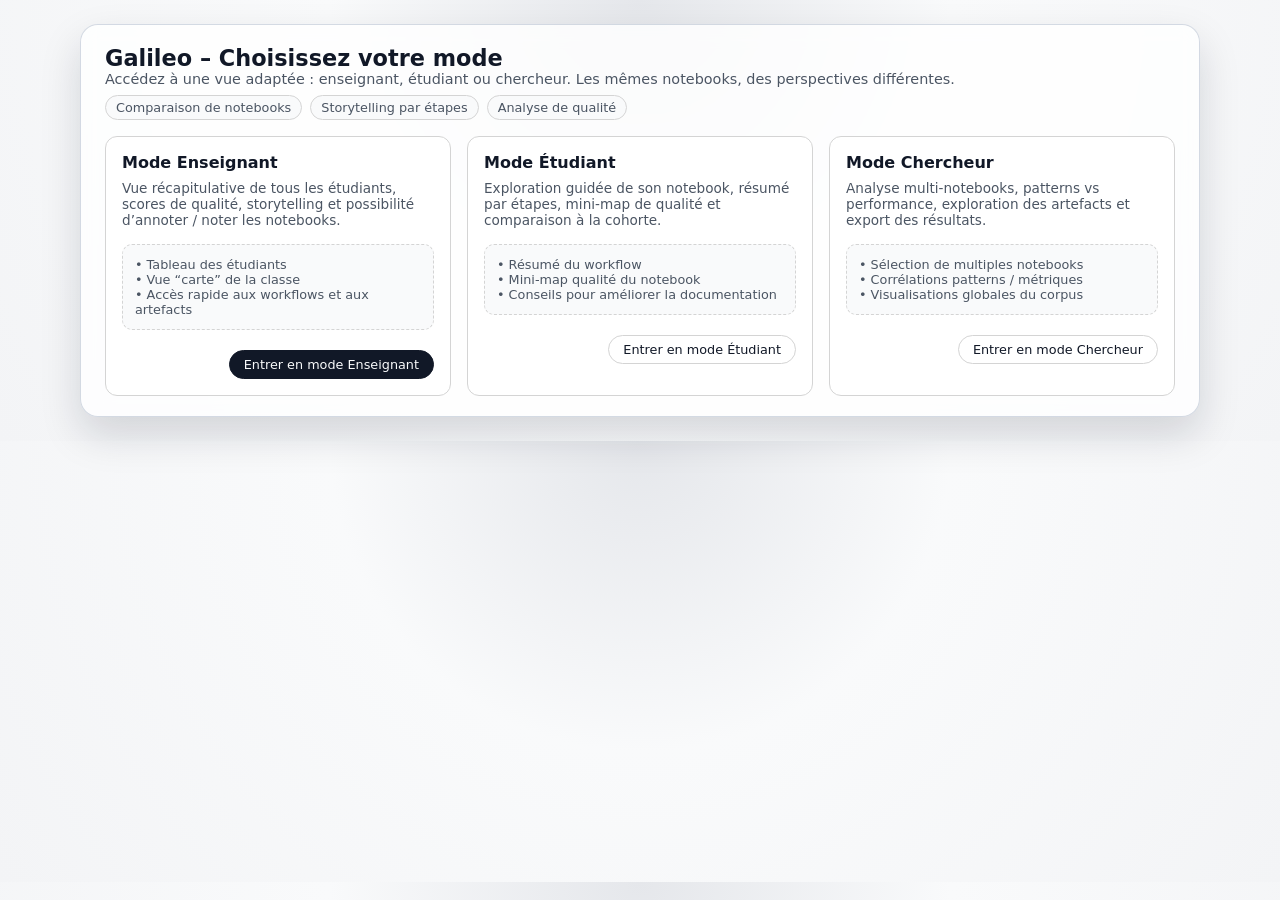
<file: index.html>
<!DOCTYPE html>
<html lang="fr">
<head>
  <meta charset="UTF-8" />
  <title>Galileo – Accueil</title>
  <meta name="viewport" content="width=device-width, initial-scale=1.0" />
  <style>
    :root {
      --bg: #f5f5f5;
      --panel: #ffffff;
      --border: #d4d4d4;
      --accent: #111827;
      --accent-soft: #e5e7eb;
      --text-main: #111827;
      --text-muted: #4b5563;
      --radius-lg: 12px;
    }

    * {
      box-sizing: border-box;
    }

    body {
      margin: 0;
      padding: 24px;
      font-family: system-ui, -apple-system, BlinkMacSystemFont, "Segoe UI", sans-serif;
      background: radial-gradient(circle at top, #e5e7eb 0, #f9fafb 40%, #f3f4f6 100%);
      color: var(--text-main);
    }

    .app {
      max-width: 1120px;
      margin: 0 auto;
      background: rgba(255, 255, 255, 0.8);
      backdrop-filter: blur(10px);
      border-radius: 18px;
      border: 1px solid rgba(148, 163, 184, 0.4);
      box-shadow: 0 18px 40px rgba(15, 23, 42, 0.15);
      padding: 20px 24px;
    }

    .header {
      display: flex;
      flex-direction: column;
      gap: 8px;
      margin-bottom: 16px;
    }

    .title-row {
      display: flex;
      justify-content: space-between;
      align-items: center;
      gap: 8px;
      flex-wrap: wrap;
    }

    h1 {
      font-size: 1.4rem;
      margin: 0;
    }

    .subtitle {
      font-size: 0.9rem;
      color: var(--text-muted);
      margin: 0;
    }

    .role-tags {
      display: flex;
      gap: 8px;
      flex-wrap: wrap;
    }

    .pill {
      border-radius: 999px;
      border: 1px solid var(--border);
      padding: 4px 10px;
      font-size: 0.8rem;
      background: #f9fafb;
      color: var(--text-muted);
    }

    .main {
      display: grid;
      grid-template-columns: repeat(3, minmax(0, 1fr));
      gap: 16px;
      margin-top: 16px;
    }

    @media (max-width: 900px) {
      .main {
        grid-template-columns: repeat(1, minmax(0, 1fr));
      }
    }

    .card {
      background: var(--panel);
      border-radius: var(--radius-lg);
      padding: 16px;
      border: 1px solid var(--border);
      display: flex;
      flex-direction: column;
      gap: 8px;
    }

    .card h2 {
      font-size: 1rem;
      margin: 0;
    }

    .card p {
      font-size: 0.85rem;
      color: var(--text-muted);
      margin: 0;
    }

    .placeholder-block {
      margin-top: 8px;
      border-radius: 10px;
      border: 1px dashed var(--border);
      background: #f9fafb;
      padding: 12px;
      font-size: 0.8rem;
      color: var(--text-muted);
    }

    .button-row {
      margin-top: 12px;
      display: flex;
      justify-content: flex-end;
    }

    .btn {
      border-radius: 999px;
      border: 1px solid var(--accent);
      padding: 6px 14px;
      font-size: 0.8rem;
      background: #111827;
      color: #f9fafb;
      cursor: pointer;
      text-decoration: none;
    }

    .btn-ghost {
      background: transparent;
      color: var(--accent);
      border-color: var(--border);
    }
  </style>
</head>
<body>
  <div class="app">
    <header class="header">
      <div class="title-row">
        <div>
          <h1>Galileo – Choisissez votre mode</h1>
          <p class="subtitle">
            Accédez à une vue adaptée : enseignant, étudiant ou chercheur. Les mêmes notebooks, des perspectives différentes.
          </p>
        </div>
      </div>
      <div class="role-tags">
        <span class="pill">Comparaison de notebooks</span>
        <span class="pill">Storytelling par étapes</span>
        <span class="pill">Analyse de qualité</span>
      </div>
    </header>

    <main class="main">
      <section class="card">
        <h2>Mode Enseignant</h2>
        <p>
          Vue récapitulative de tous les étudiants, scores de qualité, storytelling et possibilité d’annoter / noter les notebooks.
        </p>
        <div class="placeholder-block">
          • Tableau des étudiants<br />
          • Vue “carte” de la classe<br />
          • Accès rapide aux workflows et aux artefacts
        </div>
        <div class="button-row">
          <a href="teacher_overview.html" class="btn">Entrer en mode Enseignant</a>
        </div>
      </section>

      <section class="card">
        <h2>Mode Étudiant</h2>
        <p>
          Exploration guidée de son notebook, résumé par étapes, mini-map de qualité et comparaison à la cohorte.
        </p>
        <div class="placeholder-block">
          • Résumé du workflow<br />
          • Mini-map qualité du notebook<br />
          • Conseils pour améliorer la documentation
        </div>
        <div class="button-row">
          <a href="student_dashboard.html" class="btn btn-ghost">Entrer en mode Étudiant</a>
        </div>
      </section>

      <section class="card">
        <h2>Mode Chercheur</h2>
        <p>
          Analyse multi-notebooks, patterns vs performance, exploration des artefacts et export des résultats.
        </p>
        <div class="placeholder-block">
          • Sélection de multiples notebooks<br />
          • Corrélations patterns / métriques<br />
          • Visualisations globales du corpus
        </div>
        <div class="button-row">
          <a href="researcher_dashboard.html" class="btn btn-ghost">Entrer en mode Chercheur</a>
        </div>
      </section>
    </main>
  </div>
</body>
</html>
</file>
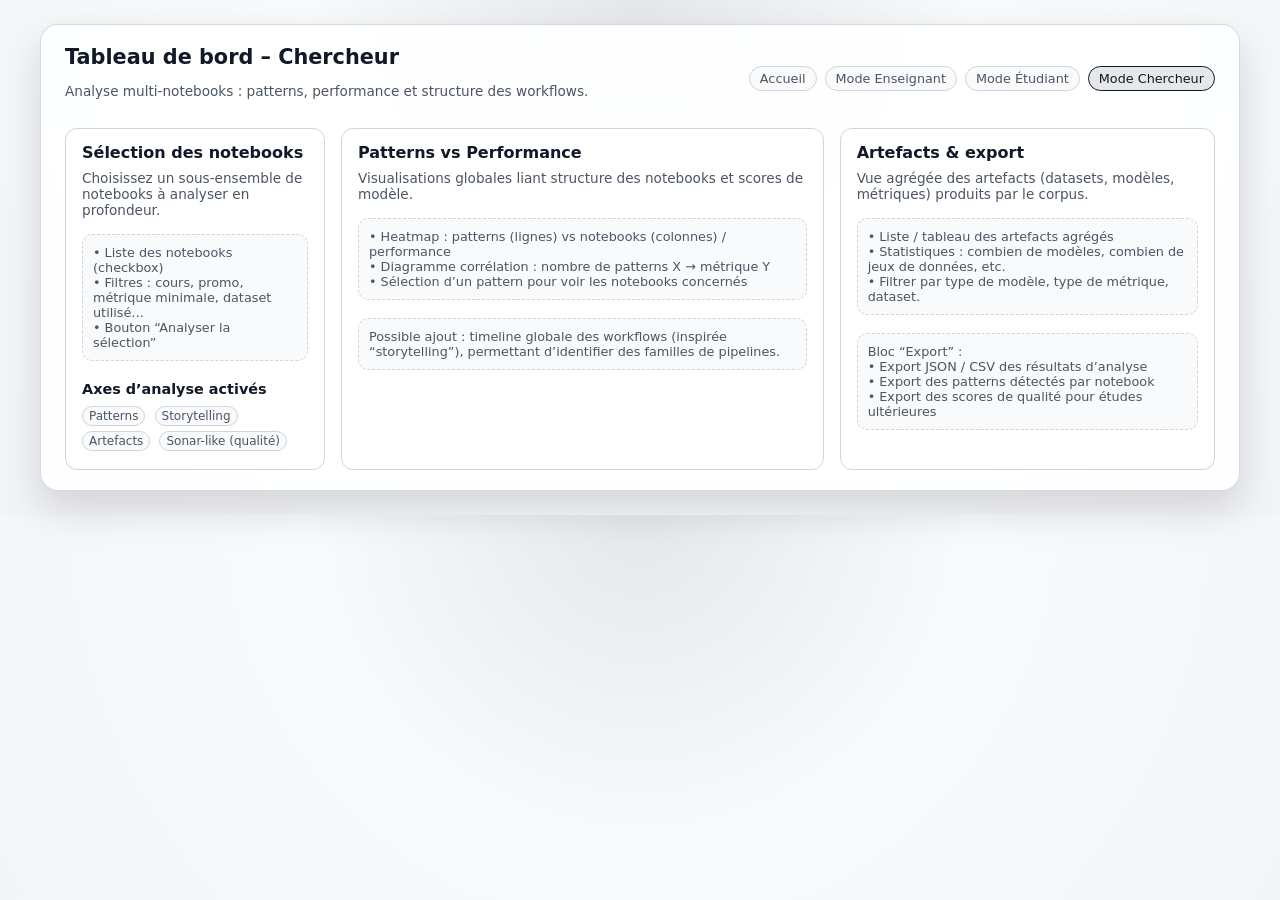
<file: researcher_dashboard.html>
<!DOCTYPE html>
<html lang="fr">
<head>
  <meta charset="UTF-8" />
  <title>Galileo – Tableau de bord Chercheur</title>
  <meta name="viewport" content="width=device-width, initial-scale=1.0" />
  <style>
    :root {
      --bg: #f5f5f5;
      --panel: #ffffff;
      --border: #d4d4d4;
      --accent: #111827;
      --text-main: #111827;
      --text-muted: #4b5563;
      --radius-lg: 12px;
    }

    * { box-sizing: border-box; }

    body {
      margin: 0;
      padding: 24px;
      font-family: system-ui, -apple-system, BlinkMacSystemFont, "Segoe UI", sans-serif;
      background: radial-gradient(circle at top, #e5e7eb 0, #f9fafb 40%, #f3f4f6 100%);
      color: var(--text-main);
    }

    .app {
      max-width: 1200px;
      margin: 0 auto;
      background: rgba(255, 255, 255, 0.9);
      border-radius: 18px;
      border: 1px solid rgba(148, 163, 184, 0.4);
      box-shadow: 0 18px 40px rgba(15, 23, 42, 0.15);
      padding: 20px 24px;
      display: flex;
      flex-direction: column;
      gap: 16px;
    }

    header {
      display: flex;
      justify-content: space-between;
      gap: 12px;
      flex-wrap: wrap;
      align-items: center;
    }

    h1 {
      margin: 0;
      font-size: 1.3rem;
    }

    .subtitle {
      font-size: 0.85rem;
      color: var(--text-muted);
    }

    .nav {
      display: flex;
      gap: 8px;
      align-items: center;
      flex-wrap: wrap;
    }

    .pill {
      border-radius: 999px;
      border: 1px solid var(--border);
      padding: 4px 10px;
      font-size: 0.8rem;
      background: #f9fafb;
      color: var(--text-muted);
      text-decoration: none;
    }

    .pill-strong {
      border-color: #111827;
      color: #111827;
      background: #e5e7eb;
    }

    .layout {
      display: grid;
      grid-template-columns: 260px minmax(0, 1.8fr) minmax(0, 1.4fr);
      gap: 16px;
    }

    @media (max-width: 1100px) {
      .layout {
        grid-template-columns: 1fr;
      }
    }

    .card {
      background: var(--panel);
      border-radius: var(--radius-lg);
      border: 1px solid var(--border);
      padding: 14px 16px;
      display: flex;
      flex-direction: column;
      gap: 8px;
    }

    .card h2 {
      margin: 0;
      font-size: 1rem;
    }

    .card p {
      margin: 0;
      font-size: 0.85rem;
      color: var(--text-muted);
    }

    .placeholder {
      margin-top: 8px;
      padding: 10px;
      font-size: 0.8rem;
      border-radius: 10px;
      border: 1px dashed var(--border);
      background: #f9fafb;
      color: var(--text-muted);
    }

    .tag {
      border-radius: 999px;
      padding: 2px 6px;
      border: 1px solid var(--border);
      font-size: 0.75rem;
      background: #f9fafb;
      color: var(--text-muted);
      display: inline-block;
      margin-right: 4px;
      margin-bottom: 4px;
    }
  </style>
</head>
<body>
  <div class="app">
    <header>
      <div>
        <h1>Tableau de bord – Chercheur</h1>
        <p class="subtitle">
          Analyse multi-notebooks : patterns, performance et structure des workflows.
        </p>
      </div>
      <nav class="nav">
        <a href="homepage.html" class="pill">Accueil</a>
        <a href="teacher_overview.html" class="pill">Mode Enseignant</a>
        <a href="student_dashboard.html" class="pill">Mode Étudiant</a>
        <span class="pill pill-strong">Mode Chercheur</span>
      </nav>
    </header>

    <main class="layout">
      <section class="card">
        <h2>Sélection des notebooks</h2>
        <p>Choisissez un sous-ensemble de notebooks à analyser en profondeur.</p>

        <div class="placeholder">
          • Liste des notebooks (checkbox)<br />
          • Filtres : cours, promo, métrique minimale, dataset utilisé…<br />
          • Bouton “Analyser la sélection”
        </div>

        <h2 style="font-size: 0.9rem; margin-top: 12px;">Axes d’analyse activés</h2>
        <div>
          <span class="tag">Patterns</span>
          <span class="tag">Storytelling</span>
          <span class="tag">Artefacts</span>
          <span class="tag">Sonar-like (qualité)</span>
        </div>
      </section>

      <section class="card">
        <h2>Patterns vs Performance</h2>
        <p>Visualisations globales liant structure des notebooks et scores de modèle.</p>

        <div class="placeholder">
          • Heatmap : patterns (lignes) vs notebooks (colonnes) / performance<br />
          • Diagramme corrélation : nombre de patterns X → métrique Y<br />
          • Sélection d’un pattern pour voir les notebooks concernés
        </div>

        <div class="placeholder" style="margin-top: 10px;">
          Possible ajout : timeline globale des workflows (inspirée “storytelling”),
          permettant d’identifier des familles de pipelines.
        </div>
      </section>

      <section class="card">
        <h2>Artefacts & export</h2>
        <p>Vue agrégée des artefacts (datasets, modèles, métriques) produits par le corpus.</p>

        <div class="placeholder">
          • Liste / tableau des artefacts agrégés<br />
          • Statistiques : combien de modèles, combien de jeux de données, etc.<br />
          • Filtrer par type de modèle, type de métrique, dataset.
        </div>

        <div class="placeholder" style="margin-top: 10px;">
          Bloc “Export” :<br />
          • Export JSON / CSV des résultats d’analyse<br />
          • Export des patterns détectés par notebook<br />
          • Export des scores de qualité pour études ultérieures
        </div>
      </section>
    </main>
  </div>
</body>
</html>
</file>
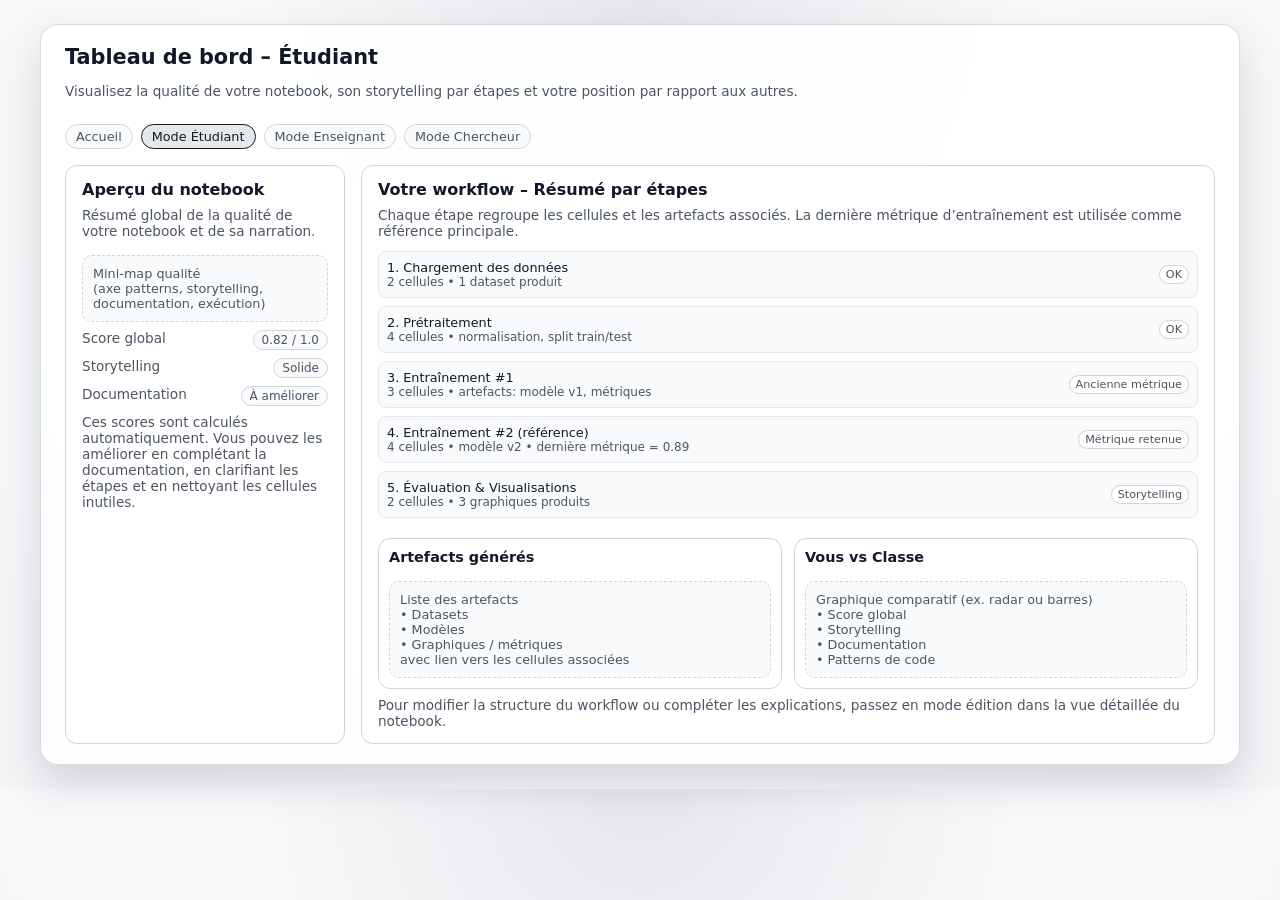
<file: student_dashboard.html>
<!DOCTYPE html>
<html lang="fr">
<head>
  <meta charset="UTF-8" />
  <title>Galileo – Tableau de bord Étudiant</title>
  <meta name="viewport" content="width=device-width, initial-scale=1.0" />
  <style>
    :root {
      --bg: #f5f5f5;
      --panel: #ffffff;
      --border: #d4d4d4;
      --accent: #111827;
      --text-main: #111827;
      --text-muted: #4b5563;
      --radius-lg: 12px;
    }

    * { box-sizing: border-box; }

    body {
      margin: 0;
      padding: 24px;
      font-family: system-ui, -apple-system, BlinkMacSystemFont, "Segoe UI", sans-serif;
      background: radial-gradient(circle at top, #e5e7eb 0, #f9fafb 40%, #f3f4f6 100%);
      color: var(--text-main);
    }

    .app {
      max-width: 1200px;
      margin: 0 auto;
      background: rgba(255, 255, 255, 0.9);
      border-radius: 18px;
      border: 1px solid rgba(148, 163, 184, 0.4);
      box-shadow: 0 18px 40px rgba(15, 23, 42, 0.15);
      padding: 20px 24px;
      display: flex;
      flex-direction: column;
      gap: 16px;
    }

    header {
      display: flex;
      justify-content: space-between;
      gap: 12px;
      flex-wrap: wrap;
    }

    h1 {
      margin: 0;
      font-size: 1.3rem;
    }

    .subtitle {
      font-size: 0.85rem;
      color: var(--text-muted);
    }

    .nav {
      display: flex;
      gap: 8px;
      align-items: center;
      flex-wrap: wrap;
    }

    .pill {
      border-radius: 999px;
      border: 1px solid var(--border);
      padding: 4px 10px;
      font-size: 0.8rem;
      background: #f9fafb;
      color: var(--text-muted);
      text-decoration: none;
    }

    .pill-strong {
      border-color: #111827;
      color: #111827;
      background: #e5e7eb;
    }

    .layout {
      display: grid;
      grid-template-columns: 280px minmax(0, 1fr);
      gap: 16px;
    }

    @media (max-width: 900px) {
      .layout {
        grid-template-columns: 1fr;
      }
    }

    .card {
      background: var(--panel);
      border-radius: var(--radius-lg);
      border: 1px solid var(--border);
      padding: 14px 16px;
      display: flex;
      flex-direction: column;
      gap: 8px;
    }

    .card h2 {
      margin: 0;
      font-size: 1rem;
    }

    .card p {
      margin: 0;
      font-size: 0.85rem;
      color: var(--text-muted);
    }

    .placeholder {
      margin-top: 8px;
      padding: 10px;
      font-size: 0.8rem;
      border-radius: 10px;
      border: 1px dashed var(--border);
      background: #f9fafb;
      color: var(--text-muted);
    }

    .grid-2 {
      display: grid;
      grid-template-columns: repeat(2, minmax(0, 1fr));
      gap: 12px;
    }

    @media (max-width: 900px) {
      .grid-2 {
        grid-template-columns: 1fr;
      }
    }

    .score-row {
      display: flex;
      justify-content: space-between;
      font-size: 0.85rem;
      color: var(--text-muted);
    }

    .score-badge {
      border-radius: 999px;
      padding: 2px 8px;
      border: 1px solid var(--border);
      font-size: 0.75rem;
      background: #f9fafb;
    }

    .steps {
      display: flex;
      flex-direction: column;
      gap: 8px;
      margin-top: 4px;
    }

    .step {
      padding: 8px;
      border-radius: 8px;
      border: 1px solid #e5e7eb;
      background: #f9fafb;
      font-size: 0.8rem;
      display: flex;
      justify-content: space-between;
      align-items: center;
      gap: 8px;
    }

    .step-title {
      font-weight: 500;
    }

    .step-meta {
      font-size: 0.75rem;
      color: var(--text-muted);
    }

    .tag {
      border-radius: 999px;
      border: 1px solid var(--border);
      padding: 2px 6px;
      font-size: 0.7rem;
      background: #ffffff;
      color: var(--text-muted);
    }

    .footer-hint {
      margin-top: 8px;
      font-size: 0.8rem;
      color: var(--text-muted);
    }
  </style>
</head>
<body>
  <div class="app">
    <header>
      <div>
        <h1>Tableau de bord – Étudiant</h1>
        <p class="subtitle">
          Visualisez la qualité de votre notebook, son storytelling par étapes et votre position par rapport aux autres.
        </p>
      </div>
      <nav class="nav">
        <a href="homepage.html" class="pill">Accueil</a>
        <span class="pill pill-strong">Mode Étudiant</span>
        <a href="teacher_overview.html" class="pill">Mode Enseignant</a>
        <a href="researcher_dashboard.html" class="pill">Mode Chercheur</a>
      </nav>
    </header>

    <main class="layout">
      <!-- Colonne gauche : aperçu & mini-map -->
      <section class="card">
        <h2>Aperçu du notebook</h2>
        <p>Résumé global de la qualité de votre notebook et de sa narration.</p>

        <div class="placeholder">
          Mini-map qualité<br />
          (axe patterns, storytelling, documentation, exécution)
        </div>

        <div class="score-row">
          <span>Score global</span>
          <span class="score-badge">0.82 / 1.0</span>
        </div>
        <div class="score-row">
          <span>Storytelling</span>
          <span class="score-badge">Solide</span>
        </div>
        <div class="score-row">
          <span>Documentation</span>
          <span class="score-badge">À améliorer</span>
        </div>

        <p class="footer-hint">
          Ces scores sont calculés automatiquement. Vous pouvez les améliorer en complétant la documentation,
          en clarifiant les étapes et en nettoyant les cellules inutiles.
        </p>
      </section>

      <!-- Colonne droite : workflow, artefacts, comparaison -->
      <section class="card">
        <h2>Votre workflow – Résumé par étapes</h2>
        <p>
          Chaque étape regroupe les cellules et les artefacts associés. La dernière métrique d’entraînement est utilisée
          comme référence principale.
        </p>

        <div class="steps">
          <div class="step">
            <div>
              <div class="step-title">1. Chargement des données</div>
              <div class="step-meta">2 cellules • 1 dataset produit</div>
            </div>
            <span class="tag">OK</span>
          </div>
          <div class="step">
            <div>
              <div class="step-title">2. Prétraitement</div>
              <div class="step-meta">4 cellules • normalisation, split train/test</div>
            </div>
            <span class="tag">OK</span>
          </div>
          <div class="step">
            <div>
              <div class="step-title">3. Entraînement #1</div>
              <div class="step-meta">3 cellules • artefacts: modèle v1, métriques</div>
            </div>
            <span class="tag">Ancienne métrique</span>
          </div>
          <div class="step">
            <div>
              <div class="step-title">4. Entraînement #2 (référence)</div>
              <div class="step-meta">
                4 cellules • modèle v2 • dernière métrique = 0.89
              </div>
            </div>
            <span class="tag">Métrique retenue</span>
          </div>
          <div class="step">
            <div>
              <div class="step-title">5. Évaluation & Visualisations</div>
              <div class="step-meta">2 cellules • 3 graphiques produits</div>
            </div>
            <span class="tag">Storytelling</span>
          </div>
        </div>

        <div class="grid-2" style="margin-top: 12px;">
          <div class="card" style="padding: 10px;">
            <h2 style="font-size: 0.9rem;">Artefacts générés</h2>
            <div class="placeholder">
              Liste des artefacts<br />
              • Datasets<br />
              • Modèles<br />
              • Graphiques / métriques<br />
              avec lien vers les cellules associées
            </div>
          </div>
          <div class="card" style="padding: 10px;">
            <h2 style="font-size: 0.9rem;">Vous vs Classe</h2>
            <div class="placeholder">
              Graphique comparatif (ex. radar ou barres)<br />
              • Score global<br />
              • Storytelling<br />
              • Documentation<br />
              • Patterns de code
            </div>
          </div>
        </div>

        <p class="footer-hint">
          Pour modifier la structure du workflow ou compléter les explications,
          passez en mode édition dans la vue détaillée du notebook.
        </p>
      </section>
    </main>
  </div>
</body>
</html>
</file>
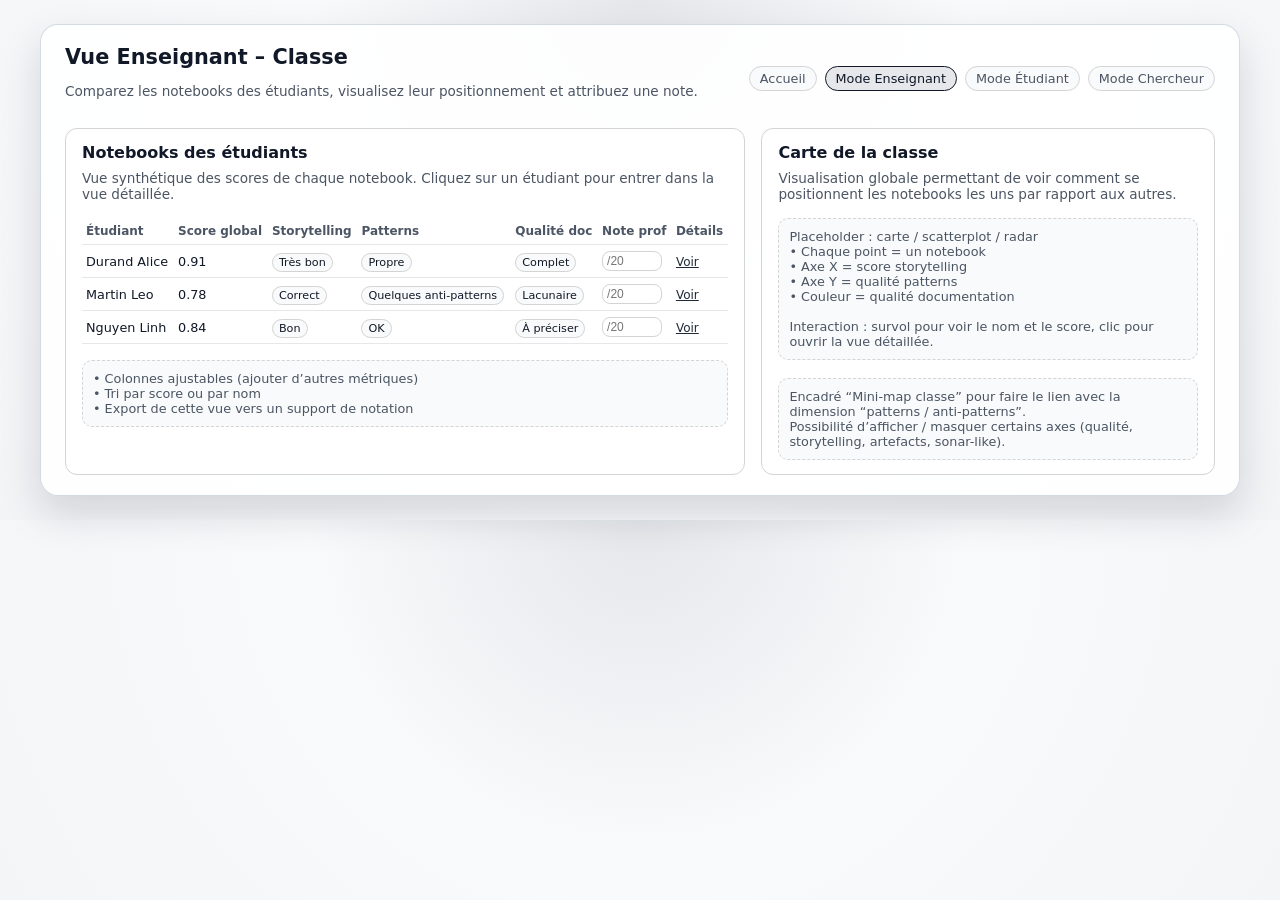
<file: teacher_overview.html>
<!DOCTYPE html>
<html lang="fr">
<head>
  <meta charset="UTF-8" />
  <title>Galileo – Vue Enseignant (classe)</title>
  <meta name="viewport" content="width=device-width, initial-scale=1.0" />
  <style>
    :root {
      --bg: #f5f5f5;
      --panel: #ffffff;
      --border: #d4d4d4;
      --accent: #111827;
      --text-main: #111827;
      --text-muted: #4b5563;
      --radius-lg: 12px;
    }

    * { box-sizing: border-box; }

    body {
      margin: 0;
      padding: 24px;
      font-family: system-ui, -apple-system, BlinkMacSystemFont, "Segoe UI", sans-serif;
      background: radial-gradient(circle at top, #e5e7eb 0, #f9fafb 40%, #f3f4f6 100%);
      color: var(--text-main);
    }

    .app {
      max-width: 1200px;
      margin: 0 auto;
      background: rgba(255, 255, 255, 0.9);
      border-radius: 18px;
      border: 1px solid rgba(148, 163, 184, 0.4);
      box-shadow: 0 18px 40px rgba(15, 23, 42, 0.15);
      padding: 20px 24px;
      display: flex;
      flex-direction: column;
      gap: 16px;
    }

    header {
      display: flex;
      justify-content: space-between;
      gap: 12px;
      flex-wrap: wrap;
      align-items: center;
    }

    h1 {
      margin: 0;
      font-size: 1.3rem;
    }

    .subtitle {
      font-size: 0.85rem;
      color: var(--text-muted);
    }

    .nav {
      display: flex;
      gap: 8px;
      align-items: center;
      flex-wrap: wrap;
    }

    .pill {
      border-radius: 999px;
      border: 1px solid var(--border);
      padding: 4px 10px;
      font-size: 0.8rem;
      background: #f9fafb;
      color: var(--text-muted);
      text-decoration: none;
    }

    .pill-strong {
      border-color: #111827;
      color: #111827;
      background: #e5e7eb;
    }

    .layout {
      display: grid;
      grid-template-columns: 3fr 2fr;
      gap: 16px;
    }

    @media (max-width: 1000px) {
      .layout {
        grid-template-columns: 1fr;
      }
    }

    .card {
      background: var(--panel);
      border-radius: var(--radius-lg);
      border: 1px solid var(--border);
      padding: 14px 16px;
      display: flex;
      flex-direction: column;
      gap: 8px;
    }

    .card h2 {
      margin: 0;
      font-size: 1rem;
    }

    .card p {
      margin: 0;
      font-size: 0.85rem;
      color: var(--text-muted);
    }

    table {
      width: 100%;
      border-collapse: collapse;
      font-size: 0.8rem;
      margin-top: 8px;
    }

    th, td {
      border-bottom: 1px solid #e5e7eb;
      padding: 6px 4px;
      text-align: left;
    }

    th {
      font-size: 0.75rem;
      color: var(--text-muted);
    }

    tr:hover td {
      background: #f9fafb;
    }

    .badge {
      border-radius: 999px;
      padding: 2px 6px;
      border: 1px solid var(--border);
      font-size: 0.7rem;
      background: #f9fafb;
    }

    .placeholder {
      margin-top: 8px;
      padding: 10px;
      font-size: 0.8rem;
      border-radius: 10px;
      border: 1px dashed var(--border);
      background: #f9fafb;
      color: var(--text-muted);
    }

    .note-input {
      width: 60px;
      padding: 2px 4px;
      font-size: 0.75rem;
      border-radius: 8px;
      border: 1px solid var(--border);
    }

    .link {
      font-size: 0.75rem;
      color: #1f2937;
      text-decoration: underline;
      cursor: pointer;
    }
  </style>
</head>
<body>
  <div class="app">
    <header>
      <div>
        <h1>Vue Enseignant – Classe</h1>
        <p class="subtitle">
          Comparez les notebooks des étudiants, visualisez leur positionnement et attribuez une note.
        </p>
      </div>
      <nav class="nav">
        <a href="homepage.html" class="pill">Accueil</a>
        <span class="pill pill-strong">Mode Enseignant</span>
        <a href="student_dashboard.html" class="pill">Mode Étudiant</a>
        <a href="researcher_dashboard.html" class="pill">Mode Chercheur</a>
      </nav>
    </header>

    <main class="layout">
      <!-- Tableau des étudiants -->
      <section class="card">
        <h2>Notebooks des étudiants</h2>
        <p>
          Vue synthétique des scores de chaque notebook. Cliquez sur un étudiant pour entrer dans la vue détaillée.
        </p>

        <table>
          <thead>
            <tr>
              <th>Étudiant</th>
              <th>Score global</th>
              <th>Storytelling</th>
              <th>Patterns</th>
              <th>Qualité doc</th>
              <th>Note prof</th>
              <th>Détails</th>
            </tr>
          </thead>
          <tbody>
            <tr>
              <td>Durand Alice</td>
              <td>0.91</td>
              <td><span class="badge">Très bon</span></td>
              <td><span class="badge">Propre</span></td>
              <td><span class="badge">Complet</span></td>
              <td><input class="note-input" placeholder="/20" /></td>
              <td><a href="teacher_student_notebook.html" class="link">Voir</a></td>
            </tr>
            <tr>
              <td>Martin Leo</td>
              <td>0.78</td>
              <td><span class="badge">Correct</span></td>
              <td><span class="badge">Quelques anti-patterns</span></td>
              <td><span class="badge">Lacunaire</span></td>
              <td><input class="note-input" placeholder="/20" /></td>
              <td><a href="teacher_student_notebook.html" class="link">Voir</a></td>
            </tr>
            <tr>
              <td>Nguyen Linh</td>
              <td>0.84</td>
              <td><span class="badge">Bon</span></td>
              <td><span class="badge">OK</span></td>
              <td><span class="badge">À préciser</span></td>
              <td><input class="note-input" placeholder="/20" /></td>
              <td><a href="teacher_student_notebook.html" class="link">Voir</a></td>
            </tr>
          </tbody>
        </table>

        <div class="placeholder">
          • Colonnes ajustables (ajouter d’autres métriques)<br />
          • Tri par score ou par nom<br />
          • Export de cette vue vers un support de notation
        </div>
      </section>

      <!-- Carte comparative / minimap classe -->
      <section class="card">
        <h2>Carte de la classe</h2>
        <p>
          Visualisation globale permettant de voir comment se positionnent les notebooks les uns par rapport aux autres.
        </p>

        <div class="placeholder">
          Placeholder : carte / scatterplot / radar<br />
          • Chaque point = un notebook<br />
          • Axe X = score storytelling<br />
          • Axe Y = qualité patterns<br />
          • Couleur = qualité documentation<br /><br />
          Interaction : survol pour voir le nom et le score, clic pour ouvrir la vue détaillée.
        </div>

        <div class="placeholder" style="margin-top: 10px;">
          Encadré “Mini-map classe” pour faire le lien avec la dimension “patterns / anti-patterns”.<br />
          Possibilité d’afficher / masquer certains axes (qualité, storytelling, artefacts, sonar-like).
        </div>
      </section>
    </main>
  </div>
</body>
</html>
</file>
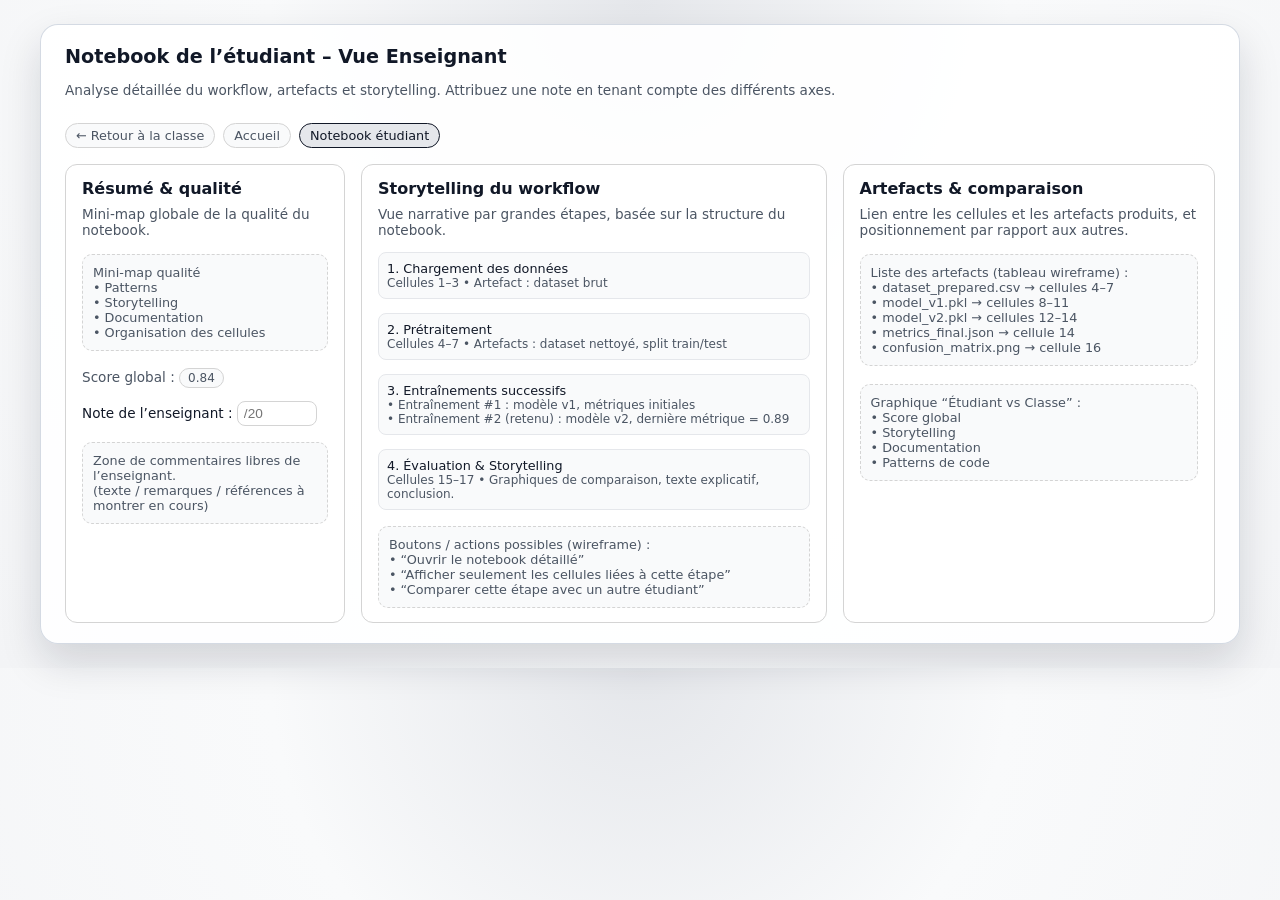
<file: teacher_student_notebook.html>
<!DOCTYPE html>
<html lang="fr">
<head>
  <meta charset="UTF-8" />
  <title>Galileo – Notebook d’un étudiant (enseignant)</title>
  <meta name="viewport" content="width=device-width, initial-scale=1.0" />
  <style>
    :root {
      --bg: #f5f5f5;
      --panel: #ffffff;
      --border: #d4d4d4;
      --accent: #111827;
      --text-main: #111827;
      --text-muted: #4b5563;
      --radius-lg: 12px;
    }

    * { box-sizing: border-box; }

    body {
      margin: 0;
      padding: 24px;
      font-family: system-ui, -apple-system, BlinkMacSystemFont, "Segoe UI", sans-serif;
      background: radial-gradient(circle at top, #e5e7eb 0, #f9fafb 40%, #f3f4f6 100%);
      color: var(--text-main);
    }

    .app {
      max-width: 1200px;
      margin: 0 auto;
      background: rgba(255, 255, 255, 0.9);
      border-radius: 18px;
      border: 1px solid rgba(148, 163, 184, 0.4);
      box-shadow: 0 18px 40px rgba(15, 23, 42, 0.15);
      padding: 20px 24px;
      display: flex;
      flex-direction: column;
      gap: 16px;
    }

    header {
      display: flex;
      justify-content: space-between;
      gap: 12px;
      flex-wrap: wrap;
      align-items: center;
    }

    h1 {
      margin: 0;
      font-size: 1.2rem;
    }

    .subtitle {
      font-size: 0.85rem;
      color: var(--text-muted);
    }

    .nav {
      display: flex;
      gap: 8px;
      align-items: center;
      flex-wrap: wrap;
    }

    .pill {
      border-radius: 999px;
      border: 1px solid var(--border);
      padding: 4px 10px;
      font-size: 0.8rem;
      background: #f9fafb;
      color: var(--text-muted);
      text-decoration: none;
    }

    .pill-strong {
      border-color: #111827;
      color: #111827;
      background: #e5e7eb;
    }

    .layout {
      display: grid;
      grid-template-columns: 280px minmax(0, 1.5fr) minmax(0, 1.2fr);
      gap: 16px;
    }

    @media (max-width: 1100px) {
      .layout {
        grid-template-columns: 1fr;
      }
    }

    .card {
      background: var(--panel);
      border-radius: var(--radius-lg);
      border: 1px solid var(--border);
      padding: 14px 16px;
      display: flex;
      flex-direction: column;
      gap: 8px;
    }

    .card h2 {
      margin: 0;
      font-size: 1rem;
    }

    .card p {
      margin: 0;
      font-size: 0.85rem;
      color: var(--text-muted);
    }

    .placeholder {
      margin-top: 8px;
      padding: 10px;
      font-size: 0.8rem;
      border-radius: 10px;
      border: 1px dashed var(--border);
      background: #f9fafb;
      color: var(--text-muted);
    }

    .score-badge {
      border-radius: 999px;
      padding: 2px 8px;
      border: 1px solid var(--border);
      font-size: 0.75rem;
      background: #f9fafb;
    }

    .note-input {
      width: 80px;
      padding: 4px 6px;
      font-size: 0.85rem;
      border-radius: 8px;
      border: 1px solid var(--border);
    }

    .step {
      padding: 8px;
      border-radius: 8px;
      border: 1px solid #e5e7eb;
      background: #f9fafb;
      font-size: 0.8rem;
      margin-top: 6px;
    }

    .step-title {
      font-weight: 500;
    }

    .step-meta {
      font-size: 0.75rem;
      color: var(--text-muted);
    }
  </style>
</head>
<body>
  <div class="app">
    <header>
      <div>
        <h1>Notebook de l’étudiant – Vue Enseignant</h1>
        <p class="subtitle">
          Analyse détaillée du workflow, artefacts et storytelling. Attribuez une note en tenant compte des différents axes.
        </p>
      </div>
      <nav class="nav">
        <a href="teacher_overview.html" class="pill">← Retour à la classe</a>
        <a href="homepage.html" class="pill">Accueil</a>
        <span class="pill pill-strong">Notebook étudiant</span>
      </nav>
    </header>

    <main class="layout">
      <!-- Colonne 1 : mini-map + note prof -->
      <section class="card">
        <h2>Résumé & qualité</h2>
        <p>Mini-map globale de la qualité du notebook.</p>

        <div class="placeholder">
          Mini-map qualité<br />
          • Patterns<br />
          • Storytelling<br />
          • Documentation<br />
          • Organisation des cellules
        </div>

        <p style="font-size: 0.85rem; margin-top: 10px;">
          Score global : <span class="score-badge">0.84</span>
        </p>

        <label style="font-size: 0.85rem; margin-top: 8px;">
          Note de l’enseignant :
          <input class="note-input" placeholder="/20" />
        </label>

        <div class="placeholder" style="margin-top: 8px;">
          Zone de commentaires libres de l’enseignant.<br />
          (texte / remarques / références à montrer en cours)
        </div>
      </section>

      <!-- Colonne 2 : storytelling par étapes -->
      <section class="card">
        <h2>Storytelling du workflow</h2>
        <p>Vue narrative par grandes étapes, basée sur la structure du notebook.</p>

        <div class="step">
          <div class="step-title">1. Chargement des données</div>
          <div class="step-meta">Cellules 1–3 • Artefact : dataset brut</div>
        </div>
        <div class="step">
          <div class="step-title">2. Prétraitement</div>
          <div class="step-meta">Cellules 4–7 • Artefacts : dataset nettoyé, split train/test</div>
        </div>
        <div class="step">
          <div class="step-title">3. Entraînements successifs</div>
          <div class="step-meta">
            • Entraînement #1 : modèle v1, métriques initiales<br />
            • Entraînement #2 (retenu) : modèle v2, dernière métrique = 0.89
          </div>
        </div>
        <div class="step">
          <div class="step-title">4. Évaluation & Storytelling</div>
          <div class="step-meta">
            Cellules 15–17 • Graphiques de comparaison, texte explicatif, conclusion.
          </div>
        </div>

        <div class="placeholder">
          Boutons / actions possibles (wireframe) :<br />
          • “Ouvrir le notebook détaillé”<br />
          • “Afficher seulement les cellules liées à cette étape”<br />
          • “Comparer cette étape avec un autre étudiant”
        </div>
      </section>

      <!-- Colonne 3 : artefacts + comparaison -->
      <section class="card">
        <h2>Artefacts & comparaison</h2>
        <p>Lien entre les cellules et les artefacts produits, et positionnement par rapport aux autres.</p>

        <div class="placeholder">
          Liste des artefacts (tableau wireframe) :<br />
          • dataset_prepared.csv → cellules 4–7<br />
          • model_v1.pkl → cellules 8–11<br />
          • model_v2.pkl → cellules 12–14<br />
          • metrics_final.json → cellule 14<br />
          • confusion_matrix.png → cellule 16
        </div>

        <div class="placeholder" style="margin-top: 10px;">
          Graphique “Étudiant vs Classe” :<br />
          • Score global<br />
          • Storytelling<br />
          • Documentation<br />
          • Patterns de code
        </div>
      </section>
    </main>
  </div>
</body>
</html>
</file>
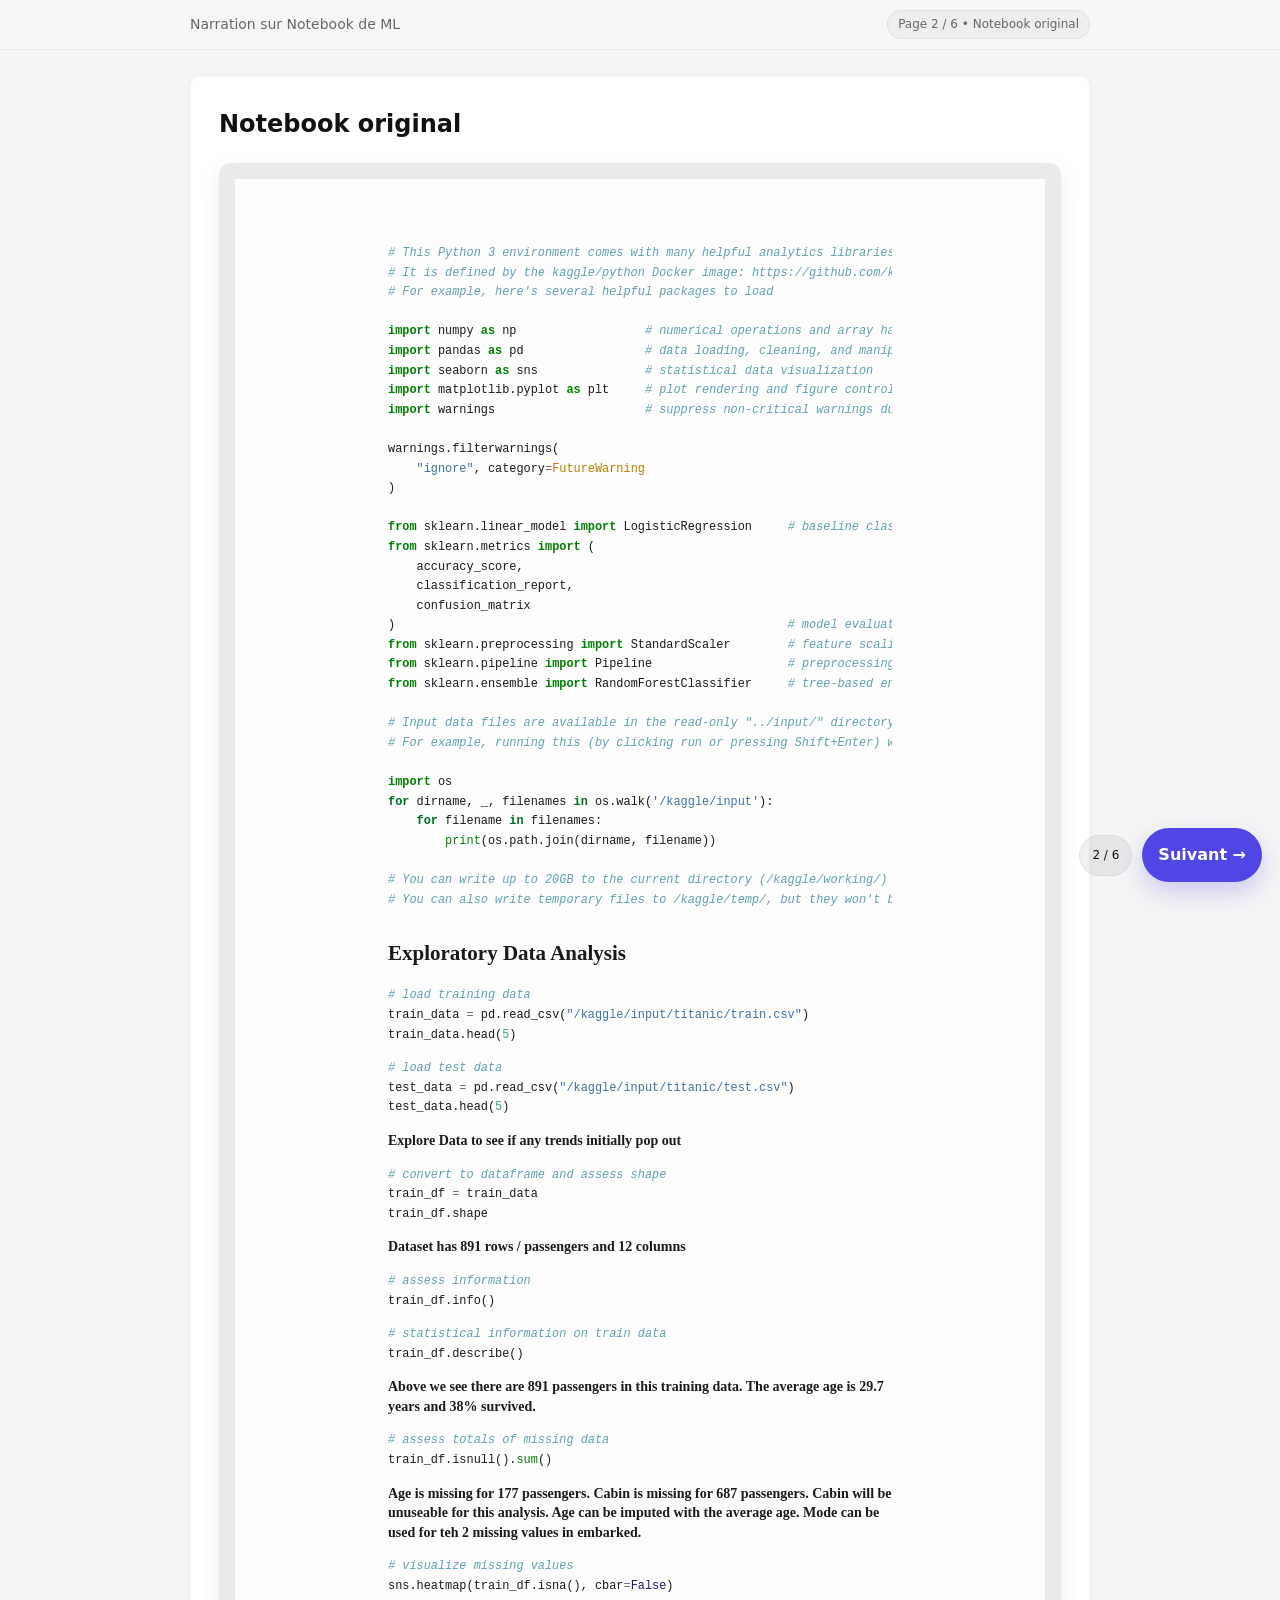
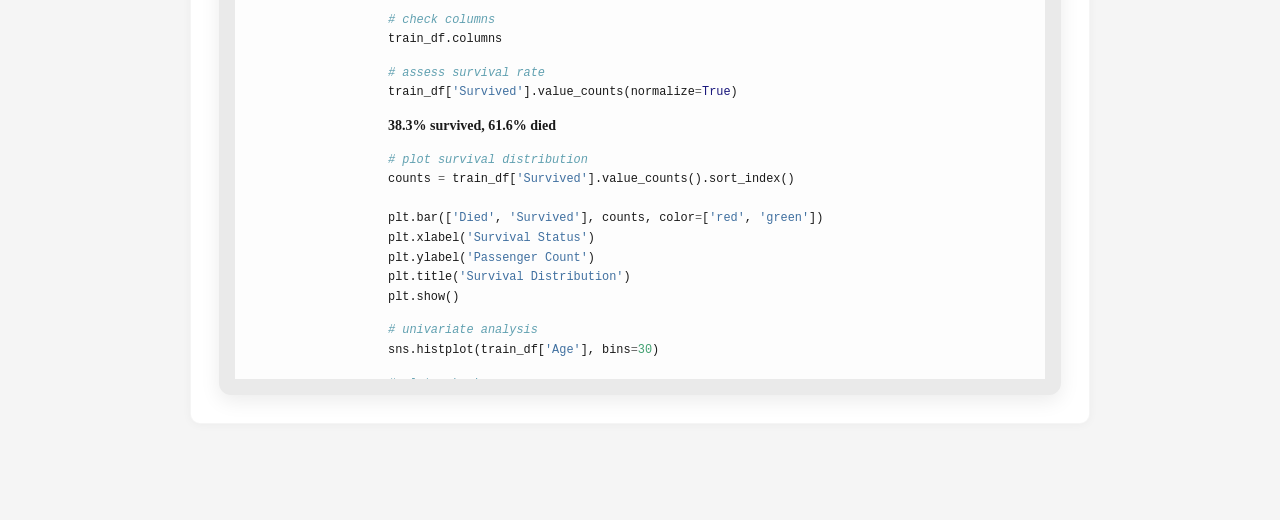
<file: PR_Maquette_V3/notebook1.html>
<!doctype html>
<html lang="fr">
<head>
  <meta charset="utf-8" />
  <meta name="viewport" content="width=device-width, initial-scale=1" />
  <title>Notebook original (1)</title>
  <link rel="stylesheet" href="./assets/style.css" />

  <style>
    /* Rend l'iframe "comme une page notebook" dans ta carte */
    .nbFrameWrap {
      background: #eaeaea;              /* fond autour du notebook */
      padding: 16px;
      border-radius: 12px;
      box-shadow: 0 6px 20px rgba(0,0,0,0.08);
    }

    body {
      background: #f5f5f5; /* fond Jupyter */
    }
    .nbFrame{
      width: 100%;
      height: 200vh;         /* ajuste si tu veux plus/moins haut */
      border: 0;
      display: block;
      background: #fff;
    }
  </style>
</head>
<body>
<header>
  <div class="inner">
    <div class="title">Narration sur Notebook de ML</div>
    <div class="badge">Page 2 / 6 • Notebook original</div>
  </div>
</header>

<main>
  <div class="container">
    <h2>Notebook original</h2>

    <div class="nbFrameWrap">
      <!-- Technique 1 : on affiche le notebook exporté HTML -->
      <iframe
        class="nbFrame"
        src="./assets/notebook.html"
        title="Notebook Titanic (HTML export)"
        loading="lazy">
      </iframe>
    </div>

  </div>
</main>

<div class="fab">
  <div class="progress">2 / 6</div>
  <a href="./scenario2.html">Suivant →</a>
</div>
</body>
</html>
</file>
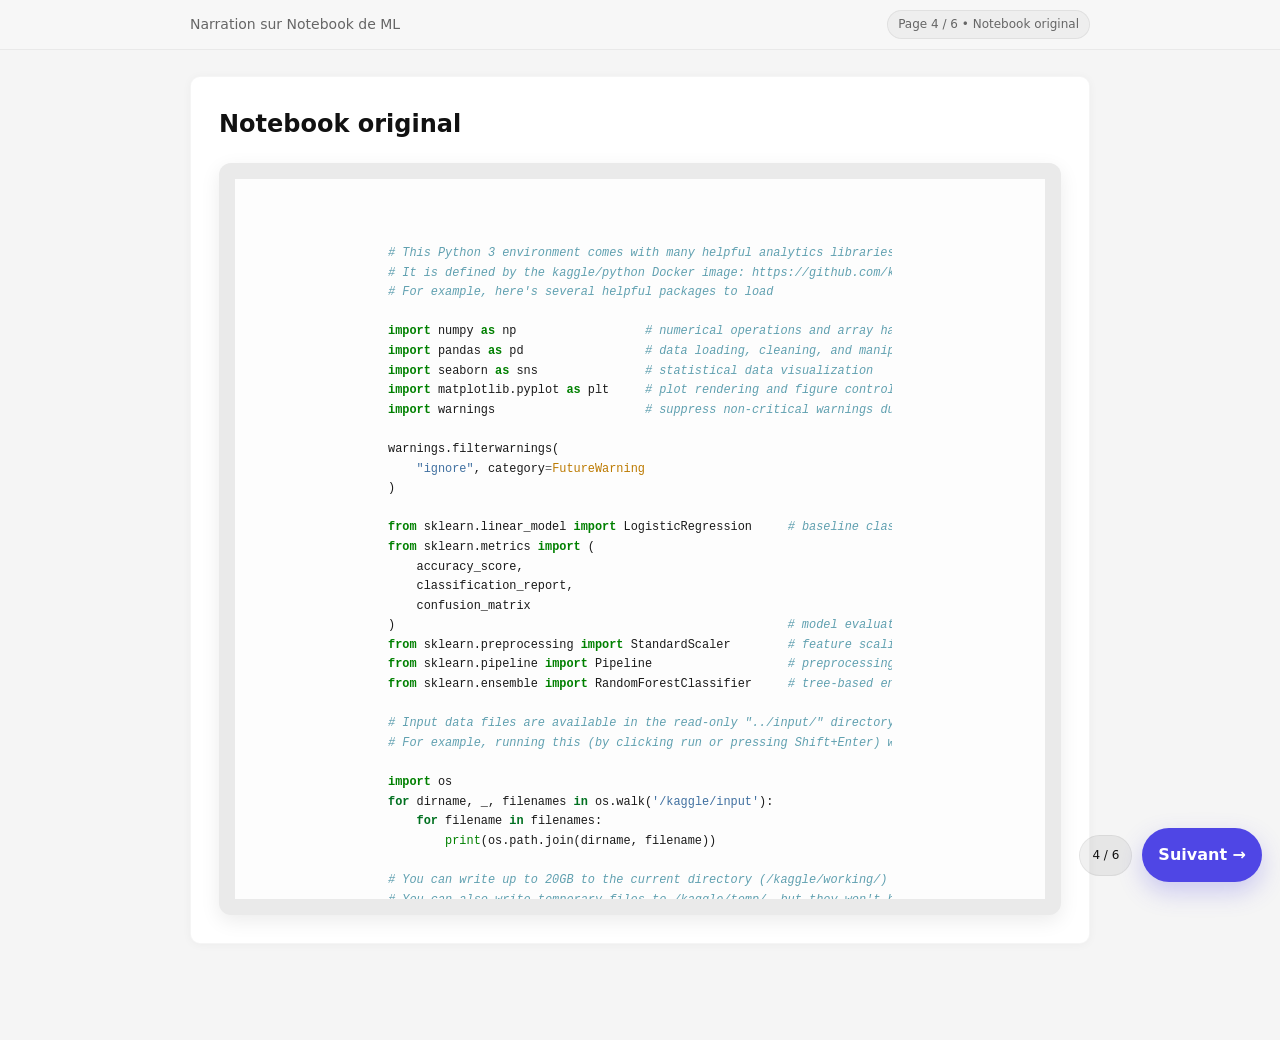
<file: PR_Maquette_V3/notebook2.html>
<!doctype html>
<html lang="fr">
<head>
  <meta charset="utf-8" />
  <meta name="viewport" content="width=device-width, initial-scale=1" />
  <title>Notebook original (2)</title>
  <link rel="stylesheet" href="./assets/style.css" />

  <style>
    .nbFrameWrap {
      background: #eaeaea;              /* fond autour du notebook */
      padding: 16px;
      border-radius: 12px;
      box-shadow: 0 6px 20px rgba(0,0,0,0.08);
    }

    body {
      background: #f5f5f5; /* fond Jupyter */
    }
    .nbFrame{
      width: 100%;
      height: 80vh;
      border: 0;
      display: block;
      background: #fff;
    }
  </style>
</head>
<body>
<header>
  <div class="inner">
    <div class="title">Narration sur Notebook de ML</div>
    <div class="badge">Page 4 / 6 • Notebook original</div>
  </div>
</header>

<main>
  <div class="container">
    <h2>Notebook original</h2>

    <div class="nbFrameWrap">
      <iframe
        class="nbFrame"
        src="./assets/notebook.html"
        title="Notebook Titanic (HTML export)"
        loading="lazy">
      </iframe>
    </div>

  </div>
</main>

<div class="fab">
  <div class="progress">4 / 6</div>
  <a href="./scenario3.html">Suivant →</a>
</div>
</body>
</html>
</file>
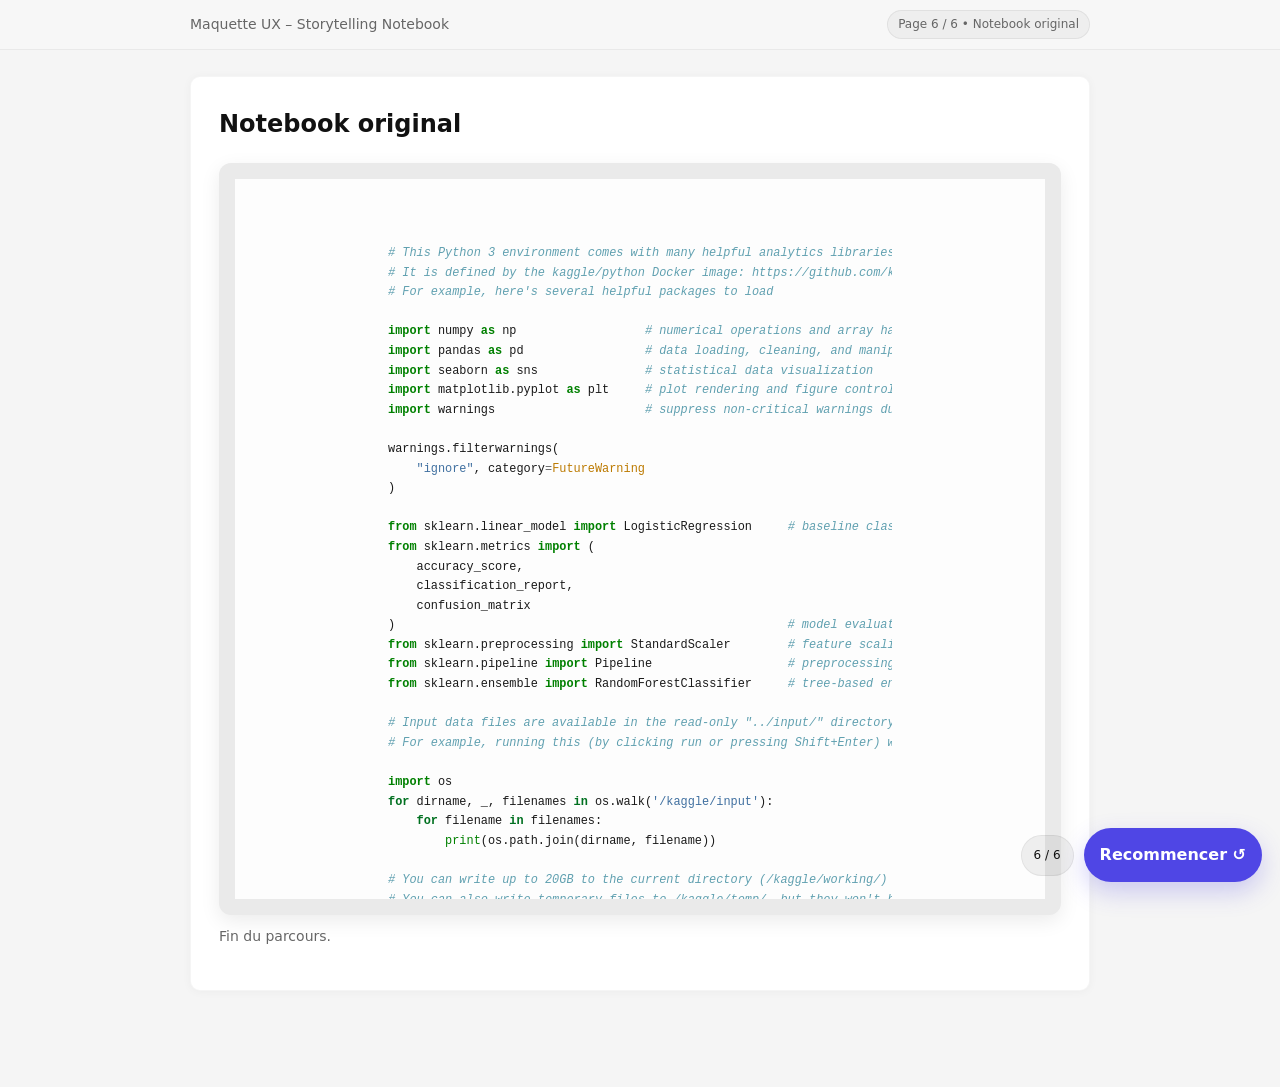
<file: PR_Maquette_V3/notebook3.html>
<!doctype html>
<html lang="fr">
<head>
  <meta charset="utf-8" />
  <meta name="viewport" content="width=device-width, initial-scale=1" />
  <title>Notebook original (3)</title>
  <link rel="stylesheet" href="./assets/style.css" />

  <style>
    .nbFrameWrap {
      background: #eaeaea;              /* fond autour du notebook */
      padding: 16px;
      border-radius: 12px;
      box-shadow: 0 6px 20px rgba(0,0,0,0.08);
    }

    body {
      background: #f5f5f5; /* fond Jupyter */
    }
    .nbFrame{
      width: 100%;
      height: 80vh;
      border: 0;
      display: block;
      background: #fff;
    }
  </style>
</head>
<body>
<header>
  <div class="inner">
    <div class="title">Maquette UX – Storytelling Notebook</div>
    <div class="badge">Page 6 / 6 • Notebook original</div>
  </div>
</header>

<main>
  <div class="container">
    <h2>Notebook original</h2>

    <div class="nbFrameWrap">
      <iframe
        class="nbFrame"
        src="./assets/notebook.html"
        title="Notebook Titanic (HTML export)"
        loading="lazy">
      </iframe>
    </div>

    <p class="hint">Fin du parcours.</p>
  </div>
</main>

<div class="fab">
  <div class="progress">6 / 6</div>
  <a href="./scenario1.html">Recommencer ↺</a>
</div>
</body>
</html>
</file>
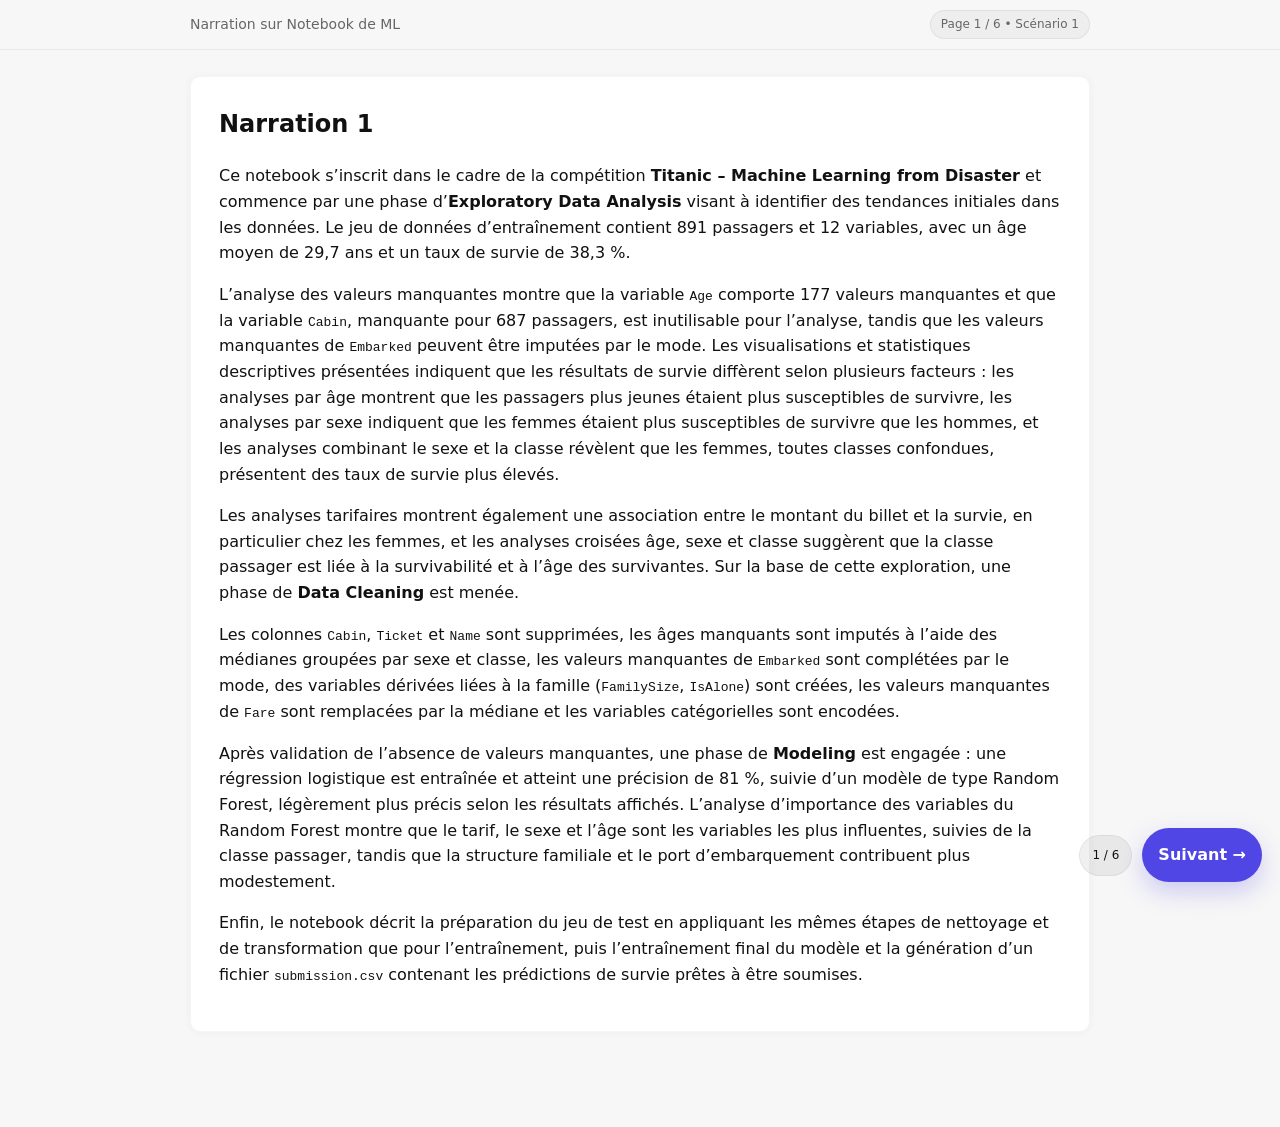
<file: PR_Maquette_V3/scenario1.html>
<!doctype html>
<html lang="fr">
<head>
  <meta charset="utf-8" />
  <meta name="viewport" content="width=device-width, initial-scale=1" />
  <title>Scénario 1</title>
  <link rel="stylesheet" href="./assets/style.css" />
</head>
<body>
<header>
  <div class="inner">
    <div class="title">Narration sur Notebook de ML</div>
    <div class="badge">Page 1 / 6 • Scénario 1</div>
  </div>
</header>

<main>
  <div class="container">
    <section>
      <h2>Narration 1</h2>

      <p>
        Ce notebook s’inscrit dans le cadre de la compétition
        <strong>Titanic – Machine Learning from Disaster</strong> et commence par une phase
        d’<strong>Exploratory Data Analysis</strong> visant à identifier des tendances initiales dans les données.
        Le jeu de données d’entraînement contient 891 passagers et 12 variables, avec un âge moyen de 29,7 ans et un taux de survie de 38,3 %.
      </p>

      <p>
        L’analyse des valeurs manquantes montre que la variable <code>Age</code> comporte 177 valeurs manquantes et que la variable
        <code>Cabin</code>, manquante pour 687 passagers, est inutilisable pour l’analyse, tandis que les valeurs manquantes de
        <code>Embarked</code> peuvent être imputées par le mode.
        Les visualisations et statistiques descriptives présentées indiquent que les résultats de survie diffèrent selon plusieurs facteurs :
        les analyses par âge montrent que les passagers plus jeunes étaient plus susceptibles de survivre, les analyses par sexe indiquent
        que les femmes étaient plus susceptibles de survivre que les hommes, et les analyses combinant le sexe et la classe révèlent que
        les femmes, toutes classes confondues, présentent des taux de survie plus élevés.
      </p>

      <p>
        Les analyses tarifaires montrent également une association entre le montant du billet et la survie, en particulier chez les femmes,
        et les analyses croisées âge, sexe et classe suggèrent que la classe passager est liée à la survivabilité et à l’âge des survivantes.
        Sur la base de cette exploration, une phase de <strong>Data Cleaning</strong> est menée.
      </p>

      <p>
        Les colonnes <code>Cabin</code>, <code>Ticket</code> et <code>Name</code> sont supprimées, les âges manquants sont imputés à l’aide
        des médianes groupées par sexe et classe, les valeurs manquantes de <code>Embarked</code> sont complétées par le mode,
        des variables dérivées liées à la famille (<code>FamilySize</code>, <code>IsAlone</code>) sont créées, les valeurs manquantes de
        <code>Fare</code> sont remplacées par la médiane et les variables catégorielles sont encodées.
      </p>

      <p>
        Après validation de l’absence de valeurs manquantes, une phase de <strong>Modeling</strong> est engagée :
        une régression logistique est entraînée et atteint une précision de 81 %, suivie d’un modèle de type Random Forest,
        légèrement plus précis selon les résultats affichés.
        L’analyse d’importance des variables du Random Forest montre que le tarif, le sexe et l’âge sont les variables les plus influentes,
        suivies de la classe passager, tandis que la structure familiale et le port d’embarquement contribuent plus modestement.
      </p>

      <p>
        Enfin, le notebook décrit la préparation du jeu de test en appliquant les mêmes étapes de nettoyage et de transformation que pour
        l’entraînement, puis l’entraînement final du modèle et la génération d’un fichier
        <code>submission.csv</code> contenant les prédictions de survie prêtes à être soumises.
      </p>
    </section>
  </div>
</main>

<div class="fab">
  <div class="progress">1 / 6</div>
  <a href="./notebook1.html">Suivant →</a>
</div>
</body>
</html>
</file>
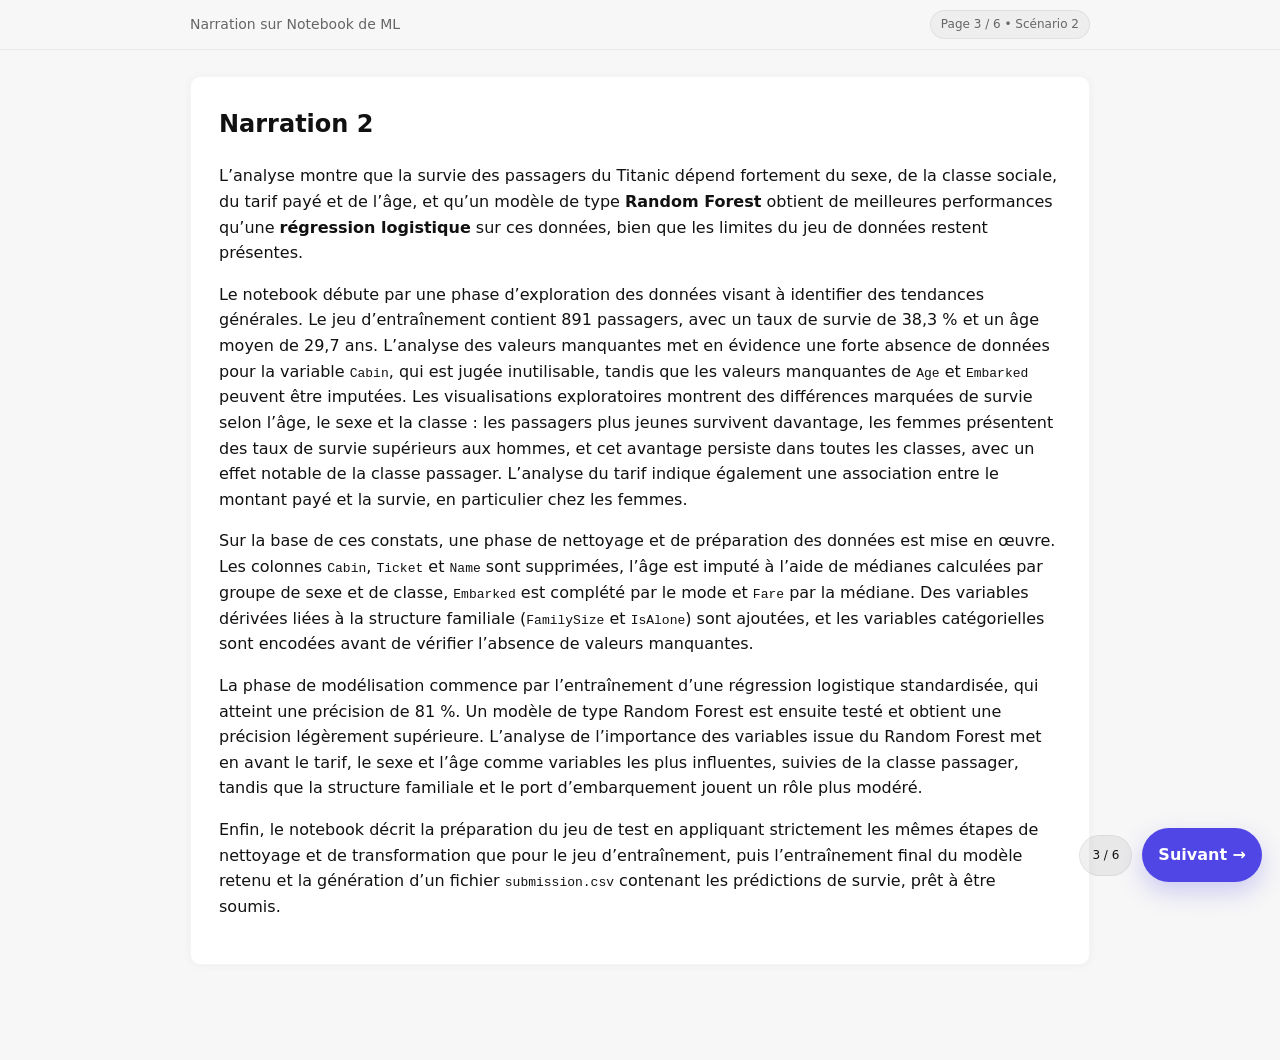
<file: PR_Maquette_V3/scenario2.html>
<!doctype html>
<html lang="fr">
<head>
  <meta charset="utf-8" />
  <meta name="viewport" content="width=device-width, initial-scale=1" />
  <title>Scénario 2</title>
  <link rel="stylesheet" href="./assets/style.css" />
</head>
<body>
<header>
  <div class="inner">
    <div class="title">Narration sur Notebook de ML</div>
    <div class="badge">Page 3 / 6 • Scénario 2</div>
  </div>
</header>

<main>
  <div class="container">
    <section>
      <h2>Narration 2</h2>

      <p>
        L’analyse montre que la survie des passagers du Titanic dépend fortement du sexe, de la classe sociale, du tarif payé et de l’âge, et qu’un modèle de type <strong>Random Forest</strong> obtient de meilleures performances qu’une <strong>régression logistique</strong> sur ces données, bien que les limites du jeu de données restent présentes.
      </p>
      
      <p>
        Le notebook débute par une phase d’exploration des données visant à identifier des tendances générales. Le jeu d’entraînement contient 891 passagers, avec un taux de survie de 38,3&nbsp;% et un âge moyen de 29,7 ans. L’analyse des valeurs manquantes met en évidence une forte absence de données pour la variable <code>Cabin</code>, qui est jugée inutilisable, tandis que les valeurs manquantes de <code>Age</code> et <code>Embarked</code> peuvent être imputées. Les visualisations exploratoires montrent des différences marquées de survie selon l’âge, le sexe et la classe&nbsp;: les passagers plus jeunes survivent davantage, les femmes présentent des taux de survie supérieurs aux hommes, et cet avantage persiste dans toutes les classes, avec un effet notable de la classe passager. L’analyse du tarif indique également une association entre le montant payé et la survie, en particulier chez les femmes.
      </p>

      <p>
        Sur la base de ces constats, une phase de nettoyage et de préparation des données est mise en œuvre. Les colonnes <code>Cabin</code>, <code>Ticket</code> et <code>Name</code> sont supprimées, l’âge est imputé à l’aide de médianes calculées par groupe de sexe et de classe, <code>Embarked</code> est complété par le mode et <code>Fare</code> par la médiane. Des variables dérivées liées à la structure familiale (<code>FamilySize</code> et <code>IsAlone</code>) sont ajoutées, et les variables catégorielles sont encodées avant de vérifier l’absence de valeurs manquantes.
      </p>

      <p>
        La phase de modélisation commence par l’entraînement d’une régression logistique standardisée, qui atteint une précision de 81&nbsp;%. Un modèle de type Random Forest est ensuite testé et obtient une précision légèrement supérieure. L’analyse de l’importance des variables issue du Random Forest met en avant le tarif, le sexe et l’âge comme variables les plus influentes, suivies de la classe passager, tandis que la structure familiale et le port d’embarquement jouent un rôle plus modéré.
      </p>

      <p>
        Enfin, le notebook décrit la préparation du jeu de test en appliquant strictement les mêmes étapes de nettoyage et de transformation que pour le jeu d’entraînement, puis l’entraînement final du modèle retenu et la génération d’un fichier <code>submission.csv</code> contenant les prédictions de survie, prêt à être soumis.
      </p>
    </section>

  </div>
</main>

<div class="fab">
  <div class="progress">3 / 6</div>
  <a href="./notebook2.html">Suivant →</a>
</div>
</body>
</html>
</file>
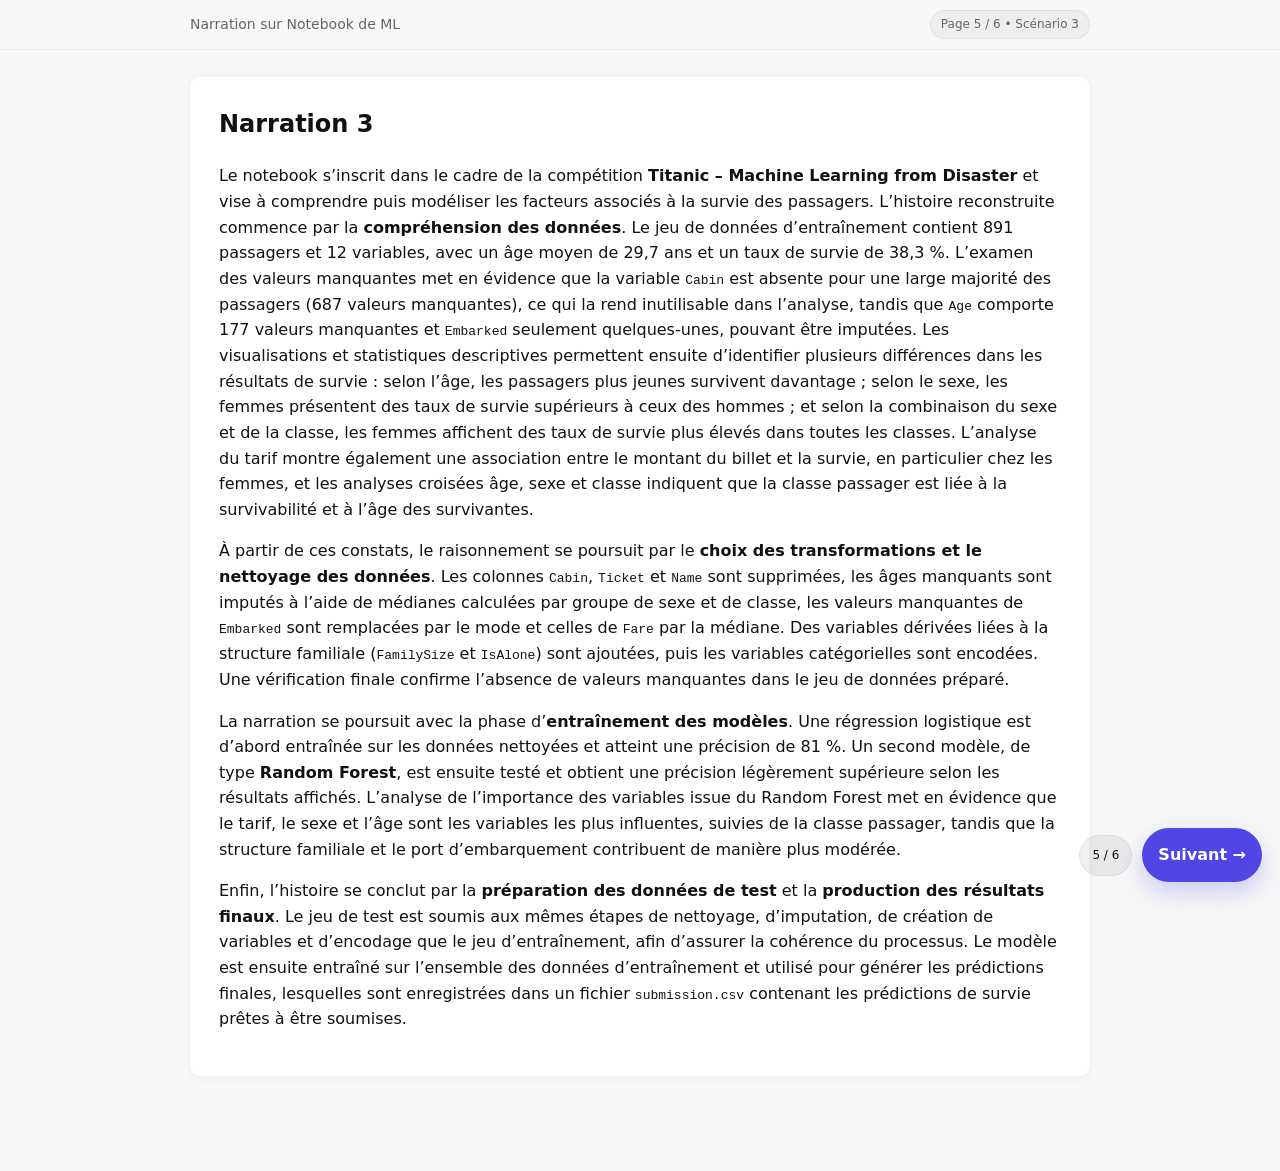
<file: PR_Maquette_V3/scenario3.html>
<!doctype html>
<html lang="fr">
<head>
  <meta charset="utf-8" />
  <meta name="viewport" content="width=device-width, initial-scale=1" />
  <title>Scénario 3</title>
  <link rel="stylesheet" href="./assets/style.css" />
</head>
<body>
<header>
  <div class="inner">
    <div class="title">Narration sur Notebook de ML</div>
    <div class="badge">Page 5 / 6 • Scénario 3</div>
  </div>
</header>

<main>
  <div class="container">
    <section>
      <h2>Narration 3</h2>

      <p>
        Le notebook s’inscrit dans le cadre de la compétition <strong>Titanic – Machine Learning from Disaster</strong> et vise à comprendre puis modéliser les facteurs associés à la survie des passagers. L’histoire reconstruite commence par la <strong>compréhension des données</strong>. Le jeu de données d’entraînement contient 891 passagers et 12 variables, avec un âge moyen de 29,7 ans et un taux de survie de 38,3&nbsp;%. L’examen des valeurs manquantes met en évidence que la variable <code>Cabin</code> est absente pour une large majorité des passagers (687 valeurs manquantes), ce qui la rend inutilisable dans l’analyse, tandis que <code>Age</code> comporte 177 valeurs manquantes et <code>Embarked</code> seulement quelques-unes, pouvant être imputées. Les visualisations et statistiques descriptives permettent ensuite d’identifier plusieurs différences dans les résultats de survie&nbsp;: selon l’âge, les passagers plus jeunes survivent davantage&nbsp;; selon le sexe, les femmes présentent des taux de survie supérieurs à ceux des hommes&nbsp;; et selon la combinaison du sexe et de la classe, les femmes affichent des taux de survie plus élevés dans toutes les classes. L’analyse du tarif montre également une association entre le montant du billet et la survie, en particulier chez les femmes, et les analyses croisées âge, sexe et classe indiquent que la classe passager est liée à la survivabilité et à l’âge des survivantes.
      </p>

      <p>
        À partir de ces constats, le raisonnement se poursuit par le <strong>choix des transformations et le nettoyage des données</strong>. Les colonnes <code>Cabin</code>, <code>Ticket</code> et <code>Name</code> sont supprimées, les âges manquants sont imputés à l’aide de médianes calculées par groupe de sexe et de classe, les valeurs manquantes de <code>Embarked</code> sont remplacées par le mode et celles de <code>Fare</code> par la médiane. Des variables dérivées liées à la structure familiale (<code>FamilySize</code> et <code>IsAlone</code>) sont ajoutées, puis les variables catégorielles sont encodées. Une vérification finale confirme l’absence de valeurs manquantes dans le jeu de données préparé.
      </p>

      <p>
        La narration se poursuit avec la phase d’<strong>entraînement des modèles</strong>. Une régression logistique est d’abord entraînée sur les données nettoyées et atteint une précision de 81&nbsp;%. Un second modèle, de type <strong>Random Forest</strong>, est ensuite testé et obtient une précision légèrement supérieure selon les résultats affichés. L’analyse de l’importance des variables issue du Random Forest met en évidence que le tarif, le sexe et l’âge sont les variables les plus influentes, suivies de la classe passager, tandis que la structure familiale et le port d’embarquement contribuent de manière plus modérée.
      </p>

      <p>
        Enfin, l’histoire se conclut par la <strong>préparation des données de test</strong> et la <strong>production des résultats finaux</strong>. Le jeu de test est soumis aux mêmes étapes de nettoyage, d’imputation, de création de variables et d’encodage que le jeu d’entraînement, afin d’assurer la cohérence du processus. Le modèle est ensuite entraîné sur l’ensemble des données d’entraînement et utilisé pour générer les prédictions finales, lesquelles sont enregistrées dans un fichier <code>submission.csv</code> contenant les prédictions de survie prêtes à être soumises.
      </p>
    </section>
  </div>
</main>

<div class="fab">
  <div class="progress">5 / 6</div>
  <a href="./notebook3.html">Suivant →</a>
</div>
</body>
</html>
</file>
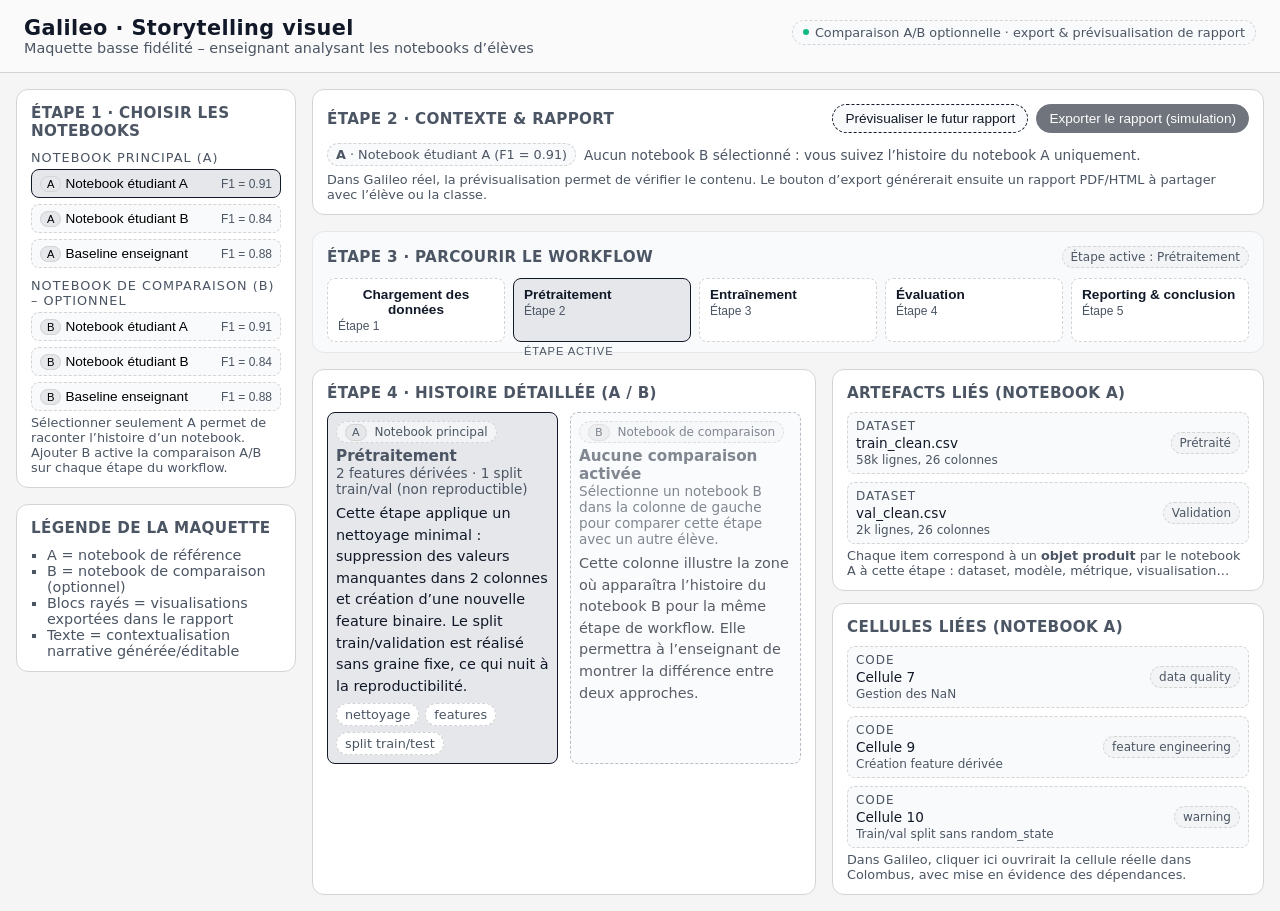
<file: V2/index2.html>
<!DOCTYPE html>
<html lang="fr">
<head>
  <meta charset="UTF-8" />
  <title>Galileo – Storytelling visuel (enseignant)</title>
  <meta name="viewport" content="width=device-width, initial-scale=1.0" />
  <style>
    :root {
      --bg: #f5f5f5;
      --panel: #ffffff;
      --border: #d4d4d4;
      --accent: #111827;
      --accent-soft: #e5e7eb;
      --text-main: #111827;
      --text-muted: #4b5563;
      --radius-lg: 12px;
      --radius-md: 8px;
      --focus-ring: 2px solid #111827;
    }

    * {
      box-sizing: border-box;
    }

    body {
      margin: 0;
      font-family: system-ui, -apple-system, BlinkMacSystemFont, "Segoe UI",
        sans-serif;
      background: var(--bg);
      color: var(--text-main);
    }

    .app {
      min-height: 100vh;
      display: flex;
      flex-direction: column;
    }

    header {
      padding: 16px 24px;
      border-bottom: 1px solid var(--border);
      background: #fafafa;
      display: flex;
      flex-wrap: wrap;
      gap: 8px;
      align-items: baseline;
      justify-content: space-between;
    }

    header h1 {
      font-size: 1.3rem;
      margin: 0;
      letter-spacing: 0.02em;
    }

    header .subtitle {
      font-size: 0.9rem;
      color: var(--text-muted);
    }

    .badge {
      border-radius: 999px;
      border: 1px dashed var(--border);
      padding: 4px 10px;
      font-size: 0.8rem;
      color: var(--text-muted);
      display: inline-flex;
      align-items: center;
      gap: 6px;
      background: #f9fafb;
    }

    .badge-dot {
      width: 6px;
      height: 6px;
      border-radius: 999px;
      background: #10b981;
    }

    .layout {
      display: grid;
      grid-template-columns: 280px 1fr;
      gap: 16px;
      padding: 16px;
    }

    @media (max-width: 900px) {
      .layout {
        grid-template-columns: 1fr;
      }
    }

    /* Sidebar */
    .sidebar {
      display: flex;
      flex-direction: column;
      gap: 16px;
    }

    .card {
      background: var(--panel);
      border-radius: var(--radius-lg);
      border: 1px solid var(--border);
      padding: 14px 14px 12px;
    }

    .card-header {
      display: flex;
      justify-content: space-between;
      align-items: center;
      margin-bottom: 10px;
      gap: 8px;
    }

    .card-title {
      font-size: 0.95rem;
      font-weight: 600;
      letter-spacing: 0.02em;
      text-transform: uppercase;
      color: var(--text-muted);
    }

    .card-body {
      font-size: 0.9rem;
      color: var(--text-muted);
    }

    .run-section-title {
      font-size: 0.8rem;
      text-transform: uppercase;
      letter-spacing: 0.08em;
      color: var(--text-muted);
      margin-top: 4px;
      margin-bottom: 4px;
    }

    .run-list {
      display: flex;
      flex-direction: column;
      gap: 6px;
      margin-top: 4px;
    }

    .run-item {
      border-radius: var(--radius-md);
      border: 1px dashed var(--border);
      padding: 6px 8px;
      font-size: 0.85rem;
      display: flex;
      justify-content: space-between;
      align-items: center;
      background: #f9fafb;
      cursor: pointer;
      transition: background 0.15s ease, border-color 0.15s ease,
        transform 0.15s ease, box-shadow 0.15s ease;
    }

    .run-item span {
      white-space: nowrap;
    }

    .run-item small {
      color: var(--text-muted);
      font-size: 0.75rem;
    }

    .run-item--primary {
      border-style: solid;
      border-color: #111827;
      background: #e5e7eb;
    }

    .run-item--secondary {
      border-style: dashed;
      border-color: #4b5563;
      background: #f3f4f6;
    }

    .run-item:hover {
      border-color: var(--accent);
      background: #e5e7eb;
      transform: translateY(-1px);
      box-shadow: 0 2px 4px rgba(0, 0, 0, 0.04);
    }

    .run-label-pill {
      font-size: 0.7rem;
      border-radius: 999px;
      padding: 1px 6px;
      border: 1px solid var(--border);
      margin-right: 4px;
      background: #e5e7eb;
    }

    .hint {
      font-size: 0.8rem;
      color: var(--text-muted);
      margin-top: 4px;
    }

    /* Main content */
    .main {
      display: flex;
      flex-direction: column;
      gap: 16px;
    }

    .teacher-context {
      display: flex;
      flex-wrap: wrap;
      gap: 8px;
      align-items: center;
      font-size: 0.85rem;
    }

    .teacher-context-pill {
      border-radius: 999px;
      border: 1px dashed var(--border);
      padding: 3px 8px;
      font-size: 0.8rem;
      background: #f9fafb;
    }

    .compare-badge {
      font-size: 0.8rem;
      margin-left: auto;
      color: var(--text-muted);
    }

    /* Timeline */
    .timeline-card {
      padding: 14px 14px 10px;
      border-color: var(--accent-soft);
      background: #f9fafb;
    }

    .timeline {
      display: flex;
      flex-wrap: wrap;
      gap: 8px;
      margin-top: 10px;
    }

    .timeline-step {
      flex: 1 1 120px;
      min-width: 120px;
      border-radius: var(--radius-md);
      border: 1px dashed var(--border);
      padding: 8px 10px;
      font-size: 0.85rem;
      display: flex;
      flex-direction: column;
      gap: 2px;
      cursor: pointer;
      background: #ffffff;
      position: relative;
      transition: background 0.15s ease, border-color 0.15s ease,
        transform 0.15s ease, box-shadow 0.15s ease;
    }

    .timeline-step-label {
      font-weight: 600;
      color: var(--text-main);
    }

    .timeline-step-meta {
      font-size: 0.75rem;
      color: var(--text-muted);
    }

    .timeline-step:hover {
      border-color: var(--accent);
      background: #e5e7eb;
      transform: translateY(-1px);
      box-shadow: 0 2px 4px rgba(0, 0, 0, 0.04);
    }

    .timeline-step--active {
      border-style: solid;
      border-color: var(--accent);
      background: #e5e7eb;
    }

    .timeline-step--active::after {
      content: "Étape active";
      position: absolute;
      bottom: -16px;
      left: 10px;
      font-size: 0.7rem;
      color: var(--text-muted);
      text-transform: uppercase;
      letter-spacing: 0.08em;
    }

    /* Grid story / artefacts / cells */
    .content-grid {
      display: grid;
      grid-template-columns: minmax(0, 1.4fr) minmax(0, 1.2fr);
      gap: 16px;
    }

    @media (max-width: 1100px) {
      .content-grid {
        grid-template-columns: 1fr;
      }
    }

    .grid-column {
      display: flex;
      flex-direction: column;
      gap: 12px;
    }

    /* Story comparison */
    .story-compare-wrapper {
      display: grid;
      grid-template-columns: 1fr 1fr;
      gap: 12px;
    }

    @media (max-width: 1000px) {
      .story-compare-wrapper {
        grid-template-columns: 1fr;
      }
    }

    .story-column {
      border-radius: var(--radius-md);
      border: 1px dashed var(--border);
      padding: 8px;
      background: #f9fafb;
    }

    .story-column--primary {
      border-style: solid;
      border-color: var(--accent);
      background: #e5e7eb;
    }

    .story-column--secondary {
      border-color: #9ca3af;
    }

    .story-column-header {
      display: flex;
      justify-content: space-between;
      align-items: center;
      margin-bottom: 4px;
    }

    .story-title {
      font-size: 0.95rem;
      font-weight: 600;
    }

    .story-meta {
      font-size: 0.85rem;
      color: var(--text-muted);
      margin-bottom: 6px;
    }

    .story-text {
      font-size: 0.9rem;
      line-height: 1.5;
      margin-bottom: 6px;
      color: var(--text-main);
    }

    .story-tags {
      display: flex;
      flex-wrap: wrap;
      gap: 6px;
    }

    .story-tag {
      font-size: 0.8rem;
      border-radius: 999px;
      border: 1px dashed var(--border);
      padding: 3px 8px;
      background: #ffffff;
    }

    .badge-soft {
      border-radius: 999px;
      border: 1px dashed var(--border);
      padding: 3px 8px;
      font-size: 0.75rem;
      background: #f3f4f6;
      color: var(--text-muted);
    }

    /* Artefacts / cells */
    .artefact-list,
    .cell-list {
      display: flex;
      flex-direction: column;
      gap: 8px;
      margin-top: 4px;
    }

    .artefact-item,
    .cell-item {
      border-radius: var(--radius-md);
      border: 1px dashed var(--border);
      padding: 6px 8px;
      font-size: 0.85rem;
      display: flex;
      justify-content: space-between;
      align-items: center;
      background: #f9fafb;
    }

    .artefact-item-main,
    .cell-item-main {
      display: flex;
      flex-direction: column;
      gap: 2px;
    }

    .artefact-type,
    .cell-type {
      font-size: 0.75rem;
      text-transform: uppercase;
      letter-spacing: 0.08em;
      color: var(--text-muted);
    }

    .artefact-name,
    .cell-label {
      font-size: 0.85rem;
      font-weight: 500;
      color: var(--text-main);
    }

    .artefact-meta,
    .cell-meta {
      font-size: 0.75rem;
      color: var(--text-muted);
    }

    .empty-state {
      font-size: 0.85rem;
      color: var(--text-muted);
      border-radius: var(--radius-md);
      border: 1px dashed var(--border);
      padding: 6px 8px;
      background: #f9fafb;
    }

    /* Export / rapport */
    .btn {
      border-radius: 999px;
      border: 1px solid var(--accent);
      padding: 6px 12px;
      font-size: 0.85rem;
      background: #111827;
      color: white;
      cursor: pointer;
      transition: background 0.15s ease, transform 0.15s ease,
        box-shadow 0.15s ease;
    }

    .btn:hover {
      background: #020617;
      transform: translateY(-1px);
      box-shadow: 0 2px 4px rgba(0, 0, 0, 0.08);
    }

    .btn-secondary {
      background: #f9fafb;
      color: var(--text-main);
      border-style: dashed;
    }

    .btn:disabled {
      opacity: 0.6;
      cursor: not-allowed;
      box-shadow: none;
      transform: none;
    }

    .hidden {
      display: none;
    }

    .report-preview {
      display: flex;
      flex-direction: column;
      gap: 12px;
    }

    .report-sections-grid {
      display: grid;
      grid-template-columns: minmax(0, 1.1fr) minmax(0, 1.2fr);
      gap: 12px;
    }

    @media (max-width: 1000px) {
      .report-sections-grid {
        grid-template-columns: 1fr;
      }
    }

    .report-section-title {
      font-size: 0.9rem;
      font-weight: 600;
      text-transform: uppercase;
      letter-spacing: 0.06em;
      color: var(--text-muted);
      margin-bottom: 4px;
    }

    .viz-grid {
      display: grid;
      grid-template-columns: 1fr 1fr;
      gap: 8px;
    }

    @media (max-width: 800px) {
      .viz-grid {
        grid-template-columns: 1fr;
      }
    }

    .viz-placeholder {
      border-radius: var(--radius-md);
      border: 1px dashed var(--border);
      padding: 8px;
      background: #f9fafb;
      font-size: 0.85rem;
      display: flex;
      flex-direction: column;
      gap: 4px;
    }

    .viz-placeholder-box {
      border-radius: 8px;
      border: 1px solid var(--border);
      height: 90px;
      background: repeating-linear-gradient(
        135deg,
        #e5e7eb,
        #e5e7eb 4px,
        #f3f4f6 4px,
        #f3f4f6 8px
      );
    }

    .viz-title {
      font-weight: 600;
      font-size: 0.85rem;
    }

    .viz-caption {
      font-size: 0.8rem;
      color: var(--text-muted);
    }

    /* Accessibilité focus clavier */
    button:focus-visible {
      outline: var(--focus-ring);
      outline-offset: 2px;
    }
  </style>
</head>
<body>
  <div class="app">
    <header>
      <div>
        <h1>Galileo · Storytelling visuel</h1>
        <div class="subtitle">
          Maquette basse fidélité – enseignant analysant les notebooks d’élèves
        </div>
      </div>
      <div class="badge">
        <span class="badge-dot"></span>
        Comparaison A/B optionnelle · export & prévisualisation de rapport
      </div>
    </header>

    <main class="layout">
      <!-- SIDEBAR -->
      <aside class="sidebar">
        <!-- Étape 1 : Sélection notebooks + comparaison optionnelle -->
        <section class="card">
          <div class="card-header">
            <div class="card-title">Étape 1 · Choisir les notebooks</div>
          </div>
          <div class="card-body">
            <div class="run-section-title">Notebook principal (A)</div>
            <div class="run-list" id="run-list-primary"></div>

            <div class="run-section-title" style="margin-top: 10px;">
              Notebook de comparaison (B) – optionnel
            </div>
            <div class="run-list" id="run-list-secondary"></div>

            <div class="hint">
              Sélectionner seulement A permet de raconter l’histoire
              d’un notebook.<br />
              Ajouter B active la comparaison A/B sur chaque étape du workflow.
            </div>
          </div>
        </section>

        <!-- Légende maquette -->
        <section class="card">
          <div class="card-header">
            <div class="card-title">Légende de la maquette</div>
          </div>
          <div class="card-body">
            <ul style="padding-left: 16px; margin: 0; list-style: square">
              <li>A = notebook de référence</li>
              <li>B = notebook de comparaison (optionnel)</li>
              <li>Blocs rayés = visualisations exportées dans le rapport</li>
              <li>Texte = contextualisation narrative générée/éditable</li>
            </ul>
          </div>
        </section>
      </aside>

      <!-- MAIN CONTENT -->
      <section class="main">
        <!-- Étape 2 : Contexte + prévisualisation de rapport -->
        <section class="card">
          <div class="card-header">
            <div class="card-title">Étape 2 · Contexte & rapport</div>
            <div style="display:flex; gap:8px; align-items:center;">
              <button class="btn btn-secondary" id="toggle-report-btn">
                Prévisualiser le futur rapport
              </button>
              <button class="btn" disabled title="Action simulée dans la maquette">
                Exporter le rapport (simulation)
              </button>
            </div>
          </div>
          <div class="card-body">
            <div class="teacher-context" id="teacher-context">
              <!-- Rempli par JS -->
            </div>
            <div class="hint" style="margin-top: 6px;">
              Dans Galileo réel, la prévisualisation permet de vérifier le contenu.
              Le bouton d’export générerait ensuite un rapport PDF/HTML à partager
              avec l’élève ou la classe.
            </div>
          </div>
        </section>

        <!-- Étape 3 : Timeline -->
        <section class="card timeline-card">
          <div class="card-header">
            <div class="card-title">Étape 3 · Parcourir le workflow</div>
            <div class="badge-soft" id="timeline-meta">
              Étape active : —
            </div>
          </div>
          <div class="timeline" id="timeline">
            <!-- Étapes remplies par JS -->
          </div>
        </section>

        <!-- Étape 4 : Détail de l'étape -->
        <section class="content-grid">
          <!-- STORY A/B -->
          <article class="card">
            <div class="card-header">
              <div class="card-title">Étape 4 · Histoire détaillée (A / B)</div>
            </div>
            <div class="card-body">
              <div class="story-compare-wrapper">
                <!-- Colonne A -->
                <div class="story-column story-column--primary">
                  <div class="story-column-header">
                    <span class="badge-soft">
                      <span class="run-label-pill">A</span> Notebook principal
                    </span>
                  </div>
                  <div class="story-title" id="story-title-a">
                    Sélectionne une étape dans la chronologie
                  </div>
                  <div class="story-meta" id="story-meta-a">
                    La narration contextuelle de l’étape s’affichera ici.
                  </div>
                  <div class="story-text" id="story-text-a">
                    Cette zone décrit ce que l’élève a fait à cette étape :
                    intention, choix de code, impact sur les artefacts et sur
                    la performance. Dans Galileo, le texte pourra être généré
                    automatiquement puis ajusté par l’enseignant.
                  </div>
                  <div class="story-tags" id="story-tags-a"></div>
                </div>

                <!-- Colonne B (optionnelle) -->
                <div class="story-column story-column--secondary" id="story-column-b">
                  <div class="story-column-header">
                    <span class="badge-soft">
                      <span class="run-label-pill">B</span> Notebook de comparaison
                    </span>
                  </div>
                  <div class="story-title" id="story-title-b">
                    Aucune comparaison activée
                  </div>
                  <div class="story-meta" id="story-meta-b">
                    Sélectionne un notebook B dans la colonne de gauche pour
                    voir la même étape racontée pour un autre élève.
                  </div>
                  <div class="story-text" id="story-text-b">
                    Quand un notebook B est sélectionné, cette colonne
                    affichera la version “B” de la même étape de workflow.
                    L’enseignant pourra comparer les histoires : par exemple
                    un élève qui documente mieux, gère mieux les artefacts ou
                    obtient une performance différente.
                  </div>
                  <div class="story-tags" id="story-tags-b"></div>
                </div>
              </div>
            </div>
          </article>

          <!-- RIGHT COLUMN: ARTEFACTS + CELLS (pour A) -->
          <div class="grid-column">
            <!-- ARTEFACTS -->
            <section class="card">
              <div class="card-header">
                <div class="card-title">Artefacts liés (Notebook A)</div>
              </div>
              <div class="card-body">
                <div class="artefact-list" id="artefact-list-a"></div>
                <div class="hint">
                  Chaque item correspond à un <strong>objet produit</strong>
                  par le notebook A à cette étape : dataset, modèle, métrique,
                  visualisation…
                </div>
              </div>
            </section>

            <!-- CELLS -->
            <section class="card">
              <div class="card-header">
                <div class="card-title">Cellules liées (Notebook A)</div>
              </div>
              <div class="card-body">
                <div class="cell-list" id="cell-list-a"></div>
                <div class="hint">
                  Dans Galileo, cliquer ici ouvrirait la cellule réelle dans
                  Colombus, avec mise en évidence des dépendances.
                </div>
              </div>
            </section>
          </div>
        </section>

        <!-- RAPPORT EXPORTÉ (prévisualisation low-fi) -->
        <section class="card hidden" id="report-card">
          <div class="card-header">
            <div class="card-title">Prévisualisation du rapport exporté</div>
            <span class="badge-soft">Prototype · contenu fictif</span>
          </div>
          <div class="card-body">
            <div class="report-preview">
              <div>
                <div class="report-section-title">Résumé du notebook</div>
                <div class="artefact-item">
                  <div class="artefact-item-main">
                    <div class="artefact-name">
                      Synthèse automatique & annotations enseignant
                    </div>
                    <div class="artefact-meta">
                      • Objectif du notebook (compétition / exercice) ·
                      • Étapes clés du pipeline (données → prétraitement → modèle → évaluation) ·
                      • Positionnement dans la classe (score de l’élève vs baseline).
                    </div>
                  </div>
                  <span class="badge-soft">Axe 3 & 4</span>
                </div>
              </div>

              <div class="report-sections-grid">
                <!-- Colonne gauche : storytelling & patterns -->
                <div>
                  <div class="report-section-title">
                    Visualisations du workflow & des patterns
                  </div>
                  <div class="viz-grid">
                    <!-- Viz 1 : Heatmap patterns -->
                    <div class="viz-placeholder">
                      <div class="viz-title">
                        Heatmap des patterns par section
                      </div>
                      <div class="viz-caption">
                        Inspiré des axes “Analysis of Pattern Influence on Notebook Efficiency”.
                        Montre la fréquence des patterns (prétraitement, features,
                        entraînement, évaluation) par bloc de notebook.
                      </div>
                      <div class="viz-placeholder-box"></div>
                      <div class="viz-caption">
                        Exemple : forte densité de “copy/paste” ou de cellules redondantes,
                        corrélée à des scores plus faibles.
                      </div>
                      <span class="badge-soft">Axe 1</span>
                    </div>

                    <!-- Viz 2 : Timeline narrative -->
                    <div class="viz-placeholder">
                      <div class="viz-title">
                        Timeline narrative du workflow
                      </div>
                      <div class="viz-caption">
                        Reprise de la chronologie affichée à l’écran (données → prétraitement →
                        entraînement → évaluation → reporting) avec les temps forts
                        et les étapes où l’enseignant a ajouté des commentaires.
                      </div>
                      <div class="viz-placeholder-box"></div>
                      <div class="viz-caption">
                        Chaque étape est annotée : “choix de modèle”, “premier essai raté”,
                        “itération finale”.
                      </div>
                      <span class="badge-soft">Axe 3</span>
                    </div>
                  </div>
                </div>

                <!-- Colonne droite : artefacts & qualité -->
                <div>
                  <div class="report-section-title">
                    Artefacts & qualité du notebook
                  </div>
                  <div class="viz-grid">
                    <!-- Viz 3 : Graphe artefacts-code -->
                    <div class="viz-placeholder">
                      <div class="viz-title">
                        Graphe artefacts ↔ cellules de code
                      </div>
                      <div class="viz-caption">
                        Node-Link simplifié montrant quelles cellules produisent
                        quels artefacts : datasets nettoyés, modèles, métriques,
                        visualisations.
                      </div>
                      <div class="viz-placeholder-box"></div>
                      <div class="viz-caption">
                        Permet de vérifier la traçabilité : chaque métrique utilisée
                        dans le rapport renvoie à une cellule précise.
                      </div>
                      <span class="badge-soft">Axe 2</span>
                    </div>

                    <!-- Viz 4 : Radar sonar-like -->
                    <div class="viz-placeholder">
                      <div class="viz-title">
                        Radar de qualité “sonar-like”
                      </div>
                      <div class="viz-caption">
                        Diagramme radar synthétisant plusieurs dimensions :
                        documentation, structure, reproductibilité, gestion des
                        artefacts, complexité.
                      </div>
                      <div class="viz-placeholder-box"></div>
                      <div class="viz-caption">
                        Inspiré des analyses SonarQube · met en évidence les forces
                        et faiblesses pédagogiques du notebook.
                      </div>
                      <span class="badge-soft">Axe 5</span>
                    </div>
                  </div>
                </div>
              </div>

              <!-- Section intégration globale -->
              <div>
                <div class="report-section-title">
                  Intégration globale & comparaison A/B
                </div>
                <div class="artefact-item">
                  <div class="artefact-item-main">
                    <div class="artefact-type">Tableau</div>
                    <div class="artefact-name">
                      Tableau comparatif A vs B vs baseline
                    </div>
                    <div class="artefact-meta">
                      • Score de performance (ex : F1) ·
                      • Indicateurs de qualité (radar sonar-like) ·
                      • Nombre d’artefacts correctement documentés ·
                      • Présence ou non de pipeline structuré.
                    </div>
                  </div>
                  <span class="badge-soft">Axe 1 & 4</span>
                </div>
                <div class="hint" style="margin-top: 6px;">
                  Dans le rapport réel, ces éléments seraient exportés sous forme
                  de figures (PNG/SVG) et de texte. L’enseignant pourrait les
                  utiliser pour illustrer un feedback à l’élève, un corrigé
                  collectif ou un support de cours.
                </div>
              </div>
            </div>
          </div>
        </section>
      </section>
    </main>
  </div>

  <script>
    // --- Données de maquette (fictives) ---
    const runs = [
      {
        id: "run-01",
        label: "Notebook étudiant A",
        score: "F1 = 0.91",
        date: "Hier",
      },
      {
        id: "run-02",
        label: "Notebook étudiant B",
        score: "F1 = 0.84",
        date: "Il y a 2 jours",
      },
      {
        id: "run-03",
        label: "Baseline enseignant",
        score: "F1 = 0.88",
        date: "Référence",
      },
    ];

    const steps = [
      {
        id: "data",
        label: "Chargement des données",
        short: "Étape 1",
        intent: "Comprendre la source des données",
        tags: ["import", "schéma", "taille du dataset"],
        storyA:
          "Le notebook commence par charger les données brutes depuis un fichier CSV. L’élève vérifie rapidement le nombre de lignes et de colonnes, mais ne documente pas encore la signification de chaque variable.",
        storyB:
          "Dans ce notebook, l’élève ajoute un court paragraphe expliquant l’origine des données et le sens de quelques colonnes clés. La lecture est plus pédagogique pour une correction en cours.",
        metaA: "Datasets connectés · 1 source principale (non documentée)",
        metaB: "Datasets connectés · 1 source + explication textuelle",
        artefactsA: [
          {
            type: "Dataset",
            name: "raw_train.csv",
            meta: "60k lignes, 24 colonnes",
            badge: "Brut",
          },
          {
            type: "Aperçu",
            name: "Dataframe.head()",
            meta: "5 premières lignes",
            badge: "Inspection",
          },
        ],
        artefactsB: [
          {
            type: "Dataset",
            name: "raw_train.csv",
            meta: "60k lignes, 24 colonnes",
            badge: "Brut",
          },
          {
            type: "Note",
            name: "markdown_source_donnees.md",
            meta: "Origine + description",
            badge: "Doc",
          },
        ],
        cellsA: [
          {
            label: "Cellule 3",
            type: "Code",
            meta: "Lecture CSV + encodage UTF-8",
            badge: "import",
          },
          {
            label: "Cellule 4",
            type: "Code",
            meta: "Affichage dimensions & colonnes",
            badge: "sanity check",
          },
        ],
        cellsB: [
          {
            label: "Cellule 2",
            type: "Texte",
            meta: "Contexte du dataset",
            badge: "pédagogie",
          },
          {
            label: "Cellule 3",
            type: "Code",
            meta: "Lecture CSV",
            badge: "import",
          },
        ],
      },
      {
        id: "prep",
        label: "Prétraitement",
        short: "Étape 2",
        intent: "Nettoyer et structurer les données",
        tags: ["nettoyage", "features", "split train/test"],
        storyA:
          "Cette étape applique un nettoyage minimal : suppression des valeurs manquantes dans 2 colonnes et création d’une nouvelle feature binaire. Le split train/validation est réalisé sans graine fixe, ce qui nuit à la reproductibilité.",
        storyB:
          "L’élève B applique un pipeline de prétraitement plus structuré (imputation, encodage, normalisation) et fixe un random_state lors du split. Le résultat est plus stable et mieux justifié dans le texte.",
        metaA: "2 features dérivées · 1 split train/val (non reproductible)",
        metaB: "Pipeline complet · split reproductible (random_state=42)",
        artefactsA: [
          {
            type: "Dataset",
            name: "train_clean.csv",
            meta: "58k lignes, 26 colonnes",
            badge: "Prétraité",
          },
          {
            type: "Dataset",
            name: "val_clean.csv",
            meta: "2k lignes, 26 colonnes",
            badge: "Validation",
          },
        ],
        artefactsB: [
          {
            type: "Dataset",
            name: "train_preprocessed.parquet",
            meta: "Pipeline scikit-learn",
            badge: "Pipeline",
          },
          {
            type: "Dataset",
            name: "val_preprocessed.parquet",
            meta: "Random_state=42",
            badge: "Reproductible",
          },
        ],
        cellsA: [
          {
            label: "Cellule 7",
            type: "Code",
            meta: "Gestion des NaN",
            badge: "data quality",
          },
          {
            label: "Cellule 9",
            type: "Code",
            meta: "Création feature dérivée",
            badge: "feature engineering",
          },
          {
            label: "Cellule 10",
            type: "Code",
            meta: "Train/val split sans random_state",
            badge: "warning",
          },
        ],
        cellsB: [
          {
            label: "Cellule 8",
            type: "Code",
            meta: "Pipeline ColumnTransformer",
            badge: "bonne pratique",
          },
          {
            label: "Cellule 9",
            type: "Code",
            meta: "Train/val split avec random_state",
            badge: "reproductible",
          },
        ],
      },
      {
        id: "train",
        label: "Entraînement",
        short: "Étape 3",
        intent: "Former un premier modèle de base",
        tags: ["baseline", "hyperparamètres", "itérations"],
        storyA:
          "Un modèle RandomForest est entraîné avec les hyperparamètres par défaut. L’élève lance plusieurs essais manuellement, sans enregistrer systématiquement les résultats.",
        storyB:
          "L’élève B utilise une GridSearchCV avec suivi des scores et sauvegarde le meilleur modèle avec sa configuration. L’histoire de l’entraînement est plus facile à rejouer et expliquer.",
        metaA: "3 runs successifs · 1 modèle retenu (paramètres implicites)",
        metaB: "Recherche systématique · meilleur modèle identifié",
        artefactsA: [
          {
            type: "Modèle",
            name: "rf_baseline.pkl",
            meta: "max_depth=None, n_estimators=100",
            badge: "Baseline",
          },
          {
            type: "Métrique",
            name: "val_f1 = 0.91",
            meta: "Calculée sur val_clean.csv",
            badge: "Score clé",
          },
        ],
        artefactsB: [
          {
            type: "Modèle",
            name: "rf_best.pkl",
            meta: "Best params issus de GridSearch",
            badge: "Optimisé",
          },
          {
            type: "Table",
            name: "cv_results.csv",
            meta: "Scores par config",
            badge: "Traçabilité",
          },
        ],
        cellsA: [
          {
            label: "Cellule 15",
            type: "Code",
            meta: "Définition du modèle",
            badge: "model",
          },
          {
            label: "Cellule 16",
            type: "Code",
            meta: "Fit sur train_clean",
            badge: "training",
          },
        ],
        cellsB: [
          {
            label: "Cellule 14",
            type: "Code",
            meta: "Définition de la grille",
            badge: "search",
          },
          {
            label: "Cellule 15",
            type: "Code",
            meta: "GridSearchCV + fit",
            badge: "training",
          },
        ],
      },
      {
        id: "eval",
        label: "Évaluation",
        short: "Étape 4",
        intent: "Comprendre les forces et limites du modèle",
        tags: ["courbes", "erreurs", "comparaison"],
        storyA:
          "Le notebook affiche une matrice de confusion et quelques exemples d’erreurs typiques, sans comparaison à une baseline simple.",
        storyB:
          "Le notebook B compare les scores de plusieurs modèles (baseline, RF, XGBoost) et commente les écarts de performance. La narration aide l’enseignant à comprendre la démarche de l’élève.",
        metaA: "1 matrice de confusion · 3 exemples textuels",
        metaB: "Tableau comparatif · 2 matrices de confusion",
        artefactsA: [
          {
            type: "Visualisation",
            name: "Confusion matrix",
            meta: "Classe positive sous-évaluée",
            badge: "Diagnostic",
          },
          {
            type: "Métrique",
            name: "classification_report.txt",
            meta: "Precision/Recall/F1",
            badge: "Texte",
          },
        ],
        artefactsB: [
          {
            type: "Table",
            name: "summary_scores.csv",
            meta: "Baseline vs RF vs XGB",
            badge: "Comparaison",
          },
          {
            type: "Visualisation",
            name: "Courbe ROC",
            meta: "ROC pour modèle final",
            badge: "Analyse",
          },
        ],
        cellsA: [
          {
            label: "Cellule 21",
            type: "Code",
            meta: "Matrice de confusion",
            badge: "plot",
          },
          {
            label: "Cellule 22",
            type: "Texte",
            meta: "Commentaires sur les erreurs",
            badge: "analyse",
          },
        ],
        cellsB: [
          {
            label: "Cellule 20",
            type: "Code",
            meta: "Comparaison des modèles",
            badge: "benchmark",
          },
          {
            label: "Cellule 22",
            type: "Code",
            meta: "Courbe ROC",
            badge: "plot",
          },
        ],
      },
      {
        id: "report",
        label: "Reporting & conclusion",
        short: "Étape 5",
        intent: "Synthétiser les décisions et prochaines pistes",
        tags: ["conclusion", "limites", "pistes futures"],
        storyA:
          "La conclusion résume le score obtenu et propose deux axes d’amélioration, mais sans citer explicitement les cellules ou artefacts importants.",
        storyB:
          "L’élève B structure la conclusion en bullets reliés aux étapes du workflow (prétraitement, modèle, évaluation) et renvoie vers des cellules précises. Cela facilite la discussion en cours.",
        metaA: "1 section texte · 0 export automatique",
        metaB: "Conclusion structurée · export possible en PDF",
        artefactsA: [
          {
            type: "Rapport",
            name: "notes_conclusion.md",
            meta: "Résumé libre",
            badge: "Narration",
          },
        ],
        artefactsB: [
          {
            type: "Rapport",
            name: "rapport_final.ipynb",
            meta: "Sections clairement identifiées",
            badge: "Pédagogique",
          },
        ],
        cellsA: [
          {
            label: "Cellule 25",
            type: "Texte",
            meta: "Conclusion & limitations",
            badge: "summary",
          },
        ],
        cellsB: [
          {
            label: "Cellule 24",
            type: "Texte",
            meta: "Conclusion structurée",
            badge: "summary",
          },
        ],
      },
    ];

    // --- État courant ---
    let primaryRunId = "run-01"; // par défaut, notebook étudiant A
    let secondaryRunId = null;   // comparaison désactivée par défaut
    let activeStepId = "prep";   // on commence sur le prétraitement

    // --- Sélecteurs DOM ---
    const runListPrimaryEl = document.getElementById("run-list-primary");
    const runListSecondaryEl = document.getElementById("run-list-secondary");
    const teacherContextEl = document.getElementById("teacher-context");
    const timelineEl = document.getElementById("timeline");
    const timelineMetaEl = document.getElementById("timeline-meta");

    const storyTitleAEl = document.getElementById("story-title-a");
    const storyMetaAEl = document.getElementById("story-meta-a");
    const storyTextAEl = document.getElementById("story-text-a");
    const storyTagsAEl = document.getElementById("story-tags-a");

    const storyColumnBEl = document.getElementById("story-column-b");
    const storyTitleBEl = document.getElementById("story-title-b");
    const storyMetaBEl = document.getElementById("story-meta-b");
    const storyTextBEl = document.getElementById("story-text-b");
    const storyTagsBEl = document.getElementById("story-tags-b");

    const artefactListAEl = document.getElementById("artefact-list-a");
    const cellListAEl = document.getElementById("cell-list-a");

    const reportCardEl = document.getElementById("report-card");
    const toggleReportBtnEl = document.getElementById("toggle-report-btn");

    // --- Rendu des runs ---
    function renderRuns() {
      runListPrimaryEl.innerHTML = "";
      runListSecondaryEl.innerHTML = "";

      runs.forEach((run) => {
        // Liste principale (A)
        const itemA = document.createElement("button");
        itemA.type = "button";
        itemA.className =
          "run-item" + (run.id === primaryRunId ? " run-item--primary" : "");
        itemA.setAttribute("aria-label", `Choisir ${run.label} comme notebook principal A`);
        itemA.innerHTML = `
          <span><span class="run-label-pill">A</span>${run.label}</span>
          <small>${run.score}</small>
        `;
        itemA.addEventListener("click", () => {
          primaryRunId = run.id;
          // Si B == A, on efface B
          if (secondaryRunId === primaryRunId) {
            secondaryRunId = null;
          }
          renderAll();
        });
        runListPrimaryEl.appendChild(itemA);

        // Liste secondaire (B optionnel)
        const itemB = document.createElement("button");
        itemB.type = "button";
        itemB.className =
          "run-item" +
          (run.id === secondaryRunId ? " run-item--secondary" : "");
        itemB.setAttribute(
          "aria-label",
          `Activer/désactiver ${run.label} comme notebook de comparaison B`
        );
        itemB.innerHTML = `
          <span><span class="run-label-pill">B</span>${run.label}</span>
          <small>${run.score}</small>
        `;
        itemB.addEventListener("click", () => {
          if (secondaryRunId === run.id) {
            // Re-cliquer = désélectionner B
            secondaryRunId = null;
          } else if (primaryRunId === run.id) {
            // B ne peut pas être le même que A
            secondaryRunId = null;
          } else {
            secondaryRunId = run.id;
          }
          renderAll();
        });
        runListSecondaryEl.appendChild(itemB);
      });
    }

    // --- Contexte A/B (top) ---
    function renderTeacherContext() {
      teacherContextEl.innerHTML = "";
      const runA = runs.find((r) => r.id === primaryRunId);
      const runB = secondaryRunId
        ? runs.find((r) => r.id === secondaryRunId)
        : null;

      const pillA = document.createElement("div");
      pillA.className = "teacher-context-pill";
      pillA.innerHTML = `<strong>A</strong> · ${runA.label} (${runA.score})`;
      teacherContextEl.appendChild(pillA);

      if (runB) {
        const pillB = document.createElement("div");
        pillB.className = "teacher-context-pill";
        pillB.innerHTML = `<strong>B</strong> · ${runB.label} (${runB.score})`;
        teacherContextEl.appendChild(pillB);

        const text = document.createElement("span");
        text.textContent =
          "Comparaison A/B active : même étape de workflow pour deux notebooks.";
        teacherContextEl.appendChild(text);
      } else {
        const text = document.createElement("span");
        text.textContent =
          "Aucun notebook B sélectionné : vous suivez l’histoire du notebook A uniquement.";
        teacherContextEl.appendChild(text);
      }
    }

    // --- Timeline ---
    function renderTimeline() {
      timelineEl.innerHTML = "";
      steps.forEach((step) => {
        const stepEl = document.createElement("button");
        stepEl.type = "button";
        stepEl.className =
          "timeline-step" +
          (step.id === activeStepId ? " timeline-step--active" : "");
        stepEl.setAttribute("aria-label", `Aller à l'étape : ${step.label}`);
        stepEl.innerHTML = `
          <div class="timeline-step-label">${step.label}</div>
          <div class="timeline-step-meta">${step.short}</div>
        `;
        stepEl.addEventListener("click", () => {
          activeStepId = step.id;
          renderAll();
        });
        timelineEl.appendChild(stepEl);
      });

      const active = steps.find((s) => s.id === activeStepId);
      if (active) {
        timelineMetaEl.textContent = `Étape active : ${active.label}`;
      }
    }

    // --- Détails story + artefacts + cells ---
    function renderDetails() {
      const step = steps.find((s) => s.id === activeStepId);
      if (!step) return;

      // Notebook A (toujours)
      storyTitleAEl.textContent = step.label;
      storyMetaAEl.textContent = step.metaA;
      storyTextAEl.textContent = step.storyA;
      storyTagsAEl.innerHTML = "";
      step.tags.forEach((tag) => {
        const tagEl = document.createElement("span");
        tagEl.className = "story-tag";
        tagEl.textContent = tag;
        storyTagsAEl.appendChild(tagEl);
      });

      artefactListAEl.innerHTML = "";
      step.artefactsA.forEach((a) => {
        const el = document.createElement("div");
        el.className = "artefact-item";
        el.innerHTML = `
          <div class="artefact-item-main">
            <div class="artefact-type">${a.type}</div>
            <div class="artefact-name">${a.name}</div>
            <div class="artefact-meta">${a.meta}</div>
          </div>
          <span class="badge-soft">${a.badge}</span>
        `;
        artefactListAEl.appendChild(el);
      });

      cellListAEl.innerHTML = "";
      step.cellsA.forEach((c) => {
        const el = document.createElement("div");
        el.className = "cell-item";
        el.innerHTML = `
          <div class="cell-item-main">
            <div class="cell-type">${c.type}</div>
            <div class="cell-label">${c.label}</div>
            <div class="cell-meta">${c.meta}</div>
          </div>
          <span class="badge-soft">${c.badge}</span>
        `;
        cellListAEl.appendChild(el);
      });

      // Notebook B (uniquement si un run B est sélectionné)
      const hasB = Boolean(secondaryRunId);
      if (!hasB) {
        storyColumnBEl.style.opacity = 0.7;
        storyTitleBEl.textContent = "Aucune comparaison activée";
        storyMetaBEl.textContent =
          "Sélectionne un notebook B dans la colonne de gauche pour comparer cette étape avec un autre élève.";
        storyTextBEl.textContent =
          "Cette colonne illustre la zone où apparaîtra l’histoire du notebook B pour la même étape de workflow. Elle permettra à l’enseignant de montrer la différence entre deux approches.";
        storyTagsBEl.innerHTML = "";
        return;
      }

      storyColumnBEl.style.opacity = 1;
      storyTitleBEl.textContent = step.label;
      storyMetaBEl.textContent = step.metaB;
      storyTextBEl.textContent = step.storyB;
      storyTagsBEl.innerHTML = "";
      step.tags.forEach((tag) => {
        const tagEl = document.createElement("span");
        tagEl.className = "story-tag";
        tagEl.textContent = tag;
        storyTagsBEl.appendChild(tagEl);
      });
    }

    // --- Rapport : toggle preview ---
    function setupReportToggle() {
      toggleReportBtnEl.addEventListener("click", () => {
        const isHidden = reportCardEl.classList.contains("hidden");
        if (isHidden) {
          reportCardEl.classList.remove("hidden");
          toggleReportBtnEl.textContent = "Masquer la prévisualisation";
        } else {
          reportCardEl.classList.add("hidden");
          toggleReportBtnEl.textContent = "Prévisualiser le futur rapport";
        }
      });
    }

    function renderAll() {
      renderRuns();
      renderTeacherContext();
      renderTimeline();
      renderDetails();
    }

    // Initialisation
    renderAll();
    setupReportToggle();
  </script>
</body>
</html>
</file>
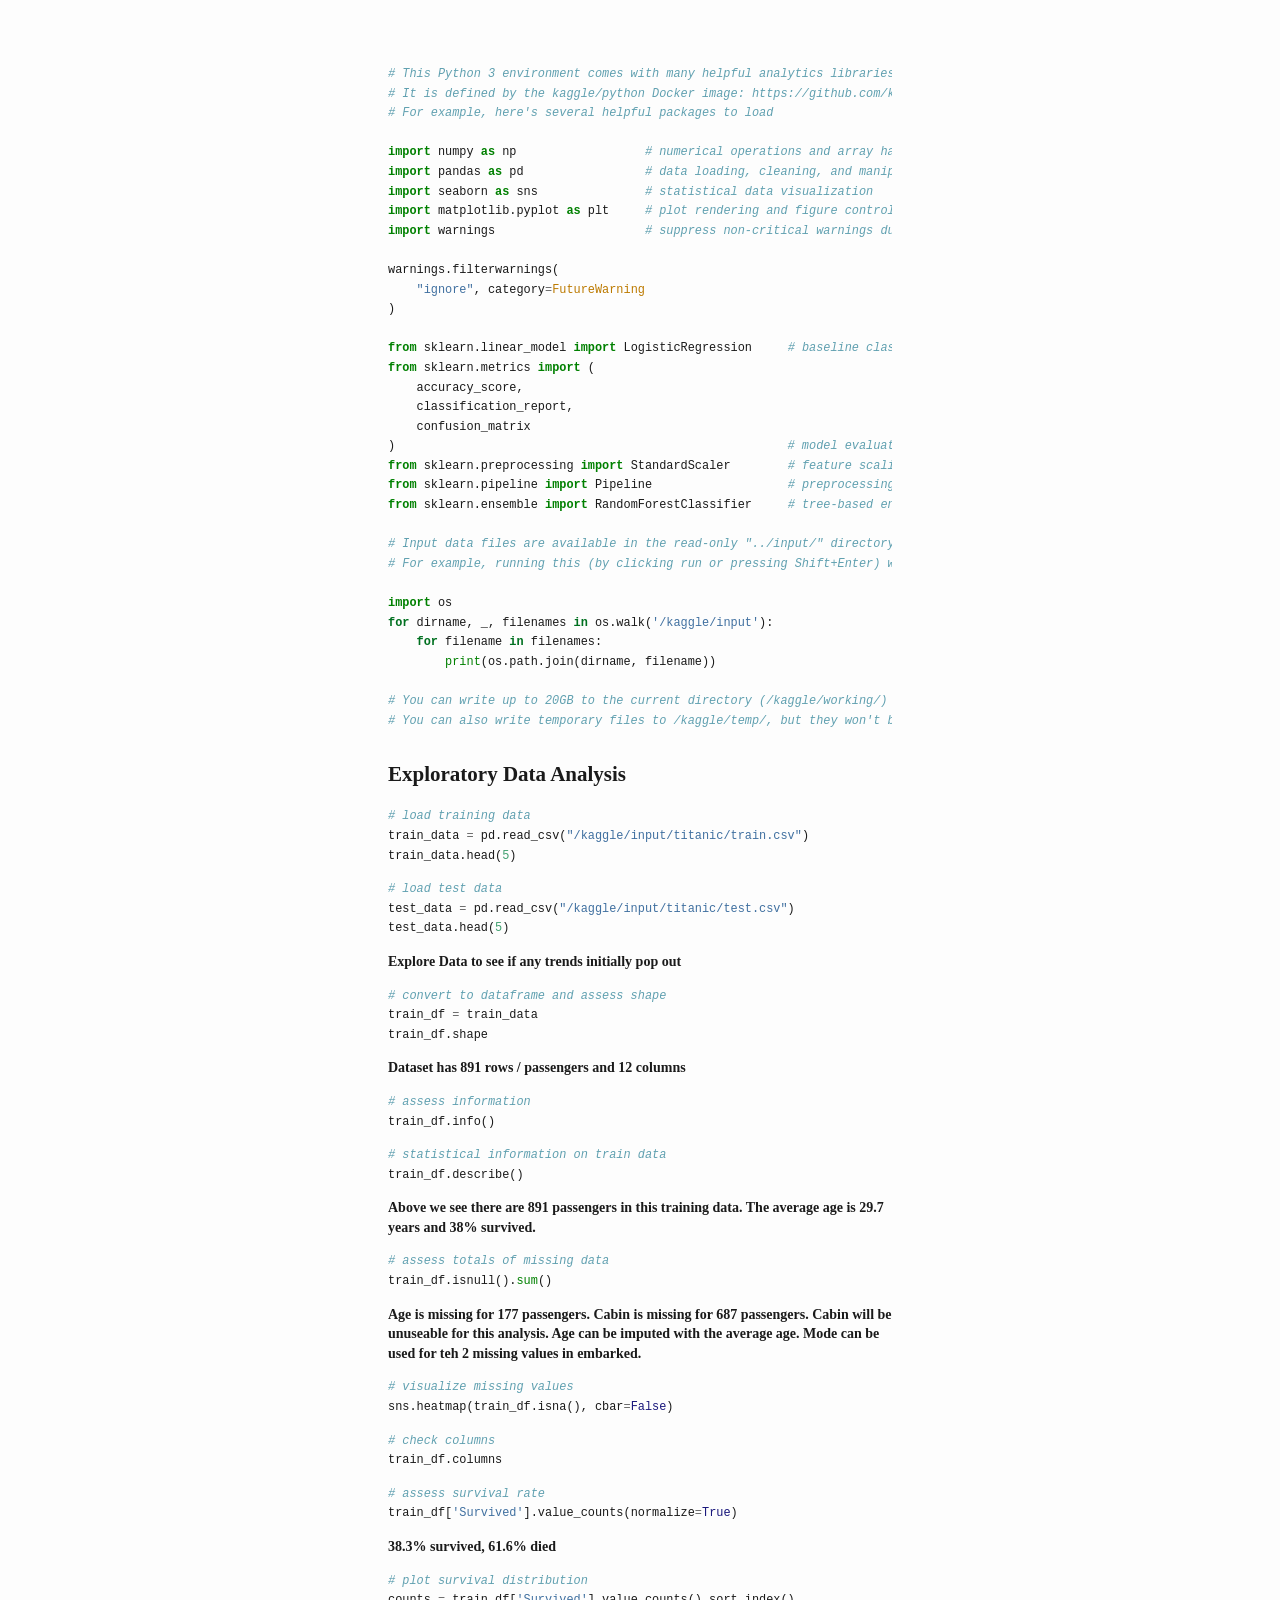
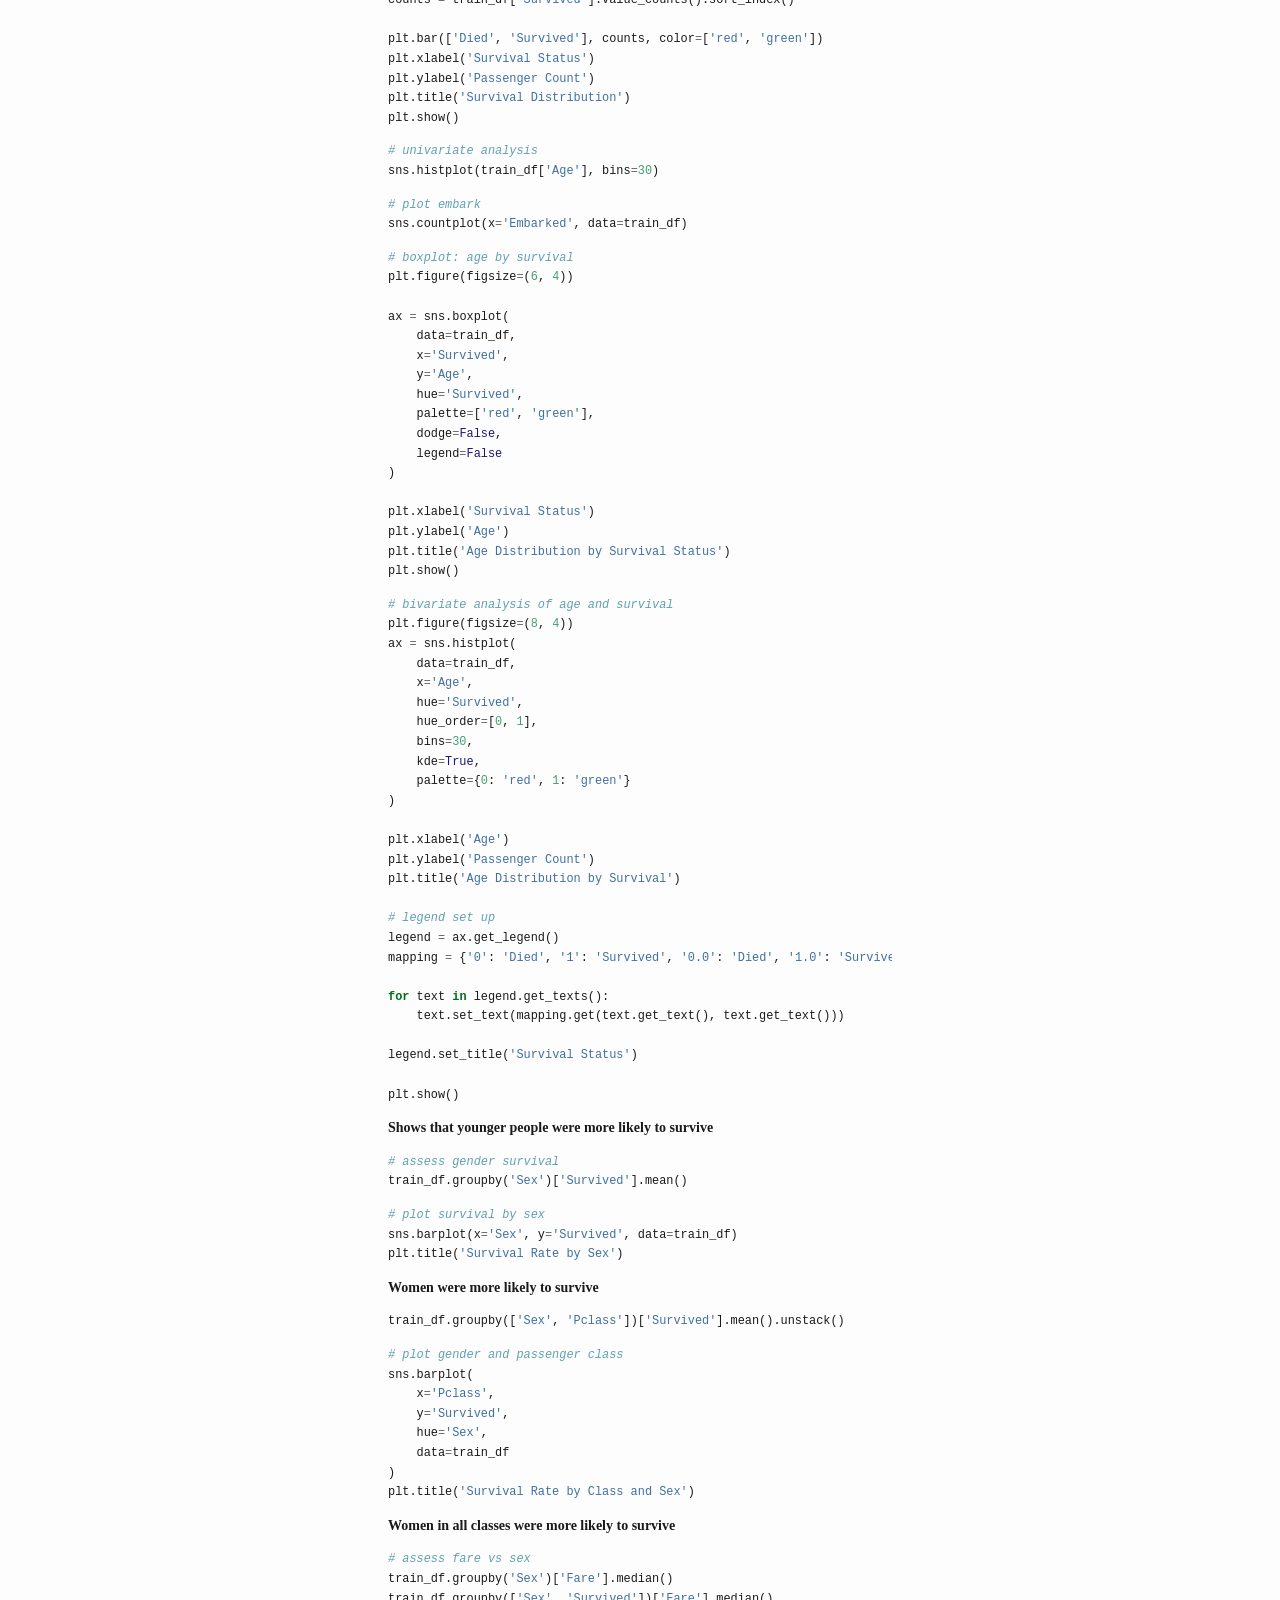
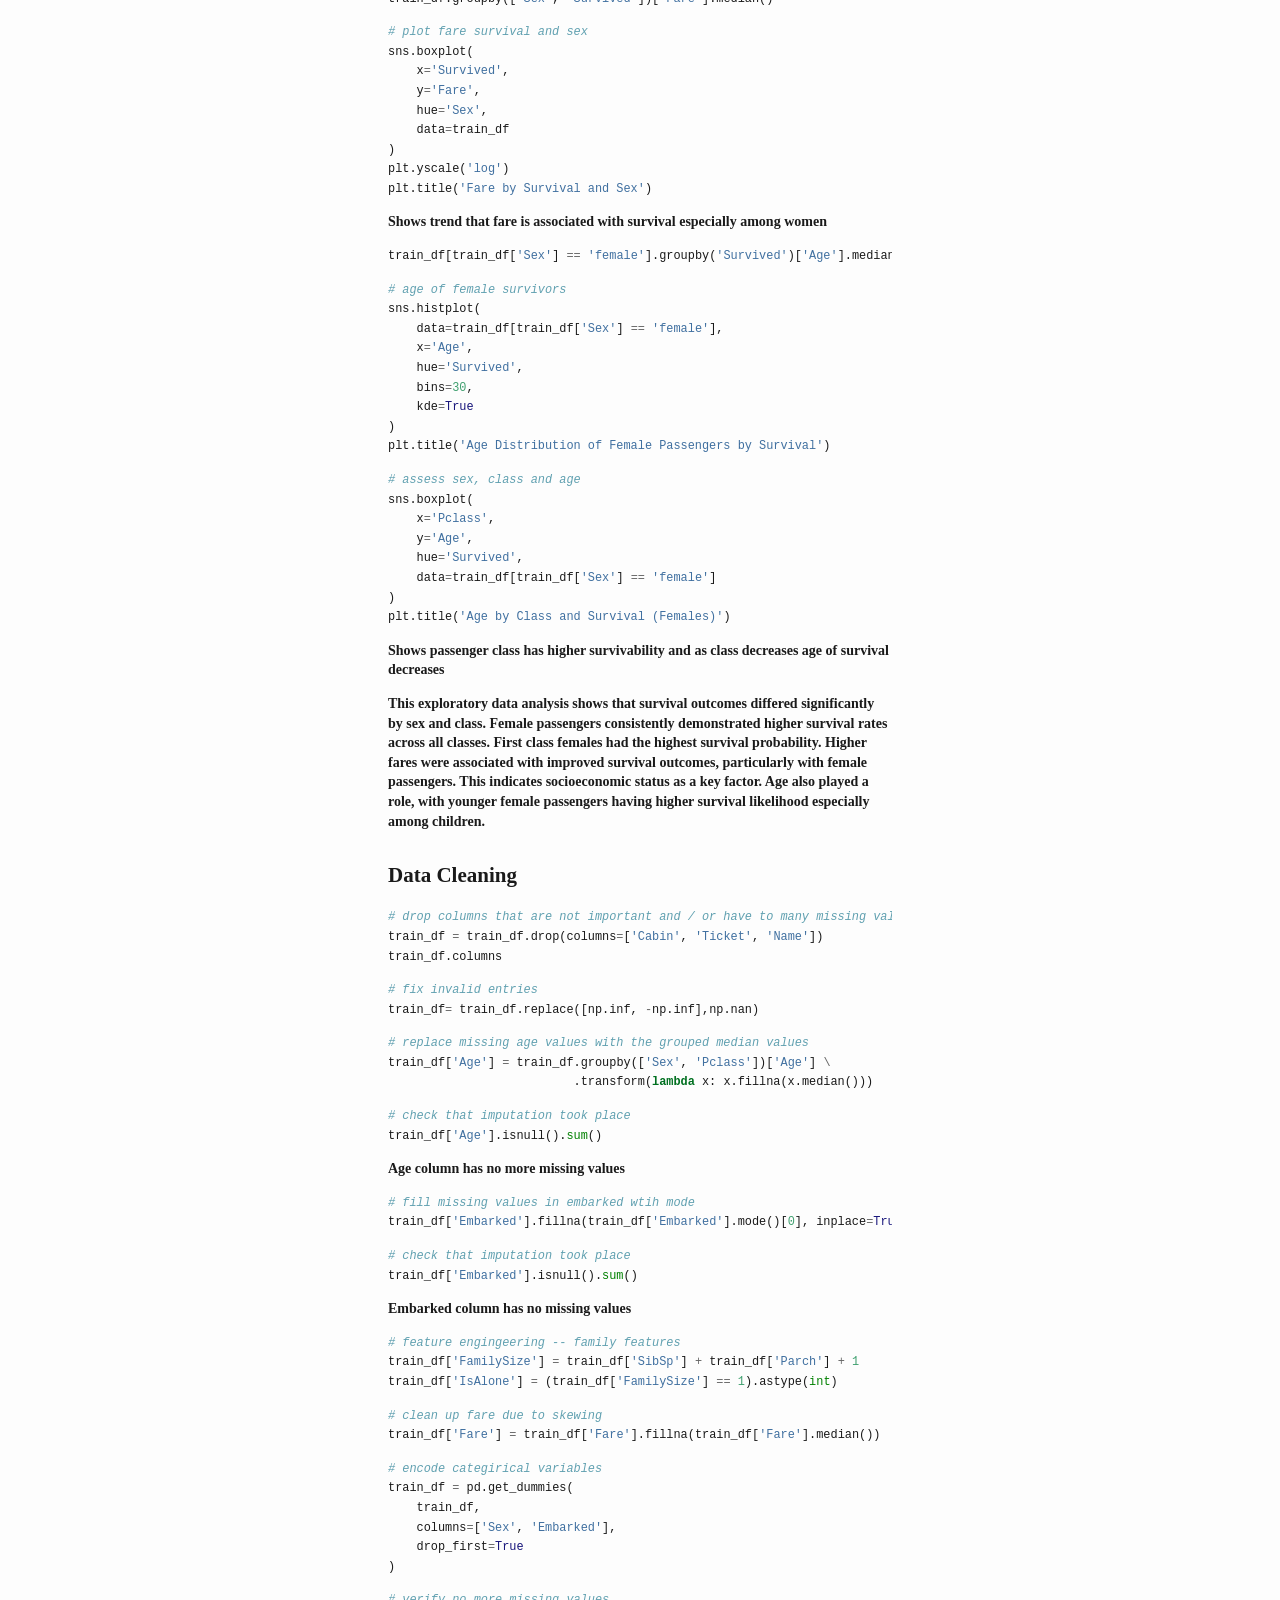
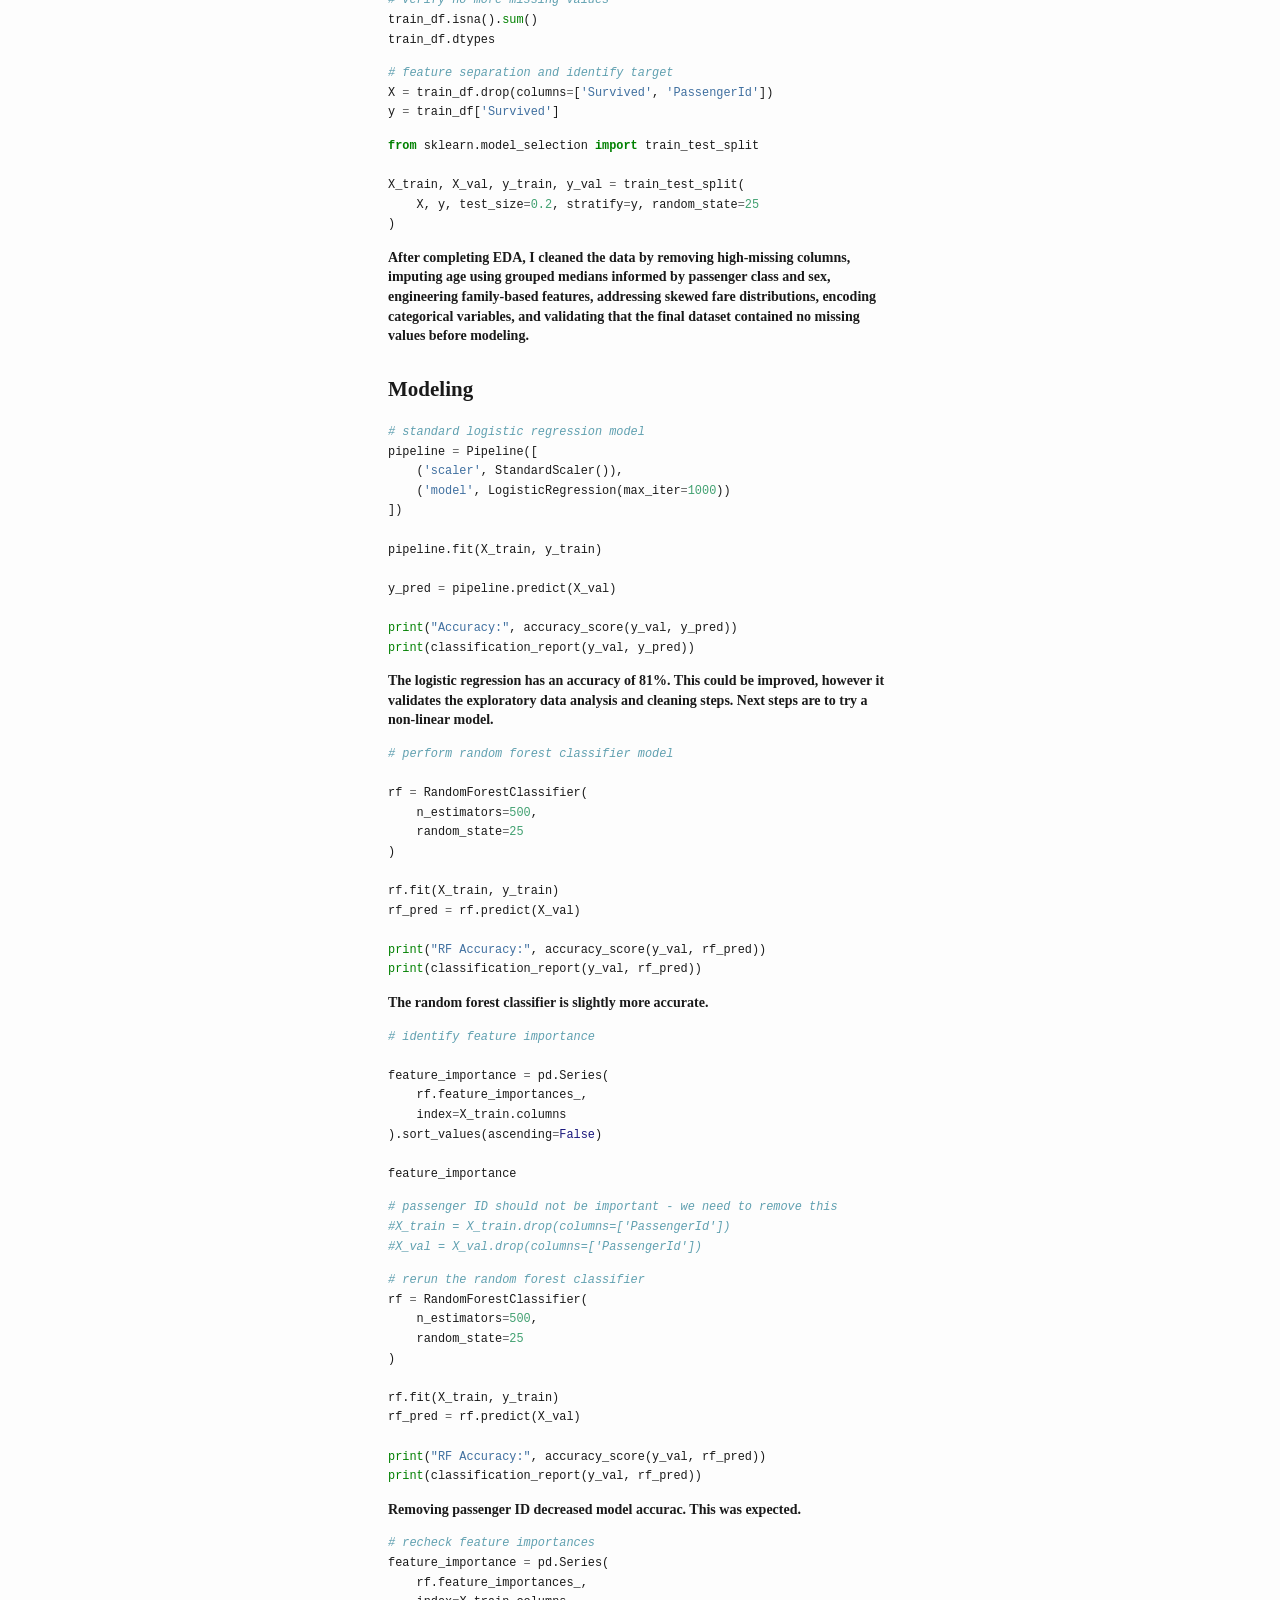
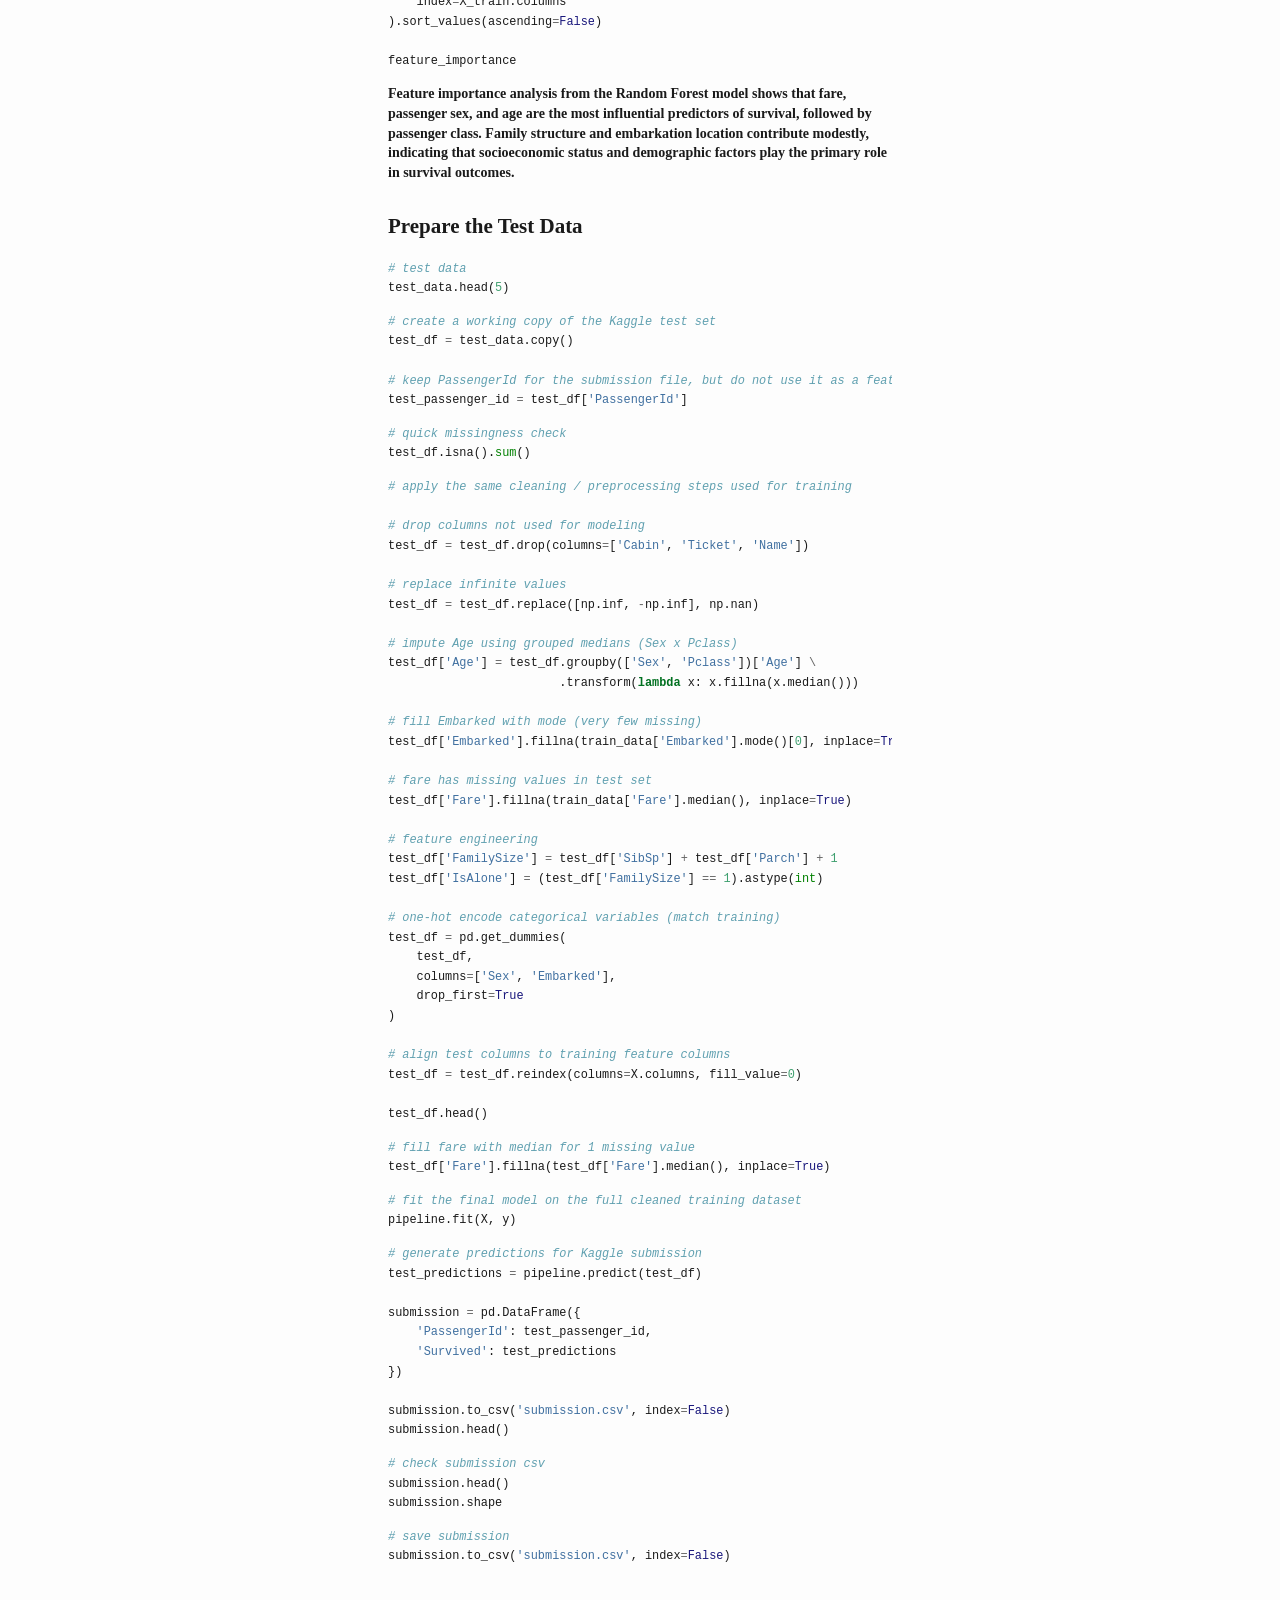
<file: PR_Maquette_V3/assets/notebook.html>
<!DOCTYPE html>
<html xmlns="http://www.w3.org/1999/xhtml" lang="" xml:lang="">
<head>
  <meta charset="utf-8" />
  <meta name="generator" content="pandoc" />
  <meta name="viewport" content="width=device-width, initial-scale=1.0, user-scalable=yes" />
  <title>be3209b8b40a46c99111552bf91f4dde</title>
  <style>
    /* ===== Ajustement global type Jupyter ===== */

    body {
      font-size: 14px !important;
      line-height: 1.4 !important;
    }

    /* Markdown */
    div.text_cell_render {
      font-size: 15px !important;
      line-height: 1.6 !important;
    }

    /* Code cells */
    div.input_area pre,
    div.highlight pre {
      font-size: 13px !important;
      line-height: 1.4 !important;
    }

    /* Outputs */
    div.output_area pre,
    div.output_area {
      font-size: 13px !important;
    }

    /* Tableaux */
    table {
      font-size: 13px !important;
    }

    /* Réduction marges verticales */
    div.cell {
      margin-top: 6px !important;
      margin-bottom: 6px !important;
    }

    html {
      line-height: 1.5;
      font-family: Georgia, serif;
      font-size: 20px;
      color: #1a1a1a;
      background-color: #fdfdfd;
    }
    body {
      margin: 0 auto;
      max-width: 36em;
      padding-left: 50px;
      padding-right: 50px;
      padding-top: 50px;
      padding-bottom: 50px;
      hyphens: auto;
      overflow-wrap: break-word;
      text-rendering: optimizeLegibility;
      font-kerning: normal;
    }
    @media (max-width: 600px) {
      body {
        font-size: 0.9em;
        padding: 1em;
      }
      h1 {
        font-size: 1.8em;
      }
    }
    @media print {
      body {
        background-color: transparent;
        color: black;
        font-size: 12pt;
      }
      p, h2, h3 {
        orphans: 3;
        widows: 3;
      }
      h2, h3, h4 {
        page-break-after: avoid;
      }
    }
    p {
      margin: 1em 0;
    }
    a {
      color: #1a1a1a;
    }
    a:visited {
      color: #1a1a1a;
    }
    img {
      max-width: 100%;
    }
    h1, h2, h3, h4, h5, h6 {
      margin-top: 1.4em;
    }
    h5, h6 {
      font-size: 1em;
      font-style: italic;
    }
    h6 {
      font-weight: normal;
    }
    ol, ul {
      padding-left: 1.7em;
      margin-top: 1em;
    }
    li > ol, li > ul {
      margin-top: 0;
    }
    blockquote {
      margin: 1em 0 1em 1.7em;
      padding-left: 1em;
      border-left: 2px solid #e6e6e6;
      color: #606060;
    }
    code {
      font-family: Menlo, Monaco, 'Lucida Console', Consolas, monospace;
      font-size: 85%;
      margin: 0;
    }
    pre {
      margin: 1em 0;
      overflow: auto;
    }
    pre code {
      padding: 0;
      overflow: visible;
      overflow-wrap: normal;
    }
    .sourceCode {
     background-color: transparent;
     overflow: visible;
    }
    hr {
      background-color: #1a1a1a;
      border: none;
      height: 1px;
      margin: 1em 0;
    }
    table {
      margin: 1em 0;
      border-collapse: collapse;
      width: 100%;
      overflow-x: auto;
      display: block;
      font-variant-numeric: lining-nums tabular-nums;
    }
    table caption {
      margin-bottom: 0.75em;
    }
    tbody {
      margin-top: 0.5em;
      border-top: 1px solid #1a1a1a;
      border-bottom: 1px solid #1a1a1a;
    }
    th {
      border-top: 1px solid #1a1a1a;
      padding: 0.25em 0.5em 0.25em 0.5em;
    }
    td {
      padding: 0.125em 0.5em 0.25em 0.5em;
    }
    header {
      margin-bottom: 4em;
      text-align: center;
    }
    #TOC li {
      list-style: none;
    }
    #TOC ul {
      padding-left: 1.3em;
    }
    #TOC > ul {
      padding-left: 0;
    }
    #TOC a:not(:hover) {
      text-decoration: none;
    }
    code{white-space: pre-wrap;}
    span.smallcaps{font-variant: small-caps;}
    div.columns{display: flex; gap: min(4vw, 1.5em);}
    div.column{flex: auto; overflow-x: auto;}
    div.hanging-indent{margin-left: 1.5em; text-indent: -1.5em;}
    ul.task-list{list-style: none;}
    ul.task-list li input[type="checkbox"] {
      width: 0.8em;
      margin: 0 0.8em 0.2em -1.6em;
      vertical-align: middle;
    }
    pre > code.sourceCode { white-space: pre; position: relative; }
    pre > code.sourceCode > span { display: inline-block; line-height: 1.25; }
    pre > code.sourceCode > span:empty { height: 1.2em; }
    .sourceCode { overflow: visible; }
    code.sourceCode > span { color: inherit; text-decoration: inherit; }
    div.sourceCode { margin: 1em 0; }
    pre.sourceCode { margin: 0; }
    @media screen {
    div.sourceCode { overflow: auto; }
    }
    @media print {
    pre > code.sourceCode { white-space: pre-wrap; }
    pre > code.sourceCode > span { text-indent: -5em; padding-left: 5em; }
    }
    pre.numberSource code
      { counter-reset: source-line 0; }
    pre.numberSource code > span
      { position: relative; left: -4em; counter-increment: source-line; }
    pre.numberSource code > span > a:first-child::before
      { content: counter(source-line);
        position: relative; left: -1em; text-align: right; vertical-align: baseline;
        border: none; display: inline-block;
        -webkit-touch-callout: none; -webkit-user-select: none;
        -khtml-user-select: none; -moz-user-select: none;
        -ms-user-select: none; user-select: none;
        padding: 0 4px; width: 4em;
        color: #aaaaaa;
      }
    pre.numberSource { margin-left: 3em; border-left: 1px solid #aaaaaa;  padding-left: 4px; }
    div.sourceCode
      {   }
    @media screen {
    pre > code.sourceCode > span > a:first-child::before { text-decoration: underline; }
    }
    code span.al { color: #ff0000; font-weight: bold; } /* Alert */
    code span.an { color: #60a0b0; font-weight: bold; font-style: italic; } /* Annotation */
    code span.at { color: #7d9029; } /* Attribute */
    code span.bn { color: #40a070; } /* BaseN */
    code span.bu { color: #008000; } /* BuiltIn */
    code span.cf { color: #007020; font-weight: bold; } /* ControlFlow */
    code span.ch { color: #4070a0; } /* Char */
    code span.cn { color: #880000; } /* Constant */
    code span.co { color: #60a0b0; font-style: italic; } /* Comment */
    code span.cv { color: #60a0b0; font-weight: bold; font-style: italic; } /* CommentVar */
    code span.do { color: #ba2121; font-style: italic; } /* Documentation */
    code span.dt { color: #902000; } /* DataType */
    code span.dv { color: #40a070; } /* DecVal */
    code span.er { color: #ff0000; font-weight: bold; } /* Error */
    code span.ex { } /* Extension */
    code span.fl { color: #40a070; } /* Float */
    code span.fu { color: #06287e; } /* Function */
    code span.im { color: #008000; font-weight: bold; } /* Import */
    code span.in { color: #60a0b0; font-weight: bold; font-style: italic; } /* Information */
    code span.kw { color: #007020; font-weight: bold; } /* Keyword */
    code span.op { color: #666666; } /* Operator */
    code span.ot { color: #007020; } /* Other */
    code span.pp { color: #bc7a00; } /* Preprocessor */
    code span.sc { color: #4070a0; } /* SpecialChar */
    code span.ss { color: #bb6688; } /* SpecialString */
    code span.st { color: #4070a0; } /* String */
    code span.va { color: #19177c; } /* Variable */
    code span.vs { color: #4070a0; } /* VerbatimString */
    code span.wa { color: #60a0b0; font-weight: bold; font-style: italic; } /* Warning */
    .display.math{display: block; text-align: center; margin: 0.5rem auto;}
  </style>
  <!--[if lt IE 9]>
    <script src="//cdnjs.cloudflare.com/ajax/libs/html5shiv/3.7.3/html5shiv-printshiv.min.js"></script>
  <![endif]-->
</head>
<body>
<div class="cell code"
data-_cell_guid="b1076dfc-b9ad-4769-8c92-a6c4dae69d19"
data-_uuid="8f2839f25d086af736a60e9eeb907d3b93b6e0e5"
data-execution="{&quot;iopub.execute_input&quot;:&quot;2026-01-07T21:34:03.575624Z&quot;,&quot;iopub.status.busy&quot;:&quot;2026-01-07T21:34:03.574912Z&quot;,&quot;iopub.status.idle&quot;:&quot;2026-01-07T21:34:03.589405Z&quot;,&quot;shell.execute_reply&quot;:&quot;2026-01-07T21:34:03.588011Z&quot;,&quot;shell.execute_reply.started&quot;:&quot;2026-01-07T21:34:03.575564Z&quot;}"
data-trusted="true">
<div class="sourceCode" id="cb1"><pre
class="sourceCode python"><code class="sourceCode python"><span id="cb1-1"><a href="#cb1-1" aria-hidden="true" tabindex="-1"></a><span class="co"># This Python 3 environment comes with many helpful analytics libraries installed</span></span>
<span id="cb1-2"><a href="#cb1-2" aria-hidden="true" tabindex="-1"></a><span class="co"># It is defined by the kaggle/python Docker image: https://github.com/kaggle/docker-python</span></span>
<span id="cb1-3"><a href="#cb1-3" aria-hidden="true" tabindex="-1"></a><span class="co"># For example, here&#39;s several helpful packages to load</span></span>
<span id="cb1-4"><a href="#cb1-4" aria-hidden="true" tabindex="-1"></a></span>
<span id="cb1-5"><a href="#cb1-5" aria-hidden="true" tabindex="-1"></a><span class="im">import</span> numpy <span class="im">as</span> np                  <span class="co"># numerical operations and array handling</span></span>
<span id="cb1-6"><a href="#cb1-6" aria-hidden="true" tabindex="-1"></a><span class="im">import</span> pandas <span class="im">as</span> pd                 <span class="co"># data loading, cleaning, and manipulation</span></span>
<span id="cb1-7"><a href="#cb1-7" aria-hidden="true" tabindex="-1"></a><span class="im">import</span> seaborn <span class="im">as</span> sns               <span class="co"># statistical data visualization</span></span>
<span id="cb1-8"><a href="#cb1-8" aria-hidden="true" tabindex="-1"></a><span class="im">import</span> matplotlib.pyplot <span class="im">as</span> plt     <span class="co"># plot rendering and figure control</span></span>
<span id="cb1-9"><a href="#cb1-9" aria-hidden="true" tabindex="-1"></a><span class="im">import</span> warnings                     <span class="co"># suppress non-critical warnings during EDA/modeling</span></span>
<span id="cb1-10"><a href="#cb1-10" aria-hidden="true" tabindex="-1"></a></span>
<span id="cb1-11"><a href="#cb1-11" aria-hidden="true" tabindex="-1"></a>warnings.filterwarnings(</span>
<span id="cb1-12"><a href="#cb1-12" aria-hidden="true" tabindex="-1"></a>    <span class="st">&quot;ignore&quot;</span>, category<span class="op">=</span><span class="pp">FutureWarning</span></span>
<span id="cb1-13"><a href="#cb1-13" aria-hidden="true" tabindex="-1"></a>)</span>
<span id="cb1-14"><a href="#cb1-14" aria-hidden="true" tabindex="-1"></a></span>
<span id="cb1-15"><a href="#cb1-15" aria-hidden="true" tabindex="-1"></a><span class="im">from</span> sklearn.linear_model <span class="im">import</span> LogisticRegression     <span class="co"># baseline classification model</span></span>
<span id="cb1-16"><a href="#cb1-16" aria-hidden="true" tabindex="-1"></a><span class="im">from</span> sklearn.metrics <span class="im">import</span> (</span>
<span id="cb1-17"><a href="#cb1-17" aria-hidden="true" tabindex="-1"></a>    accuracy_score,</span>
<span id="cb1-18"><a href="#cb1-18" aria-hidden="true" tabindex="-1"></a>    classification_report,</span>
<span id="cb1-19"><a href="#cb1-19" aria-hidden="true" tabindex="-1"></a>    confusion_matrix</span>
<span id="cb1-20"><a href="#cb1-20" aria-hidden="true" tabindex="-1"></a>)                                                       <span class="co"># model evaluation metrics</span></span>
<span id="cb1-21"><a href="#cb1-21" aria-hidden="true" tabindex="-1"></a><span class="im">from</span> sklearn.preprocessing <span class="im">import</span> StandardScaler        <span class="co"># feature scaling for linear models</span></span>
<span id="cb1-22"><a href="#cb1-22" aria-hidden="true" tabindex="-1"></a><span class="im">from</span> sklearn.pipeline <span class="im">import</span> Pipeline                   <span class="co"># preprocessing and modeling</span></span>
<span id="cb1-23"><a href="#cb1-23" aria-hidden="true" tabindex="-1"></a><span class="im">from</span> sklearn.ensemble <span class="im">import</span> RandomForestClassifier     <span class="co"># tree-based ensemble model</span></span>
<span id="cb1-24"><a href="#cb1-24" aria-hidden="true" tabindex="-1"></a></span>
<span id="cb1-25"><a href="#cb1-25" aria-hidden="true" tabindex="-1"></a><span class="co"># Input data files are available in the read-only &quot;../input/&quot; directory</span></span>
<span id="cb1-26"><a href="#cb1-26" aria-hidden="true" tabindex="-1"></a><span class="co"># For example, running this (by clicking run or pressing Shift+Enter) will list all files under the input directory</span></span>
<span id="cb1-27"><a href="#cb1-27" aria-hidden="true" tabindex="-1"></a></span>
<span id="cb1-28"><a href="#cb1-28" aria-hidden="true" tabindex="-1"></a><span class="im">import</span> os</span>
<span id="cb1-29"><a href="#cb1-29" aria-hidden="true" tabindex="-1"></a><span class="cf">for</span> dirname, _, filenames <span class="kw">in</span> os.walk(<span class="st">&#39;/kaggle/input&#39;</span>):</span>
<span id="cb1-30"><a href="#cb1-30" aria-hidden="true" tabindex="-1"></a>    <span class="cf">for</span> filename <span class="kw">in</span> filenames:</span>
<span id="cb1-31"><a href="#cb1-31" aria-hidden="true" tabindex="-1"></a>        <span class="bu">print</span>(os.path.join(dirname, filename))</span>
<span id="cb1-32"><a href="#cb1-32" aria-hidden="true" tabindex="-1"></a></span>
<span id="cb1-33"><a href="#cb1-33" aria-hidden="true" tabindex="-1"></a><span class="co"># You can write up to 20GB to the current directory (/kaggle/working/) that gets preserved as output when you create a version using &quot;Save &amp; Run All&quot; </span></span>
<span id="cb1-34"><a href="#cb1-34" aria-hidden="true" tabindex="-1"></a><span class="co"># You can also write temporary files to /kaggle/temp/, but they won&#39;t be saved outside of the current session</span></span></code></pre></div>
</div>
<section id="exploratory-data-analysis" class="cell markdown">
<h1>Exploratory Data Analysis</h1>
</section>
<div class="cell code"
data-execution="{&quot;iopub.execute_input&quot;:&quot;2026-01-07T21:34:03.592584Z&quot;,&quot;iopub.status.busy&quot;:&quot;2026-01-07T21:34:03.591452Z&quot;,&quot;iopub.status.idle&quot;:&quot;2026-01-07T21:34:03.632854Z&quot;,&quot;shell.execute_reply&quot;:&quot;2026-01-07T21:34:03.632041Z&quot;,&quot;shell.execute_reply.started&quot;:&quot;2026-01-07T21:34:03.592544Z&quot;}"
data-trusted="true">
<div class="sourceCode" id="cb2"><pre
class="sourceCode python"><code class="sourceCode python"><span id="cb2-1"><a href="#cb2-1" aria-hidden="true" tabindex="-1"></a><span class="co"># load training data</span></span>
<span id="cb2-2"><a href="#cb2-2" aria-hidden="true" tabindex="-1"></a>train_data <span class="op">=</span> pd.read_csv(<span class="st">&quot;/kaggle/input/titanic/train.csv&quot;</span>)</span>
<span id="cb2-3"><a href="#cb2-3" aria-hidden="true" tabindex="-1"></a>train_data.head(<span class="dv">5</span>)</span></code></pre></div>
</div>
<div class="cell code"
data-execution="{&quot;iopub.execute_input&quot;:&quot;2026-01-07T21:34:03.634002Z&quot;,&quot;iopub.status.busy&quot;:&quot;2026-01-07T21:34:03.633701Z&quot;,&quot;iopub.status.idle&quot;:&quot;2026-01-07T21:34:03.653022Z&quot;,&quot;shell.execute_reply&quot;:&quot;2026-01-07T21:34:03.652073Z&quot;,&quot;shell.execute_reply.started&quot;:&quot;2026-01-07T21:34:03.633973Z&quot;}"
data-trusted="true">
<div class="sourceCode" id="cb3"><pre
class="sourceCode python"><code class="sourceCode python"><span id="cb3-1"><a href="#cb3-1" aria-hidden="true" tabindex="-1"></a><span class="co"># load test data </span></span>
<span id="cb3-2"><a href="#cb3-2" aria-hidden="true" tabindex="-1"></a>test_data <span class="op">=</span> pd.read_csv(<span class="st">&quot;/kaggle/input/titanic/test.csv&quot;</span>)</span>
<span id="cb3-3"><a href="#cb3-3" aria-hidden="true" tabindex="-1"></a>test_data.head(<span class="dv">5</span>)</span></code></pre></div>
</div>
<div class="cell markdown">
<p><strong>Explore Data to see if any trends initially pop
out</strong></p>
</div>
<div class="cell code"
data-execution="{&quot;iopub.execute_input&quot;:&quot;2026-01-07T21:34:03.654763Z&quot;,&quot;iopub.status.busy&quot;:&quot;2026-01-07T21:34:03.654383Z&quot;,&quot;iopub.status.idle&quot;:&quot;2026-01-07T21:34:03.661263Z&quot;,&quot;shell.execute_reply&quot;:&quot;2026-01-07T21:34:03.660419Z&quot;,&quot;shell.execute_reply.started&quot;:&quot;2026-01-07T21:34:03.654725Z&quot;}"
data-trusted="true">
<div class="sourceCode" id="cb4"><pre
class="sourceCode python"><code class="sourceCode python"><span id="cb4-1"><a href="#cb4-1" aria-hidden="true" tabindex="-1"></a><span class="co"># convert to dataframe and assess shape</span></span>
<span id="cb4-2"><a href="#cb4-2" aria-hidden="true" tabindex="-1"></a>train_df <span class="op">=</span> train_data </span>
<span id="cb4-3"><a href="#cb4-3" aria-hidden="true" tabindex="-1"></a>train_df.shape</span></code></pre></div>
</div>
<div class="cell markdown">
<p><strong>Dataset has 891 rows / passengers and 12 columns</strong></p>
</div>
<div class="cell code"
data-execution="{&quot;iopub.execute_input&quot;:&quot;2026-01-07T21:34:03.66268Z&quot;,&quot;iopub.status.busy&quot;:&quot;2026-01-07T21:34:03.66236Z&quot;,&quot;iopub.status.idle&quot;:&quot;2026-01-07T21:34:03.683245Z&quot;,&quot;shell.execute_reply&quot;:&quot;2026-01-07T21:34:03.682164Z&quot;,&quot;shell.execute_reply.started&quot;:&quot;2026-01-07T21:34:03.662649Z&quot;}"
data-trusted="true">
<div class="sourceCode" id="cb5"><pre
class="sourceCode python"><code class="sourceCode python"><span id="cb5-1"><a href="#cb5-1" aria-hidden="true" tabindex="-1"></a><span class="co"># assess information </span></span>
<span id="cb5-2"><a href="#cb5-2" aria-hidden="true" tabindex="-1"></a>train_df.info()</span></code></pre></div>
</div>
<div class="cell code"
data-execution="{&quot;iopub.execute_input&quot;:&quot;2026-01-07T21:34:03.684732Z&quot;,&quot;iopub.status.busy&quot;:&quot;2026-01-07T21:34:03.684382Z&quot;,&quot;iopub.status.idle&quot;:&quot;2026-01-07T21:34:03.722836Z&quot;,&quot;shell.execute_reply&quot;:&quot;2026-01-07T21:34:03.721995Z&quot;,&quot;shell.execute_reply.started&quot;:&quot;2026-01-07T21:34:03.684694Z&quot;}"
data-trusted="true">
<div class="sourceCode" id="cb6"><pre
class="sourceCode python"><code class="sourceCode python"><span id="cb6-1"><a href="#cb6-1" aria-hidden="true" tabindex="-1"></a><span class="co"># statistical information on train data</span></span>
<span id="cb6-2"><a href="#cb6-2" aria-hidden="true" tabindex="-1"></a>train_df.describe()</span></code></pre></div>
</div>
<div class="cell markdown">
<p><strong>Above we see there are 891 passengers in this training data.
The average age is 29.7 years and 38% survived.</strong></p>
</div>
<div class="cell code"
data-execution="{&quot;iopub.execute_input&quot;:&quot;2026-01-07T21:34:03.724422Z&quot;,&quot;iopub.status.busy&quot;:&quot;2026-01-07T21:34:03.724043Z&quot;,&quot;iopub.status.idle&quot;:&quot;2026-01-07T21:34:03.733182Z&quot;,&quot;shell.execute_reply&quot;:&quot;2026-01-07T21:34:03.731865Z&quot;,&quot;shell.execute_reply.started&quot;:&quot;2026-01-07T21:34:03.724385Z&quot;}"
data-trusted="true">
<div class="sourceCode" id="cb7"><pre
class="sourceCode python"><code class="sourceCode python"><span id="cb7-1"><a href="#cb7-1" aria-hidden="true" tabindex="-1"></a><span class="co"># assess totals of missing data </span></span>
<span id="cb7-2"><a href="#cb7-2" aria-hidden="true" tabindex="-1"></a>train_df.isnull().<span class="bu">sum</span>()</span></code></pre></div>
</div>
<div class="cell markdown">
<p><strong>Age is missing for 177 passengers. Cabin is missing for 687
passengers. Cabin will be unuseable for this analysis. Age can be
imputed with the average age. Mode can be used for teh 2 missing values
in embarked.</strong></p>
</div>
<div class="cell code"
data-execution="{&quot;iopub.execute_input&quot;:&quot;2026-01-07T21:34:03.734868Z&quot;,&quot;iopub.status.busy&quot;:&quot;2026-01-07T21:34:03.734437Z&quot;,&quot;iopub.status.idle&quot;:&quot;2026-01-07T21:34:04.076345Z&quot;,&quot;shell.execute_reply&quot;:&quot;2026-01-07T21:34:04.075239Z&quot;,&quot;shell.execute_reply.started&quot;:&quot;2026-01-07T21:34:03.734835Z&quot;}"
data-trusted="true">
<div class="sourceCode" id="cb8"><pre
class="sourceCode python"><code class="sourceCode python"><span id="cb8-1"><a href="#cb8-1" aria-hidden="true" tabindex="-1"></a><span class="co"># visualize missing values </span></span>
<span id="cb8-2"><a href="#cb8-2" aria-hidden="true" tabindex="-1"></a>sns.heatmap(train_df.isna(), cbar<span class="op">=</span><span class="va">False</span>)</span></code></pre></div>
</div>
<div class="cell code"
data-execution="{&quot;iopub.execute_input&quot;:&quot;2026-01-07T21:34:04.077997Z&quot;,&quot;iopub.status.busy&quot;:&quot;2026-01-07T21:34:04.077542Z&quot;,&quot;iopub.status.idle&quot;:&quot;2026-01-07T21:34:04.084329Z&quot;,&quot;shell.execute_reply&quot;:&quot;2026-01-07T21:34:04.083217Z&quot;,&quot;shell.execute_reply.started&quot;:&quot;2026-01-07T21:34:04.077962Z&quot;}"
data-trusted="true">
<div class="sourceCode" id="cb9"><pre
class="sourceCode python"><code class="sourceCode python"><span id="cb9-1"><a href="#cb9-1" aria-hidden="true" tabindex="-1"></a><span class="co"># check columns</span></span>
<span id="cb9-2"><a href="#cb9-2" aria-hidden="true" tabindex="-1"></a>train_df.columns</span></code></pre></div>
</div>
<div class="cell code"
data-execution="{&quot;iopub.execute_input&quot;:&quot;2026-01-07T21:34:04.086088Z&quot;,&quot;iopub.status.busy&quot;:&quot;2026-01-07T21:34:04.08565Z&quot;,&quot;iopub.status.idle&quot;:&quot;2026-01-07T21:34:04.10504Z&quot;,&quot;shell.execute_reply&quot;:&quot;2026-01-07T21:34:04.104109Z&quot;,&quot;shell.execute_reply.started&quot;:&quot;2026-01-07T21:34:04.086048Z&quot;}"
data-trusted="true">
<div class="sourceCode" id="cb10"><pre
class="sourceCode python"><code class="sourceCode python"><span id="cb10-1"><a href="#cb10-1" aria-hidden="true" tabindex="-1"></a><span class="co"># assess survival rate</span></span>
<span id="cb10-2"><a href="#cb10-2" aria-hidden="true" tabindex="-1"></a>train_df[<span class="st">&#39;Survived&#39;</span>].value_counts(normalize<span class="op">=</span><span class="va">True</span>)</span></code></pre></div>
</div>
<div class="cell markdown">
<p><strong>38.3% survived, 61.6% died</strong></p>
</div>
<div class="cell code"
data-execution="{&quot;iopub.execute_input&quot;:&quot;2026-01-07T21:34:04.106799Z&quot;,&quot;iopub.status.busy&quot;:&quot;2026-01-07T21:34:04.106374Z&quot;,&quot;iopub.status.idle&quot;:&quot;2026-01-07T21:34:04.235911Z&quot;,&quot;shell.execute_reply&quot;:&quot;2026-01-07T21:34:04.235Z&quot;,&quot;shell.execute_reply.started&quot;:&quot;2026-01-07T21:34:04.10674Z&quot;}"
data-trusted="true">
<div class="sourceCode" id="cb11"><pre
class="sourceCode python"><code class="sourceCode python"><span id="cb11-1"><a href="#cb11-1" aria-hidden="true" tabindex="-1"></a><span class="co"># plot survival distribution</span></span>
<span id="cb11-2"><a href="#cb11-2" aria-hidden="true" tabindex="-1"></a>counts <span class="op">=</span> train_df[<span class="st">&#39;Survived&#39;</span>].value_counts().sort_index()</span>
<span id="cb11-3"><a href="#cb11-3" aria-hidden="true" tabindex="-1"></a></span>
<span id="cb11-4"><a href="#cb11-4" aria-hidden="true" tabindex="-1"></a>plt.bar([<span class="st">&#39;Died&#39;</span>, <span class="st">&#39;Survived&#39;</span>], counts, color<span class="op">=</span>[<span class="st">&#39;red&#39;</span>, <span class="st">&#39;green&#39;</span>])</span>
<span id="cb11-5"><a href="#cb11-5" aria-hidden="true" tabindex="-1"></a>plt.xlabel(<span class="st">&#39;Survival Status&#39;</span>)</span>
<span id="cb11-6"><a href="#cb11-6" aria-hidden="true" tabindex="-1"></a>plt.ylabel(<span class="st">&#39;Passenger Count&#39;</span>)</span>
<span id="cb11-7"><a href="#cb11-7" aria-hidden="true" tabindex="-1"></a>plt.title(<span class="st">&#39;Survival Distribution&#39;</span>)</span>
<span id="cb11-8"><a href="#cb11-8" aria-hidden="true" tabindex="-1"></a>plt.show()</span></code></pre></div>
</div>
<div class="cell code"
data-execution="{&quot;iopub.execute_input&quot;:&quot;2026-01-07T21:34:04.237363Z&quot;,&quot;iopub.status.busy&quot;:&quot;2026-01-07T21:34:04.237007Z&quot;,&quot;iopub.status.idle&quot;:&quot;2026-01-07T21:34:04.451472Z&quot;,&quot;shell.execute_reply&quot;:&quot;2026-01-07T21:34:04.450537Z&quot;,&quot;shell.execute_reply.started&quot;:&quot;2026-01-07T21:34:04.237333Z&quot;}"
data-trusted="true">
<div class="sourceCode" id="cb12"><pre
class="sourceCode python"><code class="sourceCode python"><span id="cb12-1"><a href="#cb12-1" aria-hidden="true" tabindex="-1"></a><span class="co"># univariate analysis </span></span>
<span id="cb12-2"><a href="#cb12-2" aria-hidden="true" tabindex="-1"></a>sns.histplot(train_df[<span class="st">&#39;Age&#39;</span>], bins<span class="op">=</span><span class="dv">30</span>)</span></code></pre></div>
</div>
<div class="cell code"
data-execution="{&quot;iopub.execute_input&quot;:&quot;2026-01-07T21:34:04.453106Z&quot;,&quot;iopub.status.busy&quot;:&quot;2026-01-07T21:34:04.452705Z&quot;,&quot;iopub.status.idle&quot;:&quot;2026-01-07T21:34:04.589612Z&quot;,&quot;shell.execute_reply&quot;:&quot;2026-01-07T21:34:04.58849Z&quot;,&quot;shell.execute_reply.started&quot;:&quot;2026-01-07T21:34:04.453072Z&quot;}"
data-trusted="true">
<div class="sourceCode" id="cb13"><pre
class="sourceCode python"><code class="sourceCode python"><span id="cb13-1"><a href="#cb13-1" aria-hidden="true" tabindex="-1"></a><span class="co"># plot embark</span></span>
<span id="cb13-2"><a href="#cb13-2" aria-hidden="true" tabindex="-1"></a>sns.countplot(x<span class="op">=</span><span class="st">&#39;Embarked&#39;</span>, data<span class="op">=</span>train_df)</span></code></pre></div>
</div>
<div class="cell code"
data-execution="{&quot;iopub.execute_input&quot;:&quot;2026-01-07T21:34:04.591071Z&quot;,&quot;iopub.status.busy&quot;:&quot;2026-01-07T21:34:04.590692Z&quot;,&quot;iopub.status.idle&quot;:&quot;2026-01-07T21:34:04.758108Z&quot;,&quot;shell.execute_reply&quot;:&quot;2026-01-07T21:34:04.757123Z&quot;,&quot;shell.execute_reply.started&quot;:&quot;2026-01-07T21:34:04.591032Z&quot;}"
data-trusted="true">
<div class="sourceCode" id="cb14"><pre
class="sourceCode python"><code class="sourceCode python"><span id="cb14-1"><a href="#cb14-1" aria-hidden="true" tabindex="-1"></a><span class="co"># boxplot: age by survival </span></span>
<span id="cb14-2"><a href="#cb14-2" aria-hidden="true" tabindex="-1"></a>plt.figure(figsize<span class="op">=</span>(<span class="dv">6</span>, <span class="dv">4</span>))</span>
<span id="cb14-3"><a href="#cb14-3" aria-hidden="true" tabindex="-1"></a></span>
<span id="cb14-4"><a href="#cb14-4" aria-hidden="true" tabindex="-1"></a>ax <span class="op">=</span> sns.boxplot(</span>
<span id="cb14-5"><a href="#cb14-5" aria-hidden="true" tabindex="-1"></a>    data<span class="op">=</span>train_df,</span>
<span id="cb14-6"><a href="#cb14-6" aria-hidden="true" tabindex="-1"></a>    x<span class="op">=</span><span class="st">&#39;Survived&#39;</span>,</span>
<span id="cb14-7"><a href="#cb14-7" aria-hidden="true" tabindex="-1"></a>    y<span class="op">=</span><span class="st">&#39;Age&#39;</span>,</span>
<span id="cb14-8"><a href="#cb14-8" aria-hidden="true" tabindex="-1"></a>    hue<span class="op">=</span><span class="st">&#39;Survived&#39;</span>,</span>
<span id="cb14-9"><a href="#cb14-9" aria-hidden="true" tabindex="-1"></a>    palette<span class="op">=</span>[<span class="st">&#39;red&#39;</span>, <span class="st">&#39;green&#39;</span>],</span>
<span id="cb14-10"><a href="#cb14-10" aria-hidden="true" tabindex="-1"></a>    dodge<span class="op">=</span><span class="va">False</span>,</span>
<span id="cb14-11"><a href="#cb14-11" aria-hidden="true" tabindex="-1"></a>    legend<span class="op">=</span><span class="va">False</span></span>
<span id="cb14-12"><a href="#cb14-12" aria-hidden="true" tabindex="-1"></a>)</span>
<span id="cb14-13"><a href="#cb14-13" aria-hidden="true" tabindex="-1"></a></span>
<span id="cb14-14"><a href="#cb14-14" aria-hidden="true" tabindex="-1"></a>plt.xlabel(<span class="st">&#39;Survival Status&#39;</span>)</span>
<span id="cb14-15"><a href="#cb14-15" aria-hidden="true" tabindex="-1"></a>plt.ylabel(<span class="st">&#39;Age&#39;</span>)</span>
<span id="cb14-16"><a href="#cb14-16" aria-hidden="true" tabindex="-1"></a>plt.title(<span class="st">&#39;Age Distribution by Survival Status&#39;</span>)</span>
<span id="cb14-17"><a href="#cb14-17" aria-hidden="true" tabindex="-1"></a>plt.show()</span></code></pre></div>
</div>
<div class="cell code"
data-execution="{&quot;iopub.execute_input&quot;:&quot;2026-01-07T21:34:04.75965Z&quot;,&quot;iopub.status.busy&quot;:&quot;2026-01-07T21:34:04.759319Z&quot;,&quot;iopub.status.idle&quot;:&quot;2026-01-07T21:34:05.071611Z&quot;,&quot;shell.execute_reply&quot;:&quot;2026-01-07T21:34:05.070795Z&quot;,&quot;shell.execute_reply.started&quot;:&quot;2026-01-07T21:34:04.759583Z&quot;}"
data-trusted="true">
<div class="sourceCode" id="cb15"><pre
class="sourceCode python"><code class="sourceCode python"><span id="cb15-1"><a href="#cb15-1" aria-hidden="true" tabindex="-1"></a><span class="co"># bivariate analysis of age and survival </span></span>
<span id="cb15-2"><a href="#cb15-2" aria-hidden="true" tabindex="-1"></a>plt.figure(figsize<span class="op">=</span>(<span class="dv">8</span>, <span class="dv">4</span>))</span>
<span id="cb15-3"><a href="#cb15-3" aria-hidden="true" tabindex="-1"></a>ax <span class="op">=</span> sns.histplot(</span>
<span id="cb15-4"><a href="#cb15-4" aria-hidden="true" tabindex="-1"></a>    data<span class="op">=</span>train_df,</span>
<span id="cb15-5"><a href="#cb15-5" aria-hidden="true" tabindex="-1"></a>    x<span class="op">=</span><span class="st">&#39;Age&#39;</span>,</span>
<span id="cb15-6"><a href="#cb15-6" aria-hidden="true" tabindex="-1"></a>    hue<span class="op">=</span><span class="st">&#39;Survived&#39;</span>,</span>
<span id="cb15-7"><a href="#cb15-7" aria-hidden="true" tabindex="-1"></a>    hue_order<span class="op">=</span>[<span class="dv">0</span>, <span class="dv">1</span>],</span>
<span id="cb15-8"><a href="#cb15-8" aria-hidden="true" tabindex="-1"></a>    bins<span class="op">=</span><span class="dv">30</span>,</span>
<span id="cb15-9"><a href="#cb15-9" aria-hidden="true" tabindex="-1"></a>    kde<span class="op">=</span><span class="va">True</span>,</span>
<span id="cb15-10"><a href="#cb15-10" aria-hidden="true" tabindex="-1"></a>    palette<span class="op">=</span>{<span class="dv">0</span>: <span class="st">&#39;red&#39;</span>, <span class="dv">1</span>: <span class="st">&#39;green&#39;</span>}</span>
<span id="cb15-11"><a href="#cb15-11" aria-hidden="true" tabindex="-1"></a>)</span>
<span id="cb15-12"><a href="#cb15-12" aria-hidden="true" tabindex="-1"></a></span>
<span id="cb15-13"><a href="#cb15-13" aria-hidden="true" tabindex="-1"></a>plt.xlabel(<span class="st">&#39;Age&#39;</span>)</span>
<span id="cb15-14"><a href="#cb15-14" aria-hidden="true" tabindex="-1"></a>plt.ylabel(<span class="st">&#39;Passenger Count&#39;</span>)</span>
<span id="cb15-15"><a href="#cb15-15" aria-hidden="true" tabindex="-1"></a>plt.title(<span class="st">&#39;Age Distribution by Survival&#39;</span>)</span>
<span id="cb15-16"><a href="#cb15-16" aria-hidden="true" tabindex="-1"></a></span>
<span id="cb15-17"><a href="#cb15-17" aria-hidden="true" tabindex="-1"></a><span class="co"># legend set up</span></span>
<span id="cb15-18"><a href="#cb15-18" aria-hidden="true" tabindex="-1"></a>legend <span class="op">=</span> ax.get_legend()</span>
<span id="cb15-19"><a href="#cb15-19" aria-hidden="true" tabindex="-1"></a>mapping <span class="op">=</span> {<span class="st">&#39;0&#39;</span>: <span class="st">&#39;Died&#39;</span>, <span class="st">&#39;1&#39;</span>: <span class="st">&#39;Survived&#39;</span>, <span class="st">&#39;0.0&#39;</span>: <span class="st">&#39;Died&#39;</span>, <span class="st">&#39;1.0&#39;</span>: <span class="st">&#39;Survived&#39;</span>}</span>
<span id="cb15-20"><a href="#cb15-20" aria-hidden="true" tabindex="-1"></a></span>
<span id="cb15-21"><a href="#cb15-21" aria-hidden="true" tabindex="-1"></a><span class="cf">for</span> text <span class="kw">in</span> legend.get_texts():</span>
<span id="cb15-22"><a href="#cb15-22" aria-hidden="true" tabindex="-1"></a>    text.set_text(mapping.get(text.get_text(), text.get_text()))</span>
<span id="cb15-23"><a href="#cb15-23" aria-hidden="true" tabindex="-1"></a></span>
<span id="cb15-24"><a href="#cb15-24" aria-hidden="true" tabindex="-1"></a>legend.set_title(<span class="st">&#39;Survival Status&#39;</span>)</span>
<span id="cb15-25"><a href="#cb15-25" aria-hidden="true" tabindex="-1"></a></span>
<span id="cb15-26"><a href="#cb15-26" aria-hidden="true" tabindex="-1"></a>plt.show()</span></code></pre></div>
</div>
<div class="cell markdown">
<p><strong>Shows that younger people were more likely to
survive</strong></p>
</div>
<div class="cell code"
data-execution="{&quot;iopub.execute_input&quot;:&quot;2026-01-07T21:34:05.072992Z&quot;,&quot;iopub.status.busy&quot;:&quot;2026-01-07T21:34:05.072638Z&quot;,&quot;iopub.status.idle&quot;:&quot;2026-01-07T21:34:05.08197Z&quot;,&quot;shell.execute_reply&quot;:&quot;2026-01-07T21:34:05.080982Z&quot;,&quot;shell.execute_reply.started&quot;:&quot;2026-01-07T21:34:05.072956Z&quot;}"
data-trusted="true">
<div class="sourceCode" id="cb16"><pre
class="sourceCode python"><code class="sourceCode python"><span id="cb16-1"><a href="#cb16-1" aria-hidden="true" tabindex="-1"></a><span class="co"># assess gender survival </span></span>
<span id="cb16-2"><a href="#cb16-2" aria-hidden="true" tabindex="-1"></a>train_df.groupby(<span class="st">&#39;Sex&#39;</span>)[<span class="st">&#39;Survived&#39;</span>].mean()</span></code></pre></div>
</div>
<div class="cell code"
data-execution="{&quot;iopub.execute_input&quot;:&quot;2026-01-07T21:34:05.083444Z&quot;,&quot;iopub.status.busy&quot;:&quot;2026-01-07T21:34:05.083093Z&quot;,&quot;iopub.status.idle&quot;:&quot;2026-01-07T21:34:05.308259Z&quot;,&quot;shell.execute_reply&quot;:&quot;2026-01-07T21:34:05.307249Z&quot;,&quot;shell.execute_reply.started&quot;:&quot;2026-01-07T21:34:05.083408Z&quot;}"
data-trusted="true">
<div class="sourceCode" id="cb17"><pre
class="sourceCode python"><code class="sourceCode python"><span id="cb17-1"><a href="#cb17-1" aria-hidden="true" tabindex="-1"></a><span class="co"># plot survival by sex </span></span>
<span id="cb17-2"><a href="#cb17-2" aria-hidden="true" tabindex="-1"></a>sns.barplot(x<span class="op">=</span><span class="st">&#39;Sex&#39;</span>, y<span class="op">=</span><span class="st">&#39;Survived&#39;</span>, data<span class="op">=</span>train_df)</span>
<span id="cb17-3"><a href="#cb17-3" aria-hidden="true" tabindex="-1"></a>plt.title(<span class="st">&#39;Survival Rate by Sex&#39;</span>)</span></code></pre></div>
</div>
<div class="cell markdown">
<p><strong>Women were more likely to survive</strong></p>
</div>
<div class="cell code"
data-execution="{&quot;iopub.execute_input&quot;:&quot;2026-01-07T21:34:05.310007Z&quot;,&quot;iopub.status.busy&quot;:&quot;2026-01-07T21:34:05.309676Z&quot;,&quot;iopub.status.idle&quot;:&quot;2026-01-07T21:34:05.325145Z&quot;,&quot;shell.execute_reply&quot;:&quot;2026-01-07T21:34:05.323831Z&quot;,&quot;shell.execute_reply.started&quot;:&quot;2026-01-07T21:34:05.309977Z&quot;}"
data-trusted="true">
<div class="sourceCode" id="cb18"><pre
class="sourceCode python"><code class="sourceCode python"><span id="cb18-1"><a href="#cb18-1" aria-hidden="true" tabindex="-1"></a>train_df.groupby([<span class="st">&#39;Sex&#39;</span>, <span class="st">&#39;Pclass&#39;</span>])[<span class="st">&#39;Survived&#39;</span>].mean().unstack()</span></code></pre></div>
</div>
<div class="cell code"
data-execution="{&quot;iopub.execute_input&quot;:&quot;2026-01-07T21:34:05.326561Z&quot;,&quot;iopub.status.busy&quot;:&quot;2026-01-07T21:34:05.32629Z&quot;,&quot;iopub.status.idle&quot;:&quot;2026-01-07T21:34:05.670472Z&quot;,&quot;shell.execute_reply&quot;:&quot;2026-01-07T21:34:05.669323Z&quot;,&quot;shell.execute_reply.started&quot;:&quot;2026-01-07T21:34:05.326535Z&quot;}"
data-trusted="true">
<div class="sourceCode" id="cb19"><pre
class="sourceCode python"><code class="sourceCode python"><span id="cb19-1"><a href="#cb19-1" aria-hidden="true" tabindex="-1"></a><span class="co"># plot gender and passenger class </span></span>
<span id="cb19-2"><a href="#cb19-2" aria-hidden="true" tabindex="-1"></a>sns.barplot(</span>
<span id="cb19-3"><a href="#cb19-3" aria-hidden="true" tabindex="-1"></a>    x<span class="op">=</span><span class="st">&#39;Pclass&#39;</span>,</span>
<span id="cb19-4"><a href="#cb19-4" aria-hidden="true" tabindex="-1"></a>    y<span class="op">=</span><span class="st">&#39;Survived&#39;</span>,</span>
<span id="cb19-5"><a href="#cb19-5" aria-hidden="true" tabindex="-1"></a>    hue<span class="op">=</span><span class="st">&#39;Sex&#39;</span>,</span>
<span id="cb19-6"><a href="#cb19-6" aria-hidden="true" tabindex="-1"></a>    data<span class="op">=</span>train_df</span>
<span id="cb19-7"><a href="#cb19-7" aria-hidden="true" tabindex="-1"></a>)</span>
<span id="cb19-8"><a href="#cb19-8" aria-hidden="true" tabindex="-1"></a>plt.title(<span class="st">&#39;Survival Rate by Class and Sex&#39;</span>)</span></code></pre></div>
</div>
<div class="cell markdown">
<p><strong>Women in all classes were more likely to survive</strong></p>
</div>
<div class="cell code"
data-execution="{&quot;iopub.execute_input&quot;:&quot;2026-01-07T21:34:05.672017Z&quot;,&quot;iopub.status.busy&quot;:&quot;2026-01-07T21:34:05.671613Z&quot;,&quot;iopub.status.idle&quot;:&quot;2026-01-07T21:34:05.683627Z&quot;,&quot;shell.execute_reply&quot;:&quot;2026-01-07T21:34:05.682482Z&quot;,&quot;shell.execute_reply.started&quot;:&quot;2026-01-07T21:34:05.671987Z&quot;}"
data-trusted="true">
<div class="sourceCode" id="cb20"><pre
class="sourceCode python"><code class="sourceCode python"><span id="cb20-1"><a href="#cb20-1" aria-hidden="true" tabindex="-1"></a><span class="co"># assess fare vs sex</span></span>
<span id="cb20-2"><a href="#cb20-2" aria-hidden="true" tabindex="-1"></a>train_df.groupby(<span class="st">&#39;Sex&#39;</span>)[<span class="st">&#39;Fare&#39;</span>].median()</span>
<span id="cb20-3"><a href="#cb20-3" aria-hidden="true" tabindex="-1"></a>train_df.groupby([<span class="st">&#39;Sex&#39;</span>, <span class="st">&#39;Survived&#39;</span>])[<span class="st">&#39;Fare&#39;</span>].median()</span></code></pre></div>
</div>
<div class="cell code"
data-execution="{&quot;iopub.execute_input&quot;:&quot;2026-01-07T21:34:05.685253Z&quot;,&quot;iopub.status.busy&quot;:&quot;2026-01-07T21:34:05.684847Z&quot;,&quot;iopub.status.idle&quot;:&quot;2026-01-07T21:34:06.093063Z&quot;,&quot;shell.execute_reply&quot;:&quot;2026-01-07T21:34:06.092211Z&quot;,&quot;shell.execute_reply.started&quot;:&quot;2026-01-07T21:34:05.685189Z&quot;}"
data-trusted="true">
<div class="sourceCode" id="cb21"><pre
class="sourceCode python"><code class="sourceCode python"><span id="cb21-1"><a href="#cb21-1" aria-hidden="true" tabindex="-1"></a><span class="co"># plot fare survival and sex </span></span>
<span id="cb21-2"><a href="#cb21-2" aria-hidden="true" tabindex="-1"></a>sns.boxplot(</span>
<span id="cb21-3"><a href="#cb21-3" aria-hidden="true" tabindex="-1"></a>    x<span class="op">=</span><span class="st">&#39;Survived&#39;</span>,</span>
<span id="cb21-4"><a href="#cb21-4" aria-hidden="true" tabindex="-1"></a>    y<span class="op">=</span><span class="st">&#39;Fare&#39;</span>,</span>
<span id="cb21-5"><a href="#cb21-5" aria-hidden="true" tabindex="-1"></a>    hue<span class="op">=</span><span class="st">&#39;Sex&#39;</span>,</span>
<span id="cb21-6"><a href="#cb21-6" aria-hidden="true" tabindex="-1"></a>    data<span class="op">=</span>train_df</span>
<span id="cb21-7"><a href="#cb21-7" aria-hidden="true" tabindex="-1"></a>)</span>
<span id="cb21-8"><a href="#cb21-8" aria-hidden="true" tabindex="-1"></a>plt.yscale(<span class="st">&#39;log&#39;</span>)</span>
<span id="cb21-9"><a href="#cb21-9" aria-hidden="true" tabindex="-1"></a>plt.title(<span class="st">&#39;Fare by Survival and Sex&#39;</span>)</span></code></pre></div>
</div>
<div class="cell markdown">
<p><strong>Shows trend that fare is associated with survival especially
among women</strong></p>
</div>
<div class="cell code"
data-execution="{&quot;iopub.execute_input&quot;:&quot;2026-01-07T21:34:06.094498Z&quot;,&quot;iopub.status.busy&quot;:&quot;2026-01-07T21:34:06.094164Z&quot;,&quot;iopub.status.idle&quot;:&quot;2026-01-07T21:34:06.104629Z&quot;,&quot;shell.execute_reply&quot;:&quot;2026-01-07T21:34:06.103256Z&quot;,&quot;shell.execute_reply.started&quot;:&quot;2026-01-07T21:34:06.094461Z&quot;}"
data-trusted="true">
<div class="sourceCode" id="cb22"><pre
class="sourceCode python"><code class="sourceCode python"><span id="cb22-1"><a href="#cb22-1" aria-hidden="true" tabindex="-1"></a>train_df[train_df[<span class="st">&#39;Sex&#39;</span>] <span class="op">==</span> <span class="st">&#39;female&#39;</span>].groupby(<span class="st">&#39;Survived&#39;</span>)[<span class="st">&#39;Age&#39;</span>].median()</span></code></pre></div>
</div>
<div class="cell code"
data-execution="{&quot;iopub.execute_input&quot;:&quot;2026-01-07T21:34:06.107231Z&quot;,&quot;iopub.status.busy&quot;:&quot;2026-01-07T21:34:06.106026Z&quot;,&quot;iopub.status.idle&quot;:&quot;2026-01-07T21:34:06.494092Z&quot;,&quot;shell.execute_reply&quot;:&quot;2026-01-07T21:34:06.493171Z&quot;,&quot;shell.execute_reply.started&quot;:&quot;2026-01-07T21:34:06.107192Z&quot;}"
data-trusted="true">
<div class="sourceCode" id="cb23"><pre
class="sourceCode python"><code class="sourceCode python"><span id="cb23-1"><a href="#cb23-1" aria-hidden="true" tabindex="-1"></a><span class="co"># age of female survivors </span></span>
<span id="cb23-2"><a href="#cb23-2" aria-hidden="true" tabindex="-1"></a>sns.histplot(</span>
<span id="cb23-3"><a href="#cb23-3" aria-hidden="true" tabindex="-1"></a>    data<span class="op">=</span>train_df[train_df[<span class="st">&#39;Sex&#39;</span>] <span class="op">==</span> <span class="st">&#39;female&#39;</span>],</span>
<span id="cb23-4"><a href="#cb23-4" aria-hidden="true" tabindex="-1"></a>    x<span class="op">=</span><span class="st">&#39;Age&#39;</span>,</span>
<span id="cb23-5"><a href="#cb23-5" aria-hidden="true" tabindex="-1"></a>    hue<span class="op">=</span><span class="st">&#39;Survived&#39;</span>,</span>
<span id="cb23-6"><a href="#cb23-6" aria-hidden="true" tabindex="-1"></a>    bins<span class="op">=</span><span class="dv">30</span>,</span>
<span id="cb23-7"><a href="#cb23-7" aria-hidden="true" tabindex="-1"></a>    kde<span class="op">=</span><span class="va">True</span></span>
<span id="cb23-8"><a href="#cb23-8" aria-hidden="true" tabindex="-1"></a>)</span>
<span id="cb23-9"><a href="#cb23-9" aria-hidden="true" tabindex="-1"></a>plt.title(<span class="st">&#39;Age Distribution of Female Passengers by Survival&#39;</span>)</span></code></pre></div>
</div>
<div class="cell code"
data-execution="{&quot;iopub.execute_input&quot;:&quot;2026-01-07T21:34:06.495649Z&quot;,&quot;iopub.status.busy&quot;:&quot;2026-01-07T21:34:06.495236Z&quot;,&quot;iopub.status.idle&quot;:&quot;2026-01-07T21:34:06.754821Z&quot;,&quot;shell.execute_reply&quot;:&quot;2026-01-07T21:34:06.753893Z&quot;,&quot;shell.execute_reply.started&quot;:&quot;2026-01-07T21:34:06.495592Z&quot;}"
data-trusted="true">
<div class="sourceCode" id="cb24"><pre
class="sourceCode python"><code class="sourceCode python"><span id="cb24-1"><a href="#cb24-1" aria-hidden="true" tabindex="-1"></a><span class="co"># assess sex, class and age </span></span>
<span id="cb24-2"><a href="#cb24-2" aria-hidden="true" tabindex="-1"></a>sns.boxplot(</span>
<span id="cb24-3"><a href="#cb24-3" aria-hidden="true" tabindex="-1"></a>    x<span class="op">=</span><span class="st">&#39;Pclass&#39;</span>,</span>
<span id="cb24-4"><a href="#cb24-4" aria-hidden="true" tabindex="-1"></a>    y<span class="op">=</span><span class="st">&#39;Age&#39;</span>,</span>
<span id="cb24-5"><a href="#cb24-5" aria-hidden="true" tabindex="-1"></a>    hue<span class="op">=</span><span class="st">&#39;Survived&#39;</span>,</span>
<span id="cb24-6"><a href="#cb24-6" aria-hidden="true" tabindex="-1"></a>    data<span class="op">=</span>train_df[train_df[<span class="st">&#39;Sex&#39;</span>] <span class="op">==</span> <span class="st">&#39;female&#39;</span>]</span>
<span id="cb24-7"><a href="#cb24-7" aria-hidden="true" tabindex="-1"></a>)</span>
<span id="cb24-8"><a href="#cb24-8" aria-hidden="true" tabindex="-1"></a>plt.title(<span class="st">&#39;Age by Class and Survival (Females)&#39;</span>)</span></code></pre></div>
</div>
<div class="cell markdown">
<p><strong>Shows passenger class has higher survivability and as class
decreases age of survival decreases</strong></p>
</div>
<div class="cell markdown">
<p><strong>This exploratory data analysis shows that survival outcomes
differed significantly by sex and class. Female passengers consistently
demonstrated higher survival rates across all classes. First class
females had the highest survival probability. Higher fares were
associated with improved survival outcomes, particularly with female
passengers. This indicates socioeconomic status as a key factor. Age
also played a role, with younger female passengers having higher
survival likelihood especially among children.</strong></p>
</div>
<section id="data-cleaning" class="cell markdown">
<h1>Data Cleaning</h1>
</section>
<div class="cell code"
data-execution="{&quot;iopub.execute_input&quot;:&quot;2026-01-07T21:34:06.756555Z&quot;,&quot;iopub.status.busy&quot;:&quot;2026-01-07T21:34:06.756254Z&quot;,&quot;iopub.status.idle&quot;:&quot;2026-01-07T21:34:06.76453Z&quot;,&quot;shell.execute_reply&quot;:&quot;2026-01-07T21:34:06.763562Z&quot;,&quot;shell.execute_reply.started&quot;:&quot;2026-01-07T21:34:06.756527Z&quot;}"
data-trusted="true">
<div class="sourceCode" id="cb25"><pre
class="sourceCode python"><code class="sourceCode python"><span id="cb25-1"><a href="#cb25-1" aria-hidden="true" tabindex="-1"></a><span class="co"># drop columns that are not important and / or have to many missing values</span></span>
<span id="cb25-2"><a href="#cb25-2" aria-hidden="true" tabindex="-1"></a>train_df <span class="op">=</span> train_df.drop(columns<span class="op">=</span>[<span class="st">&#39;Cabin&#39;</span>, <span class="st">&#39;Ticket&#39;</span>, <span class="st">&#39;Name&#39;</span>])</span>
<span id="cb25-3"><a href="#cb25-3" aria-hidden="true" tabindex="-1"></a>train_df.columns</span></code></pre></div>
</div>
<div class="cell code"
data-execution="{&quot;iopub.execute_input&quot;:&quot;2026-01-07T21:34:06.766088Z&quot;,&quot;iopub.status.busy&quot;:&quot;2026-01-07T21:34:06.765789Z&quot;,&quot;iopub.status.idle&quot;:&quot;2026-01-07T21:34:06.78598Z&quot;,&quot;shell.execute_reply&quot;:&quot;2026-01-07T21:34:06.784878Z&quot;,&quot;shell.execute_reply.started&quot;:&quot;2026-01-07T21:34:06.766052Z&quot;}"
data-trusted="true">
<div class="sourceCode" id="cb26"><pre
class="sourceCode python"><code class="sourceCode python"><span id="cb26-1"><a href="#cb26-1" aria-hidden="true" tabindex="-1"></a><span class="co"># fix invalid entries </span></span>
<span id="cb26-2"><a href="#cb26-2" aria-hidden="true" tabindex="-1"></a>train_df<span class="op">=</span> train_df.replace([np.inf, <span class="op">-</span>np.inf],np.nan)</span></code></pre></div>
</div>
<div class="cell code"
data-execution="{&quot;iopub.execute_input&quot;:&quot;2026-01-07T21:34:06.788196Z&quot;,&quot;iopub.status.busy&quot;:&quot;2026-01-07T21:34:06.787846Z&quot;,&quot;iopub.status.idle&quot;:&quot;2026-01-07T21:34:06.8085Z&quot;,&quot;shell.execute_reply&quot;:&quot;2026-01-07T21:34:06.806832Z&quot;,&quot;shell.execute_reply.started&quot;:&quot;2026-01-07T21:34:06.788166Z&quot;}"
data-trusted="true">
<div class="sourceCode" id="cb27"><pre
class="sourceCode python"><code class="sourceCode python"><span id="cb27-1"><a href="#cb27-1" aria-hidden="true" tabindex="-1"></a><span class="co"># replace missing age values with the grouped median values</span></span>
<span id="cb27-2"><a href="#cb27-2" aria-hidden="true" tabindex="-1"></a>train_df[<span class="st">&#39;Age&#39;</span>] <span class="op">=</span> train_df.groupby([<span class="st">&#39;Sex&#39;</span>, <span class="st">&#39;Pclass&#39;</span>])[<span class="st">&#39;Age&#39;</span>] <span class="op">\</span></span>
<span id="cb27-3"><a href="#cb27-3" aria-hidden="true" tabindex="-1"></a>                          .transform(<span class="kw">lambda</span> x: x.fillna(x.median()))</span></code></pre></div>
</div>
<div class="cell code"
data-execution="{&quot;iopub.execute_input&quot;:&quot;2026-01-07T21:34:06.810844Z&quot;,&quot;iopub.status.busy&quot;:&quot;2026-01-07T21:34:06.810425Z&quot;,&quot;iopub.status.idle&quot;:&quot;2026-01-07T21:34:06.818849Z&quot;,&quot;shell.execute_reply&quot;:&quot;2026-01-07T21:34:06.818085Z&quot;,&quot;shell.execute_reply.started&quot;:&quot;2026-01-07T21:34:06.810813Z&quot;}"
data-trusted="true">
<div class="sourceCode" id="cb28"><pre
class="sourceCode python"><code class="sourceCode python"><span id="cb28-1"><a href="#cb28-1" aria-hidden="true" tabindex="-1"></a><span class="co"># check that imputation took place </span></span>
<span id="cb28-2"><a href="#cb28-2" aria-hidden="true" tabindex="-1"></a>train_df[<span class="st">&#39;Age&#39;</span>].isnull().<span class="bu">sum</span>()</span></code></pre></div>
</div>
<div class="cell markdown">
<p><strong>Age column has no more missing values</strong></p>
</div>
<div class="cell code"
data-execution="{&quot;iopub.execute_input&quot;:&quot;2026-01-07T21:34:06.820348Z&quot;,&quot;iopub.status.busy&quot;:&quot;2026-01-07T21:34:06.819939Z&quot;,&quot;iopub.status.idle&quot;:&quot;2026-01-07T21:34:06.837489Z&quot;,&quot;shell.execute_reply&quot;:&quot;2026-01-07T21:34:06.836406Z&quot;,&quot;shell.execute_reply.started&quot;:&quot;2026-01-07T21:34:06.820304Z&quot;}"
data-trusted="true">
<div class="sourceCode" id="cb29"><pre
class="sourceCode python"><code class="sourceCode python"><span id="cb29-1"><a href="#cb29-1" aria-hidden="true" tabindex="-1"></a><span class="co"># fill missing values in embarked wtih mode </span></span>
<span id="cb29-2"><a href="#cb29-2" aria-hidden="true" tabindex="-1"></a>train_df[<span class="st">&#39;Embarked&#39;</span>].fillna(train_df[<span class="st">&#39;Embarked&#39;</span>].mode()[<span class="dv">0</span>], inplace<span class="op">=</span><span class="va">True</span>)</span></code></pre></div>
</div>
<div class="cell code"
data-execution="{&quot;iopub.execute_input&quot;:&quot;2026-01-07T21:34:06.839489Z&quot;,&quot;iopub.status.busy&quot;:&quot;2026-01-07T21:34:06.8391Z&quot;,&quot;iopub.status.idle&quot;:&quot;2026-01-07T21:34:06.856647Z&quot;,&quot;shell.execute_reply&quot;:&quot;2026-01-07T21:34:06.855455Z&quot;,&quot;shell.execute_reply.started&quot;:&quot;2026-01-07T21:34:06.839456Z&quot;}"
data-trusted="true">
<div class="sourceCode" id="cb30"><pre
class="sourceCode python"><code class="sourceCode python"><span id="cb30-1"><a href="#cb30-1" aria-hidden="true" tabindex="-1"></a><span class="co"># check that imputation took place</span></span>
<span id="cb30-2"><a href="#cb30-2" aria-hidden="true" tabindex="-1"></a>train_df[<span class="st">&#39;Embarked&#39;</span>].isnull().<span class="bu">sum</span>()</span></code></pre></div>
</div>
<div class="cell markdown">
<p><strong>Embarked column has no missing values</strong></p>
</div>
<div class="cell code"
data-execution="{&quot;iopub.execute_input&quot;:&quot;2026-01-07T21:34:06.858478Z&quot;,&quot;iopub.status.busy&quot;:&quot;2026-01-07T21:34:06.85797Z&quot;,&quot;iopub.status.idle&quot;:&quot;2026-01-07T21:34:06.874321Z&quot;,&quot;shell.execute_reply&quot;:&quot;2026-01-07T21:34:06.873369Z&quot;,&quot;shell.execute_reply.started&quot;:&quot;2026-01-07T21:34:06.858427Z&quot;}"
data-trusted="true">
<div class="sourceCode" id="cb31"><pre
class="sourceCode python"><code class="sourceCode python"><span id="cb31-1"><a href="#cb31-1" aria-hidden="true" tabindex="-1"></a><span class="co"># feature engingeering -- family features</span></span>
<span id="cb31-2"><a href="#cb31-2" aria-hidden="true" tabindex="-1"></a>train_df[<span class="st">&#39;FamilySize&#39;</span>] <span class="op">=</span> train_df[<span class="st">&#39;SibSp&#39;</span>] <span class="op">+</span> train_df[<span class="st">&#39;Parch&#39;</span>] <span class="op">+</span> <span class="dv">1</span></span>
<span id="cb31-3"><a href="#cb31-3" aria-hidden="true" tabindex="-1"></a>train_df[<span class="st">&#39;IsAlone&#39;</span>] <span class="op">=</span> (train_df[<span class="st">&#39;FamilySize&#39;</span>] <span class="op">==</span> <span class="dv">1</span>).astype(<span class="bu">int</span>)</span></code></pre></div>
</div>
<div class="cell code"
data-execution="{&quot;iopub.execute_input&quot;:&quot;2026-01-07T21:34:06.875853Z&quot;,&quot;iopub.status.busy&quot;:&quot;2026-01-07T21:34:06.875468Z&quot;,&quot;iopub.status.idle&quot;:&quot;2026-01-07T21:34:06.892207Z&quot;,&quot;shell.execute_reply&quot;:&quot;2026-01-07T21:34:06.891073Z&quot;,&quot;shell.execute_reply.started&quot;:&quot;2026-01-07T21:34:06.875813Z&quot;}"
data-trusted="true">
<div class="sourceCode" id="cb32"><pre
class="sourceCode python"><code class="sourceCode python"><span id="cb32-1"><a href="#cb32-1" aria-hidden="true" tabindex="-1"></a><span class="co"># clean up fare due to skewing</span></span>
<span id="cb32-2"><a href="#cb32-2" aria-hidden="true" tabindex="-1"></a>train_df[<span class="st">&#39;Fare&#39;</span>] <span class="op">=</span> train_df[<span class="st">&#39;Fare&#39;</span>].fillna(train_df[<span class="st">&#39;Fare&#39;</span>].median())</span></code></pre></div>
</div>
<div class="cell code"
data-execution="{&quot;iopub.execute_input&quot;:&quot;2026-01-07T21:34:06.894734Z&quot;,&quot;iopub.status.busy&quot;:&quot;2026-01-07T21:34:06.894204Z&quot;,&quot;iopub.status.idle&quot;:&quot;2026-01-07T21:34:06.913241Z&quot;,&quot;shell.execute_reply&quot;:&quot;2026-01-07T21:34:06.912346Z&quot;,&quot;shell.execute_reply.started&quot;:&quot;2026-01-07T21:34:06.894703Z&quot;}"
data-trusted="true">
<div class="sourceCode" id="cb33"><pre
class="sourceCode python"><code class="sourceCode python"><span id="cb33-1"><a href="#cb33-1" aria-hidden="true" tabindex="-1"></a><span class="co"># encode categirical variables </span></span>
<span id="cb33-2"><a href="#cb33-2" aria-hidden="true" tabindex="-1"></a>train_df <span class="op">=</span> pd.get_dummies(</span>
<span id="cb33-3"><a href="#cb33-3" aria-hidden="true" tabindex="-1"></a>    train_df,</span>
<span id="cb33-4"><a href="#cb33-4" aria-hidden="true" tabindex="-1"></a>    columns<span class="op">=</span>[<span class="st">&#39;Sex&#39;</span>, <span class="st">&#39;Embarked&#39;</span>],</span>
<span id="cb33-5"><a href="#cb33-5" aria-hidden="true" tabindex="-1"></a>    drop_first<span class="op">=</span><span class="va">True</span></span>
<span id="cb33-6"><a href="#cb33-6" aria-hidden="true" tabindex="-1"></a>)</span></code></pre></div>
</div>
<div class="cell code"
data-execution="{&quot;iopub.execute_input&quot;:&quot;2026-01-07T21:34:06.914565Z&quot;,&quot;iopub.status.busy&quot;:&quot;2026-01-07T21:34:06.914262Z&quot;,&quot;iopub.status.idle&quot;:&quot;2026-01-07T21:34:06.933012Z&quot;,&quot;shell.execute_reply&quot;:&quot;2026-01-07T21:34:06.931955Z&quot;,&quot;shell.execute_reply.started&quot;:&quot;2026-01-07T21:34:06.914534Z&quot;}"
data-trusted="true">
<div class="sourceCode" id="cb34"><pre
class="sourceCode python"><code class="sourceCode python"><span id="cb34-1"><a href="#cb34-1" aria-hidden="true" tabindex="-1"></a><span class="co"># verify no more missing values </span></span>
<span id="cb34-2"><a href="#cb34-2" aria-hidden="true" tabindex="-1"></a>train_df.isna().<span class="bu">sum</span>()</span>
<span id="cb34-3"><a href="#cb34-3" aria-hidden="true" tabindex="-1"></a>train_df.dtypes</span></code></pre></div>
</div>
<div class="cell code"
data-execution="{&quot;iopub.execute_input&quot;:&quot;2026-01-07T21:34:06.934463Z&quot;,&quot;iopub.status.busy&quot;:&quot;2026-01-07T21:34:06.934139Z&quot;,&quot;iopub.status.idle&quot;:&quot;2026-01-07T21:34:06.949528Z&quot;,&quot;shell.execute_reply&quot;:&quot;2026-01-07T21:34:06.948507Z&quot;,&quot;shell.execute_reply.started&quot;:&quot;2026-01-07T21:34:06.934425Z&quot;}"
data-trusted="true">
<div class="sourceCode" id="cb35"><pre
class="sourceCode python"><code class="sourceCode python"><span id="cb35-1"><a href="#cb35-1" aria-hidden="true" tabindex="-1"></a><span class="co"># feature separation and identify target</span></span>
<span id="cb35-2"><a href="#cb35-2" aria-hidden="true" tabindex="-1"></a>X <span class="op">=</span> train_df.drop(columns<span class="op">=</span>[<span class="st">&#39;Survived&#39;</span>, <span class="st">&#39;PassengerId&#39;</span>])</span>
<span id="cb35-3"><a href="#cb35-3" aria-hidden="true" tabindex="-1"></a>y <span class="op">=</span> train_df[<span class="st">&#39;Survived&#39;</span>]</span></code></pre></div>
</div>
<div class="cell code"
data-execution="{&quot;iopub.execute_input&quot;:&quot;2026-01-07T21:34:06.951502Z&quot;,&quot;iopub.status.busy&quot;:&quot;2026-01-07T21:34:06.951022Z&quot;,&quot;iopub.status.idle&quot;:&quot;2026-01-07T21:34:06.972312Z&quot;,&quot;shell.execute_reply&quot;:&quot;2026-01-07T21:34:06.971371Z&quot;,&quot;shell.execute_reply.started&quot;:&quot;2026-01-07T21:34:06.951453Z&quot;}"
data-trusted="true">
<div class="sourceCode" id="cb36"><pre
class="sourceCode python"><code class="sourceCode python"><span id="cb36-1"><a href="#cb36-1" aria-hidden="true" tabindex="-1"></a><span class="im">from</span> sklearn.model_selection <span class="im">import</span> train_test_split</span>
<span id="cb36-2"><a href="#cb36-2" aria-hidden="true" tabindex="-1"></a></span>
<span id="cb36-3"><a href="#cb36-3" aria-hidden="true" tabindex="-1"></a>X_train, X_val, y_train, y_val <span class="op">=</span> train_test_split(</span>
<span id="cb36-4"><a href="#cb36-4" aria-hidden="true" tabindex="-1"></a>    X, y, test_size<span class="op">=</span><span class="fl">0.2</span>, stratify<span class="op">=</span>y, random_state<span class="op">=</span><span class="dv">25</span></span>
<span id="cb36-5"><a href="#cb36-5" aria-hidden="true" tabindex="-1"></a>)</span></code></pre></div>
</div>
<div class="cell markdown">
<p><strong>After completing EDA, I cleaned the data by removing
high-missing columns, imputing age using grouped medians informed by
passenger class and sex, engineering family-based features, addressing
skewed fare distributions, encoding categorical variables, and
validating that the final dataset contained no missing values before
modeling.</strong></p>
</div>
<section id="modeling" class="cell markdown">
<h1>Modeling</h1>
</section>
<div class="cell code"
data-execution="{&quot;iopub.execute_input&quot;:&quot;2026-01-07T21:34:06.974014Z&quot;,&quot;iopub.status.busy&quot;:&quot;2026-01-07T21:34:06.973662Z&quot;,&quot;iopub.status.idle&quot;:&quot;2026-01-07T21:34:07.016951Z&quot;,&quot;shell.execute_reply&quot;:&quot;2026-01-07T21:34:07.015909Z&quot;,&quot;shell.execute_reply.started&quot;:&quot;2026-01-07T21:34:06.973976Z&quot;}"
data-trusted="true">
<div class="sourceCode" id="cb37"><pre
class="sourceCode python"><code class="sourceCode python"><span id="cb37-1"><a href="#cb37-1" aria-hidden="true" tabindex="-1"></a><span class="co"># standard logistic regression model </span></span>
<span id="cb37-2"><a href="#cb37-2" aria-hidden="true" tabindex="-1"></a>pipeline <span class="op">=</span> Pipeline([</span>
<span id="cb37-3"><a href="#cb37-3" aria-hidden="true" tabindex="-1"></a>    (<span class="st">&#39;scaler&#39;</span>, StandardScaler()),</span>
<span id="cb37-4"><a href="#cb37-4" aria-hidden="true" tabindex="-1"></a>    (<span class="st">&#39;model&#39;</span>, LogisticRegression(max_iter<span class="op">=</span><span class="dv">1000</span>))</span>
<span id="cb37-5"><a href="#cb37-5" aria-hidden="true" tabindex="-1"></a>])</span>
<span id="cb37-6"><a href="#cb37-6" aria-hidden="true" tabindex="-1"></a></span>
<span id="cb37-7"><a href="#cb37-7" aria-hidden="true" tabindex="-1"></a>pipeline.fit(X_train, y_train)</span>
<span id="cb37-8"><a href="#cb37-8" aria-hidden="true" tabindex="-1"></a></span>
<span id="cb37-9"><a href="#cb37-9" aria-hidden="true" tabindex="-1"></a>y_pred <span class="op">=</span> pipeline.predict(X_val)</span>
<span id="cb37-10"><a href="#cb37-10" aria-hidden="true" tabindex="-1"></a></span>
<span id="cb37-11"><a href="#cb37-11" aria-hidden="true" tabindex="-1"></a><span class="bu">print</span>(<span class="st">&quot;Accuracy:&quot;</span>, accuracy_score(y_val, y_pred))</span>
<span id="cb37-12"><a href="#cb37-12" aria-hidden="true" tabindex="-1"></a><span class="bu">print</span>(classification_report(y_val, y_pred))</span></code></pre></div>
</div>
<div class="cell markdown">
<p><strong>The logistic regression has an accuracy of 81%. This could be
improved, however it validates the exploratory data analysis and
cleaning steps. Next steps are to try a non-linear model.</strong></p>
</div>
<div class="cell code"
data-execution="{&quot;iopub.execute_input&quot;:&quot;2026-01-07T21:34:07.018424Z&quot;,&quot;iopub.status.busy&quot;:&quot;2026-01-07T21:34:07.018106Z&quot;,&quot;iopub.status.idle&quot;:&quot;2026-01-07T21:34:08.1314Z&quot;,&quot;shell.execute_reply&quot;:&quot;2026-01-07T21:34:08.130449Z&quot;,&quot;shell.execute_reply.started&quot;:&quot;2026-01-07T21:34:07.018395Z&quot;}"
data-trusted="true">
<div class="sourceCode" id="cb38"><pre
class="sourceCode python"><code class="sourceCode python"><span id="cb38-1"><a href="#cb38-1" aria-hidden="true" tabindex="-1"></a><span class="co"># perform random forest classifier model </span></span>
<span id="cb38-2"><a href="#cb38-2" aria-hidden="true" tabindex="-1"></a></span>
<span id="cb38-3"><a href="#cb38-3" aria-hidden="true" tabindex="-1"></a>rf <span class="op">=</span> RandomForestClassifier(</span>
<span id="cb38-4"><a href="#cb38-4" aria-hidden="true" tabindex="-1"></a>    n_estimators<span class="op">=</span><span class="dv">500</span>,</span>
<span id="cb38-5"><a href="#cb38-5" aria-hidden="true" tabindex="-1"></a>    random_state<span class="op">=</span><span class="dv">25</span></span>
<span id="cb38-6"><a href="#cb38-6" aria-hidden="true" tabindex="-1"></a>)</span>
<span id="cb38-7"><a href="#cb38-7" aria-hidden="true" tabindex="-1"></a></span>
<span id="cb38-8"><a href="#cb38-8" aria-hidden="true" tabindex="-1"></a>rf.fit(X_train, y_train)</span>
<span id="cb38-9"><a href="#cb38-9" aria-hidden="true" tabindex="-1"></a>rf_pred <span class="op">=</span> rf.predict(X_val)</span>
<span id="cb38-10"><a href="#cb38-10" aria-hidden="true" tabindex="-1"></a></span>
<span id="cb38-11"><a href="#cb38-11" aria-hidden="true" tabindex="-1"></a><span class="bu">print</span>(<span class="st">&quot;RF Accuracy:&quot;</span>, accuracy_score(y_val, rf_pred))</span>
<span id="cb38-12"><a href="#cb38-12" aria-hidden="true" tabindex="-1"></a><span class="bu">print</span>(classification_report(y_val, rf_pred))</span></code></pre></div>
</div>
<div class="cell markdown">
<p><strong>The random forest classifier is slightly more
accurate.</strong></p>
</div>
<div class="cell code"
data-execution="{&quot;iopub.execute_input&quot;:&quot;2026-01-07T21:34:08.13325Z&quot;,&quot;iopub.status.busy&quot;:&quot;2026-01-07T21:34:08.13268Z&quot;,&quot;iopub.status.idle&quot;:&quot;2026-01-07T21:34:08.348869Z&quot;,&quot;shell.execute_reply&quot;:&quot;2026-01-07T21:34:08.348011Z&quot;,&quot;shell.execute_reply.started&quot;:&quot;2026-01-07T21:34:08.13322Z&quot;}"
data-trusted="true">
<div class="sourceCode" id="cb39"><pre
class="sourceCode python"><code class="sourceCode python"><span id="cb39-1"><a href="#cb39-1" aria-hidden="true" tabindex="-1"></a><span class="co"># identify feature importance</span></span>
<span id="cb39-2"><a href="#cb39-2" aria-hidden="true" tabindex="-1"></a></span>
<span id="cb39-3"><a href="#cb39-3" aria-hidden="true" tabindex="-1"></a>feature_importance <span class="op">=</span> pd.Series(</span>
<span id="cb39-4"><a href="#cb39-4" aria-hidden="true" tabindex="-1"></a>    rf.feature_importances_,</span>
<span id="cb39-5"><a href="#cb39-5" aria-hidden="true" tabindex="-1"></a>    index<span class="op">=</span>X_train.columns</span>
<span id="cb39-6"><a href="#cb39-6" aria-hidden="true" tabindex="-1"></a>).sort_values(ascending<span class="op">=</span><span class="va">False</span>)</span>
<span id="cb39-7"><a href="#cb39-7" aria-hidden="true" tabindex="-1"></a></span>
<span id="cb39-8"><a href="#cb39-8" aria-hidden="true" tabindex="-1"></a>feature_importance</span></code></pre></div>
</div>
<div class="cell code"
data-execution="{&quot;iopub.execute_input&quot;:&quot;2026-01-07T21:34:08.350533Z&quot;,&quot;iopub.status.busy&quot;:&quot;2026-01-07T21:34:08.35004Z&quot;,&quot;iopub.status.idle&quot;:&quot;2026-01-07T21:34:08.35516Z&quot;,&quot;shell.execute_reply&quot;:&quot;2026-01-07T21:34:08.354174Z&quot;,&quot;shell.execute_reply.started&quot;:&quot;2026-01-07T21:34:08.350502Z&quot;}"
data-trusted="true">
<div class="sourceCode" id="cb40"><pre
class="sourceCode python"><code class="sourceCode python"><span id="cb40-1"><a href="#cb40-1" aria-hidden="true" tabindex="-1"></a><span class="co"># passenger ID should not be important - we need to remove this</span></span>
<span id="cb40-2"><a href="#cb40-2" aria-hidden="true" tabindex="-1"></a><span class="co">#X_train = X_train.drop(columns=[&#39;PassengerId&#39;])</span></span>
<span id="cb40-3"><a href="#cb40-3" aria-hidden="true" tabindex="-1"></a><span class="co">#X_val = X_val.drop(columns=[&#39;PassengerId&#39;])</span></span></code></pre></div>
</div>
<div class="cell code"
data-execution="{&quot;iopub.execute_input&quot;:&quot;2026-01-07T21:34:08.356614Z&quot;,&quot;iopub.status.busy&quot;:&quot;2026-01-07T21:34:08.356263Z&quot;,&quot;iopub.status.idle&quot;:&quot;2026-01-07T21:34:09.466116Z&quot;,&quot;shell.execute_reply&quot;:&quot;2026-01-07T21:34:09.465197Z&quot;,&quot;shell.execute_reply.started&quot;:&quot;2026-01-07T21:34:08.356556Z&quot;}"
data-trusted="true">
<div class="sourceCode" id="cb41"><pre
class="sourceCode python"><code class="sourceCode python"><span id="cb41-1"><a href="#cb41-1" aria-hidden="true" tabindex="-1"></a><span class="co"># rerun the random forest classifier </span></span>
<span id="cb41-2"><a href="#cb41-2" aria-hidden="true" tabindex="-1"></a>rf <span class="op">=</span> RandomForestClassifier(</span>
<span id="cb41-3"><a href="#cb41-3" aria-hidden="true" tabindex="-1"></a>    n_estimators<span class="op">=</span><span class="dv">500</span>,</span>
<span id="cb41-4"><a href="#cb41-4" aria-hidden="true" tabindex="-1"></a>    random_state<span class="op">=</span><span class="dv">25</span></span>
<span id="cb41-5"><a href="#cb41-5" aria-hidden="true" tabindex="-1"></a>)</span>
<span id="cb41-6"><a href="#cb41-6" aria-hidden="true" tabindex="-1"></a></span>
<span id="cb41-7"><a href="#cb41-7" aria-hidden="true" tabindex="-1"></a>rf.fit(X_train, y_train)</span>
<span id="cb41-8"><a href="#cb41-8" aria-hidden="true" tabindex="-1"></a>rf_pred <span class="op">=</span> rf.predict(X_val)</span>
<span id="cb41-9"><a href="#cb41-9" aria-hidden="true" tabindex="-1"></a></span>
<span id="cb41-10"><a href="#cb41-10" aria-hidden="true" tabindex="-1"></a><span class="bu">print</span>(<span class="st">&quot;RF Accuracy:&quot;</span>, accuracy_score(y_val, rf_pred))</span>
<span id="cb41-11"><a href="#cb41-11" aria-hidden="true" tabindex="-1"></a><span class="bu">print</span>(classification_report(y_val, rf_pred))</span></code></pre></div>
</div>
<div class="cell markdown">
<p><strong>Removing passenger ID decreased model accurac. This was
expected. </strong></p>
</div>
<div class="cell code"
data-execution="{&quot;iopub.execute_input&quot;:&quot;2026-01-07T21:34:09.46792Z&quot;,&quot;iopub.status.busy&quot;:&quot;2026-01-07T21:34:09.467509Z&quot;,&quot;iopub.status.idle&quot;:&quot;2026-01-07T21:34:09.518657Z&quot;,&quot;shell.execute_reply&quot;:&quot;2026-01-07T21:34:09.517773Z&quot;,&quot;shell.execute_reply.started&quot;:&quot;2026-01-07T21:34:09.467878Z&quot;}"
data-trusted="true">
<div class="sourceCode" id="cb42"><pre
class="sourceCode python"><code class="sourceCode python"><span id="cb42-1"><a href="#cb42-1" aria-hidden="true" tabindex="-1"></a><span class="co"># recheck feature importances </span></span>
<span id="cb42-2"><a href="#cb42-2" aria-hidden="true" tabindex="-1"></a>feature_importance <span class="op">=</span> pd.Series(</span>
<span id="cb42-3"><a href="#cb42-3" aria-hidden="true" tabindex="-1"></a>    rf.feature_importances_,</span>
<span id="cb42-4"><a href="#cb42-4" aria-hidden="true" tabindex="-1"></a>    index<span class="op">=</span>X_train.columns</span>
<span id="cb42-5"><a href="#cb42-5" aria-hidden="true" tabindex="-1"></a>).sort_values(ascending<span class="op">=</span><span class="va">False</span>)</span>
<span id="cb42-6"><a href="#cb42-6" aria-hidden="true" tabindex="-1"></a></span>
<span id="cb42-7"><a href="#cb42-7" aria-hidden="true" tabindex="-1"></a>feature_importance</span></code></pre></div>
</div>
<div class="cell markdown">
<p><strong>Feature importance analysis from the Random Forest model
shows that fare, passenger sex, and age are the most influential
predictors of survival, followed by passenger class. Family structure
and embarkation location contribute modestly, indicating that
socioeconomic status and demographic factors play the primary role in
survival outcomes.</strong></p>
</div>
<section id="prepare-the-test-data" class="cell markdown">
<h1>Prepare the Test Data</h1>
</section>
<div class="cell code"
data-execution="{&quot;iopub.execute_input&quot;:&quot;2026-01-07T21:34:09.520111Z&quot;,&quot;iopub.status.busy&quot;:&quot;2026-01-07T21:34:09.519769Z&quot;,&quot;iopub.status.idle&quot;:&quot;2026-01-07T21:34:09.533218Z&quot;,&quot;shell.execute_reply&quot;:&quot;2026-01-07T21:34:09.532418Z&quot;,&quot;shell.execute_reply.started&quot;:&quot;2026-01-07T21:34:09.520074Z&quot;}"
data-trusted="true">
<div class="sourceCode" id="cb43"><pre
class="sourceCode python"><code class="sourceCode python"><span id="cb43-1"><a href="#cb43-1" aria-hidden="true" tabindex="-1"></a><span class="co"># test data</span></span>
<span id="cb43-2"><a href="#cb43-2" aria-hidden="true" tabindex="-1"></a>test_data.head(<span class="dv">5</span>)</span></code></pre></div>
</div>
<div class="cell code"
data-execution="{&quot;iopub.execute_input&quot;:&quot;2026-01-07T21:34:09.534864Z&quot;,&quot;iopub.status.busy&quot;:&quot;2026-01-07T21:34:09.534387Z&quot;,&quot;iopub.status.idle&quot;:&quot;2026-01-07T21:34:09.551432Z&quot;,&quot;shell.execute_reply&quot;:&quot;2026-01-07T21:34:09.55038Z&quot;,&quot;shell.execute_reply.started&quot;:&quot;2026-01-07T21:34:09.534827Z&quot;}"
data-trusted="true">
<div class="sourceCode" id="cb44"><pre
class="sourceCode python"><code class="sourceCode python"><span id="cb44-1"><a href="#cb44-1" aria-hidden="true" tabindex="-1"></a><span class="co"># create a working copy of the Kaggle test set</span></span>
<span id="cb44-2"><a href="#cb44-2" aria-hidden="true" tabindex="-1"></a>test_df <span class="op">=</span> test_data.copy()</span>
<span id="cb44-3"><a href="#cb44-3" aria-hidden="true" tabindex="-1"></a></span>
<span id="cb44-4"><a href="#cb44-4" aria-hidden="true" tabindex="-1"></a><span class="co"># keep PassengerId for the submission file, but do not use it as a feature</span></span>
<span id="cb44-5"><a href="#cb44-5" aria-hidden="true" tabindex="-1"></a>test_passenger_id <span class="op">=</span> test_df[<span class="st">&#39;PassengerId&#39;</span>]</span></code></pre></div>
</div>
<div class="cell code"
data-execution="{&quot;iopub.execute_input&quot;:&quot;2026-01-07T21:34:09.553096Z&quot;,&quot;iopub.status.busy&quot;:&quot;2026-01-07T21:34:09.55271Z&quot;,&quot;iopub.status.idle&quot;:&quot;2026-01-07T21:34:09.573209Z&quot;,&quot;shell.execute_reply&quot;:&quot;2026-01-07T21:34:09.572175Z&quot;,&quot;shell.execute_reply.started&quot;:&quot;2026-01-07T21:34:09.553058Z&quot;}"
data-trusted="true">
<div class="sourceCode" id="cb45"><pre
class="sourceCode python"><code class="sourceCode python"><span id="cb45-1"><a href="#cb45-1" aria-hidden="true" tabindex="-1"></a><span class="co"># quick missingness check</span></span>
<span id="cb45-2"><a href="#cb45-2" aria-hidden="true" tabindex="-1"></a>test_df.isna().<span class="bu">sum</span>()</span></code></pre></div>
</div>
<div class="cell code"
data-execution="{&quot;iopub.execute_input&quot;:&quot;2026-01-07T21:34:09.574885Z&quot;,&quot;iopub.status.busy&quot;:&quot;2026-01-07T21:34:09.574511Z&quot;,&quot;iopub.status.idle&quot;:&quot;2026-01-07T21:34:09.611677Z&quot;,&quot;shell.execute_reply&quot;:&quot;2026-01-07T21:34:09.610626Z&quot;,&quot;shell.execute_reply.started&quot;:&quot;2026-01-07T21:34:09.574843Z&quot;}"
data-trusted="true">
<div class="sourceCode" id="cb46"><pre
class="sourceCode python"><code class="sourceCode python"><span id="cb46-1"><a href="#cb46-1" aria-hidden="true" tabindex="-1"></a><span class="co"># apply the same cleaning / preprocessing steps used for training</span></span>
<span id="cb46-2"><a href="#cb46-2" aria-hidden="true" tabindex="-1"></a></span>
<span id="cb46-3"><a href="#cb46-3" aria-hidden="true" tabindex="-1"></a><span class="co"># drop columns not used for modeling</span></span>
<span id="cb46-4"><a href="#cb46-4" aria-hidden="true" tabindex="-1"></a>test_df <span class="op">=</span> test_df.drop(columns<span class="op">=</span>[<span class="st">&#39;Cabin&#39;</span>, <span class="st">&#39;Ticket&#39;</span>, <span class="st">&#39;Name&#39;</span>])</span>
<span id="cb46-5"><a href="#cb46-5" aria-hidden="true" tabindex="-1"></a></span>
<span id="cb46-6"><a href="#cb46-6" aria-hidden="true" tabindex="-1"></a><span class="co"># replace infinite values</span></span>
<span id="cb46-7"><a href="#cb46-7" aria-hidden="true" tabindex="-1"></a>test_df <span class="op">=</span> test_df.replace([np.inf, <span class="op">-</span>np.inf], np.nan)</span>
<span id="cb46-8"><a href="#cb46-8" aria-hidden="true" tabindex="-1"></a></span>
<span id="cb46-9"><a href="#cb46-9" aria-hidden="true" tabindex="-1"></a><span class="co"># impute Age using grouped medians (Sex x Pclass)</span></span>
<span id="cb46-10"><a href="#cb46-10" aria-hidden="true" tabindex="-1"></a>test_df[<span class="st">&#39;Age&#39;</span>] <span class="op">=</span> test_df.groupby([<span class="st">&#39;Sex&#39;</span>, <span class="st">&#39;Pclass&#39;</span>])[<span class="st">&#39;Age&#39;</span>] <span class="op">\</span></span>
<span id="cb46-11"><a href="#cb46-11" aria-hidden="true" tabindex="-1"></a>                        .transform(<span class="kw">lambda</span> x: x.fillna(x.median()))</span>
<span id="cb46-12"><a href="#cb46-12" aria-hidden="true" tabindex="-1"></a></span>
<span id="cb46-13"><a href="#cb46-13" aria-hidden="true" tabindex="-1"></a><span class="co"># fill Embarked with mode (very few missing)</span></span>
<span id="cb46-14"><a href="#cb46-14" aria-hidden="true" tabindex="-1"></a>test_df[<span class="st">&#39;Embarked&#39;</span>].fillna(train_data[<span class="st">&#39;Embarked&#39;</span>].mode()[<span class="dv">0</span>], inplace<span class="op">=</span><span class="va">True</span>)</span>
<span id="cb46-15"><a href="#cb46-15" aria-hidden="true" tabindex="-1"></a></span>
<span id="cb46-16"><a href="#cb46-16" aria-hidden="true" tabindex="-1"></a><span class="co"># fare has missing values in test set</span></span>
<span id="cb46-17"><a href="#cb46-17" aria-hidden="true" tabindex="-1"></a>test_df[<span class="st">&#39;Fare&#39;</span>].fillna(train_data[<span class="st">&#39;Fare&#39;</span>].median(), inplace<span class="op">=</span><span class="va">True</span>)</span>
<span id="cb46-18"><a href="#cb46-18" aria-hidden="true" tabindex="-1"></a></span>
<span id="cb46-19"><a href="#cb46-19" aria-hidden="true" tabindex="-1"></a><span class="co"># feature engineering</span></span>
<span id="cb46-20"><a href="#cb46-20" aria-hidden="true" tabindex="-1"></a>test_df[<span class="st">&#39;FamilySize&#39;</span>] <span class="op">=</span> test_df[<span class="st">&#39;SibSp&#39;</span>] <span class="op">+</span> test_df[<span class="st">&#39;Parch&#39;</span>] <span class="op">+</span> <span class="dv">1</span></span>
<span id="cb46-21"><a href="#cb46-21" aria-hidden="true" tabindex="-1"></a>test_df[<span class="st">&#39;IsAlone&#39;</span>] <span class="op">=</span> (test_df[<span class="st">&#39;FamilySize&#39;</span>] <span class="op">==</span> <span class="dv">1</span>).astype(<span class="bu">int</span>)</span>
<span id="cb46-22"><a href="#cb46-22" aria-hidden="true" tabindex="-1"></a></span>
<span id="cb46-23"><a href="#cb46-23" aria-hidden="true" tabindex="-1"></a><span class="co"># one-hot encode categorical variables (match training)</span></span>
<span id="cb46-24"><a href="#cb46-24" aria-hidden="true" tabindex="-1"></a>test_df <span class="op">=</span> pd.get_dummies(</span>
<span id="cb46-25"><a href="#cb46-25" aria-hidden="true" tabindex="-1"></a>    test_df,</span>
<span id="cb46-26"><a href="#cb46-26" aria-hidden="true" tabindex="-1"></a>    columns<span class="op">=</span>[<span class="st">&#39;Sex&#39;</span>, <span class="st">&#39;Embarked&#39;</span>],</span>
<span id="cb46-27"><a href="#cb46-27" aria-hidden="true" tabindex="-1"></a>    drop_first<span class="op">=</span><span class="va">True</span></span>
<span id="cb46-28"><a href="#cb46-28" aria-hidden="true" tabindex="-1"></a>)</span>
<span id="cb46-29"><a href="#cb46-29" aria-hidden="true" tabindex="-1"></a></span>
<span id="cb46-30"><a href="#cb46-30" aria-hidden="true" tabindex="-1"></a><span class="co"># align test columns to training feature columns</span></span>
<span id="cb46-31"><a href="#cb46-31" aria-hidden="true" tabindex="-1"></a>test_df <span class="op">=</span> test_df.reindex(columns<span class="op">=</span>X.columns, fill_value<span class="op">=</span><span class="dv">0</span>)</span>
<span id="cb46-32"><a href="#cb46-32" aria-hidden="true" tabindex="-1"></a></span>
<span id="cb46-33"><a href="#cb46-33" aria-hidden="true" tabindex="-1"></a>test_df.head()</span></code></pre></div>
</div>
<div class="cell code"
data-execution="{&quot;iopub.execute_input&quot;:&quot;2026-01-07T21:34:09.613503Z&quot;,&quot;iopub.status.busy&quot;:&quot;2026-01-07T21:34:09.613203Z&quot;,&quot;iopub.status.idle&quot;:&quot;2026-01-07T21:34:09.618646Z&quot;,&quot;shell.execute_reply&quot;:&quot;2026-01-07T21:34:09.617883Z&quot;,&quot;shell.execute_reply.started&quot;:&quot;2026-01-07T21:34:09.613475Z&quot;}"
data-trusted="true">
<div class="sourceCode" id="cb47"><pre
class="sourceCode python"><code class="sourceCode python"><span id="cb47-1"><a href="#cb47-1" aria-hidden="true" tabindex="-1"></a><span class="co"># fill fare with median for 1 missing value</span></span>
<span id="cb47-2"><a href="#cb47-2" aria-hidden="true" tabindex="-1"></a>test_df[<span class="st">&#39;Fare&#39;</span>].fillna(test_df[<span class="st">&#39;Fare&#39;</span>].median(), inplace<span class="op">=</span><span class="va">True</span>)</span></code></pre></div>
</div>
<div class="cell code"
data-execution="{&quot;iopub.execute_input&quot;:&quot;2026-01-07T21:34:09.620294Z&quot;,&quot;iopub.status.busy&quot;:&quot;2026-01-07T21:34:09.619926Z&quot;,&quot;iopub.status.idle&quot;:&quot;2026-01-07T21:34:09.65252Z&quot;,&quot;shell.execute_reply&quot;:&quot;2026-01-07T21:34:09.651268Z&quot;,&quot;shell.execute_reply.started&quot;:&quot;2026-01-07T21:34:09.620254Z&quot;}"
data-trusted="true">
<div class="sourceCode" id="cb48"><pre
class="sourceCode python"><code class="sourceCode python"><span id="cb48-1"><a href="#cb48-1" aria-hidden="true" tabindex="-1"></a><span class="co"># fit the final model on the full cleaned training dataset</span></span>
<span id="cb48-2"><a href="#cb48-2" aria-hidden="true" tabindex="-1"></a>pipeline.fit(X, y)</span></code></pre></div>
</div>
<div class="cell code"
data-execution="{&quot;iopub.execute_input&quot;:&quot;2026-01-07T21:34:09.655454Z&quot;,&quot;iopub.status.busy&quot;:&quot;2026-01-07T21:34:09.655061Z&quot;,&quot;iopub.status.idle&quot;:&quot;2026-01-07T21:34:09.67734Z&quot;,&quot;shell.execute_reply&quot;:&quot;2026-01-07T21:34:09.676205Z&quot;,&quot;shell.execute_reply.started&quot;:&quot;2026-01-07T21:34:09.655414Z&quot;}"
data-trusted="true">
<div class="sourceCode" id="cb49"><pre
class="sourceCode python"><code class="sourceCode python"><span id="cb49-1"><a href="#cb49-1" aria-hidden="true" tabindex="-1"></a><span class="co"># generate predictions for Kaggle submission</span></span>
<span id="cb49-2"><a href="#cb49-2" aria-hidden="true" tabindex="-1"></a>test_predictions <span class="op">=</span> pipeline.predict(test_df)</span>
<span id="cb49-3"><a href="#cb49-3" aria-hidden="true" tabindex="-1"></a></span>
<span id="cb49-4"><a href="#cb49-4" aria-hidden="true" tabindex="-1"></a>submission <span class="op">=</span> pd.DataFrame({</span>
<span id="cb49-5"><a href="#cb49-5" aria-hidden="true" tabindex="-1"></a>    <span class="st">&#39;PassengerId&#39;</span>: test_passenger_id,</span>
<span id="cb49-6"><a href="#cb49-6" aria-hidden="true" tabindex="-1"></a>    <span class="st">&#39;Survived&#39;</span>: test_predictions</span>
<span id="cb49-7"><a href="#cb49-7" aria-hidden="true" tabindex="-1"></a>})</span>
<span id="cb49-8"><a href="#cb49-8" aria-hidden="true" tabindex="-1"></a></span>
<span id="cb49-9"><a href="#cb49-9" aria-hidden="true" tabindex="-1"></a>submission.to_csv(<span class="st">&#39;submission.csv&#39;</span>, index<span class="op">=</span><span class="va">False</span>)</span>
<span id="cb49-10"><a href="#cb49-10" aria-hidden="true" tabindex="-1"></a>submission.head()</span></code></pre></div>
</div>
<div class="cell code"
data-execution="{&quot;iopub.execute_input&quot;:&quot;2026-01-07T21:39:13.472449Z&quot;,&quot;iopub.status.busy&quot;:&quot;2026-01-07T21:39:13.472106Z&quot;,&quot;iopub.status.idle&quot;:&quot;2026-01-07T21:39:13.478711Z&quot;,&quot;shell.execute_reply&quot;:&quot;2026-01-07T21:39:13.477701Z&quot;,&quot;shell.execute_reply.started&quot;:&quot;2026-01-07T21:39:13.47242Z&quot;}"
data-trusted="true">
<div class="sourceCode" id="cb50"><pre
class="sourceCode python"><code class="sourceCode python"><span id="cb50-1"><a href="#cb50-1" aria-hidden="true" tabindex="-1"></a><span class="co"># check submission csv</span></span>
<span id="cb50-2"><a href="#cb50-2" aria-hidden="true" tabindex="-1"></a>submission.head()</span>
<span id="cb50-3"><a href="#cb50-3" aria-hidden="true" tabindex="-1"></a>submission.shape</span></code></pre></div>
</div>
<div class="cell code"
data-execution="{&quot;iopub.execute_input&quot;:&quot;2026-01-07T21:39:48.001655Z&quot;,&quot;iopub.status.busy&quot;:&quot;2026-01-07T21:39:48.001288Z&quot;,&quot;iopub.status.idle&quot;:&quot;2026-01-07T21:39:48.008461Z&quot;,&quot;shell.execute_reply&quot;:&quot;2026-01-07T21:39:48.007328Z&quot;,&quot;shell.execute_reply.started&quot;:&quot;2026-01-07T21:39:48.001618Z&quot;}"
data-trusted="true">
<div class="sourceCode" id="cb51"><pre
class="sourceCode python"><code class="sourceCode python"><span id="cb51-1"><a href="#cb51-1" aria-hidden="true" tabindex="-1"></a><span class="co"># save submission</span></span>
<span id="cb51-2"><a href="#cb51-2" aria-hidden="true" tabindex="-1"></a>submission.to_csv(<span class="st">&#39;submission.csv&#39;</span>, index<span class="op">=</span><span class="va">False</span>)</span></code></pre></div>
</div>
<script defer src="https://static.cloudflareinsights.com/beacon.min.js/vcd15cbe7772f49c399c6a5babf22c1241717689176015" integrity="sha512-ZpsOmlRQV6y907TI0dKBHq9Md29nnaEIPlkf84rnaERnq6zvWvPUqr2ft8M1aS28oN72PdrCzSjY4U6VaAw1EQ==" data-cf-beacon='{"version":"2024.11.0","token":"0357a45f23a943f08700f7f9af191ee6","r":1,"server_timing":{"name":{"cfCacheStatus":true,"cfEdge":true,"cfExtPri":true,"cfL4":true,"cfOrigin":true,"cfSpeedBrain":true},"location_startswith":null}}' crossorigin="anonymous"></script>
</body>
</html>
</file>
<file: PR_Maquette_V3/assets/style.css>
:root{
  --bg:#f7f7f7;
  --card:#fff;
  --muted:#666;
  --border:#ddd;
  --accent:#4f46e5;
  --nb-bg:#fafafa;
  --code-bg:#f0f0f0;
}

*{ box-sizing:border-box; }

body{
  font-family: system-ui, -apple-system, sans-serif;
  margin:0;
  background:var(--bg);
  color:#111;
  line-height:1.6;
}

header{
  position: sticky;
  top:0;
  z-index:5;
  background: rgba(247,247,247,0.92);
  backdrop-filter: blur(8px);
  border-bottom: 1px solid rgba(0,0,0,0.06);
  padding: 10px 16px;
}

header .inner{
  max-width: 900px;
  margin: 0 auto;
  display:flex;
  justify-content: space-between;
  align-items:center;
  gap:12px;
}

header .title{
  font-size: 14px;
  color: var(--muted);
}

header .badge{
  font-size: 12px;
  color: var(--muted);
  padding: 4px 10px;
  border-radius: 999px;
  background: rgba(0,0,0,0.04);
  border: 1px solid rgba(0,0,0,0.06);
}

main{
  padding: 26px 16px 96px; /* bottom padding for floating button */
}

.container{
  max-width: 900px;
  margin: 0 auto;
  background: var(--card);
  border-radius: 10px;
  padding: 28px;
  box-shadow: 0 1px 10px rgba(0,0,0,0.04);
  border: 1px solid rgba(0,0,0,0.04);
}

h1,h2{ margin-top:0; }

.scenarioBox{
  border-left: 6px solid var(--accent);
  padding-left: 16px;
  margin-top: 14px;
}

.hint{
  margin-top: 10px;
  font-size: 14px;
  color: var(--muted);
}

/* Notebook styles */
.notebook{
  background: var(--nb-bg);
  border: 1px solid var(--border);
  padding: 16px;
  border-radius: 8px;
}

.cell{
  margin-bottom: 16px;
  padding: 10px;
  border-radius: 6px;
  border: 1px solid rgba(0,0,0,0.06);
  background: #fff;
}

.cellHeader{
  font-size: 12px;
  opacity: 0.7;
  margin-bottom: 8px;
}

.cell.code{
  background: var(--code-bg);
  border-color: rgba(0,0,0,0.08);
}

.cellContent{
  white-space: pre-wrap;
}

.cell.code .cellContent{
  font-family: ui-monospace, SFMono-Regular, Menlo, Monaco, Consolas, "Liberation Mono", monospace;
  font-size: 13px;
}

/* Floating next button */
.fab{
  position: fixed;
  right: 18px;
  bottom: 18px;
  z-index: 999;
  display:flex;
  gap:10px;
  align-items:center;
}

.fab a{
  display:inline-block;
  text-decoration:none;
  background: var(--accent);
  color: white;
  padding: 14px 16px;
  border-radius: 999px;
  font-weight: 600;
  box-shadow: 0 10px 25px rgba(79,70,229,0.25);
}

.fab .progress{
  background: rgba(0,0,0,0.06);
  border: 1px solid rgba(0,0,0,0.06);
  color:#111;
  padding: 10px 12px;
  border-radius: 999px;
  font-size: 12px;
}
</file>
